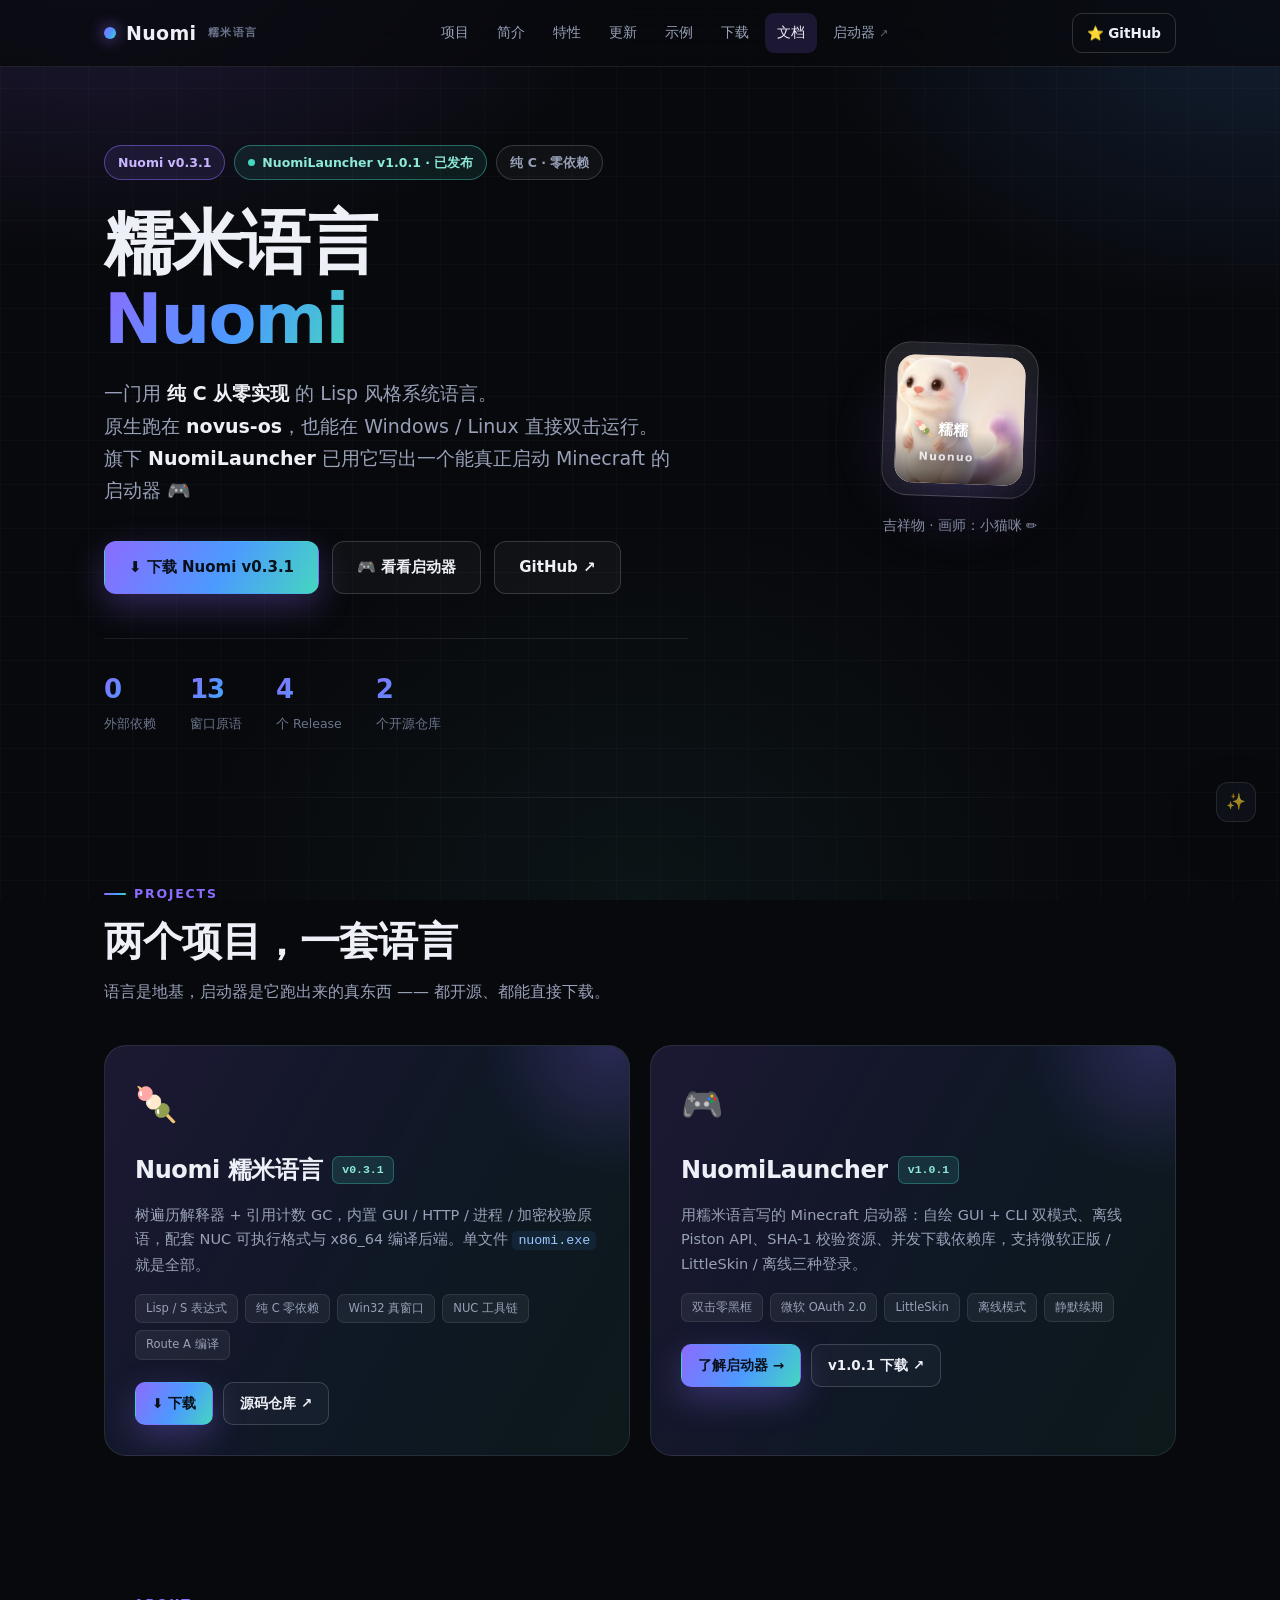
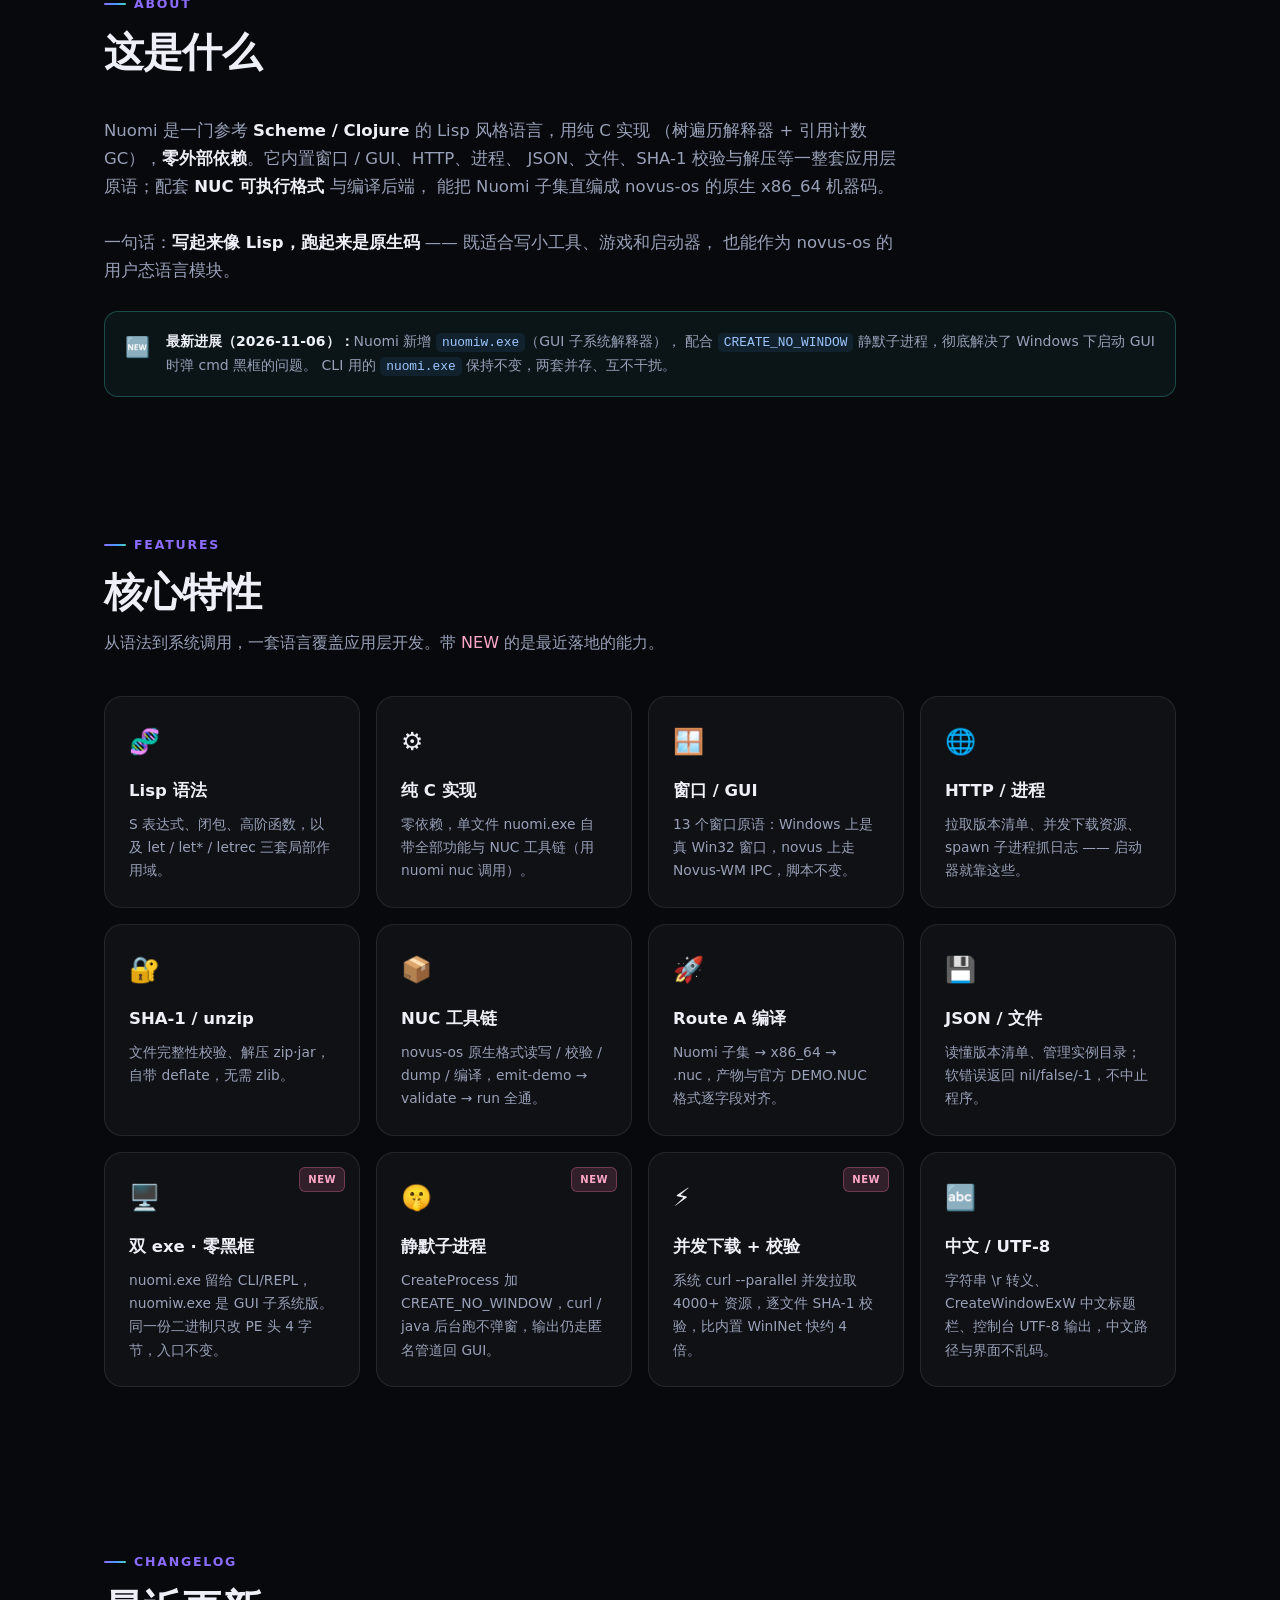
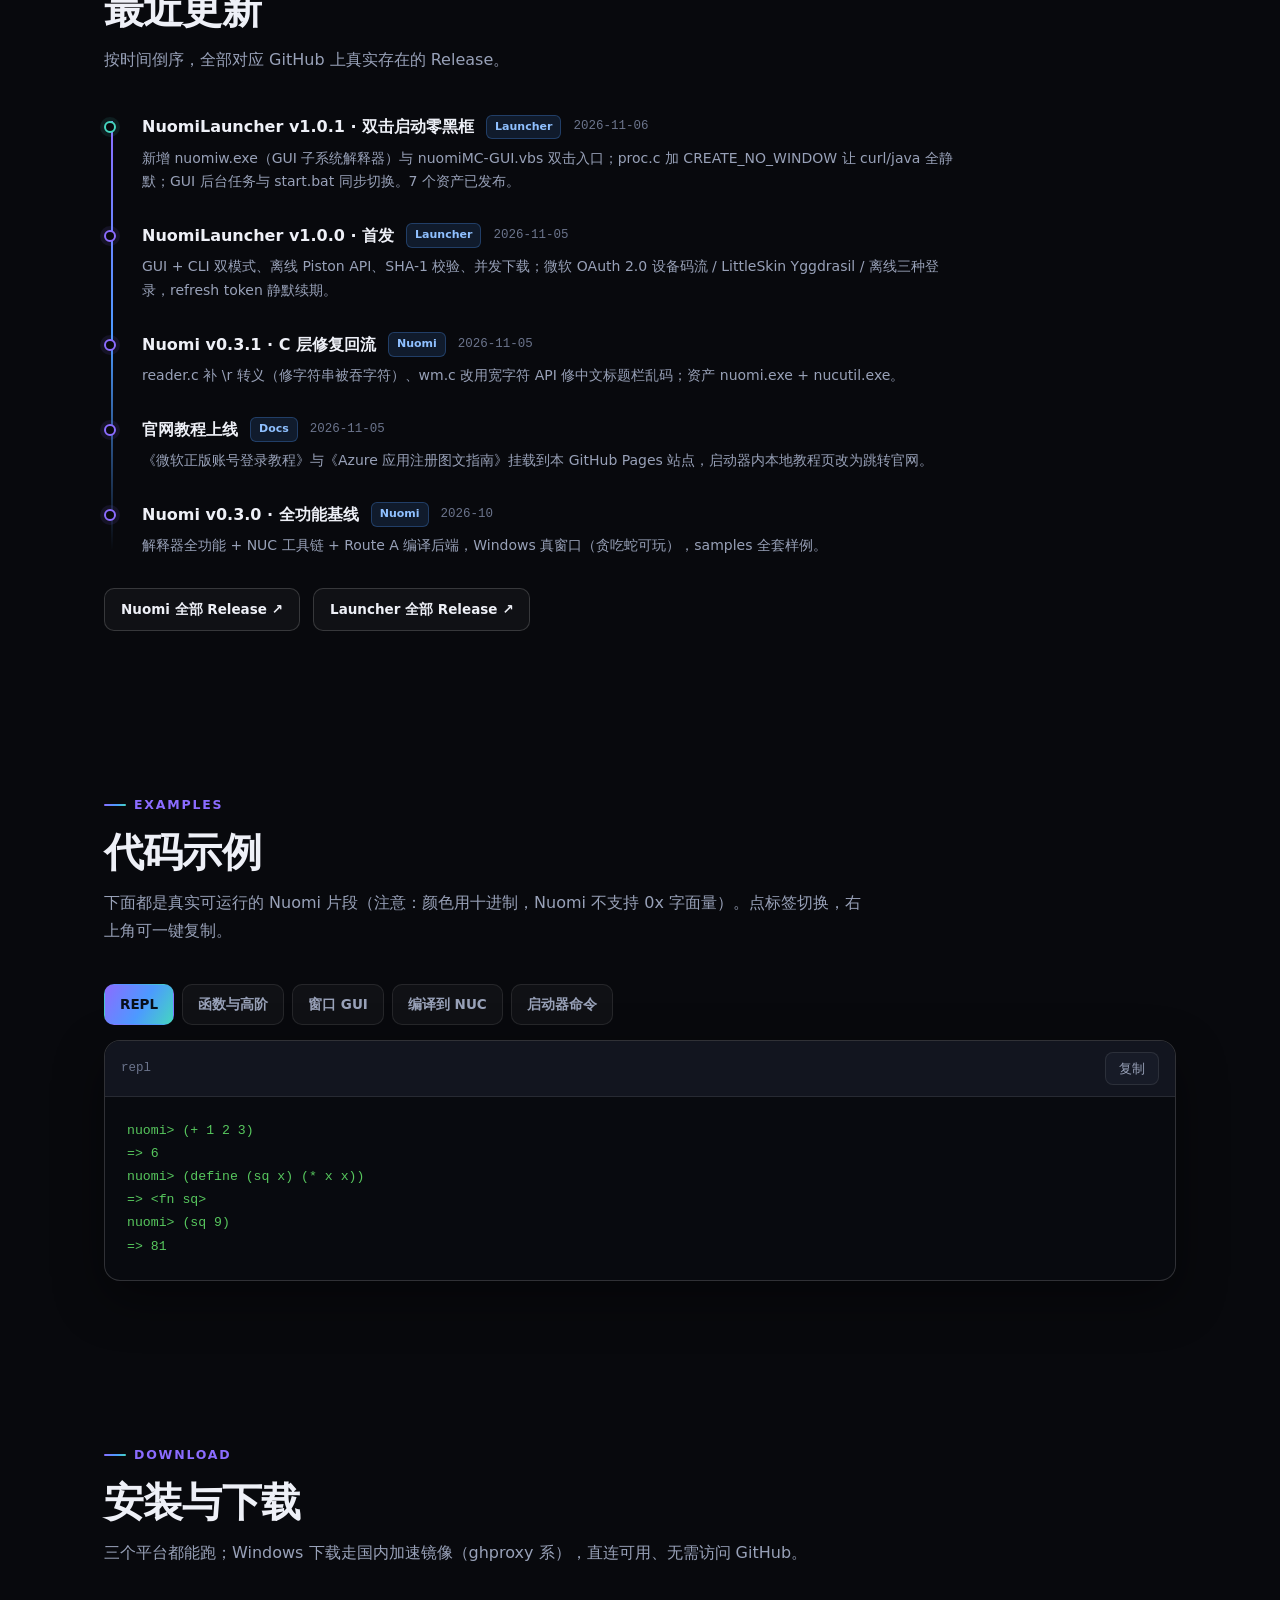
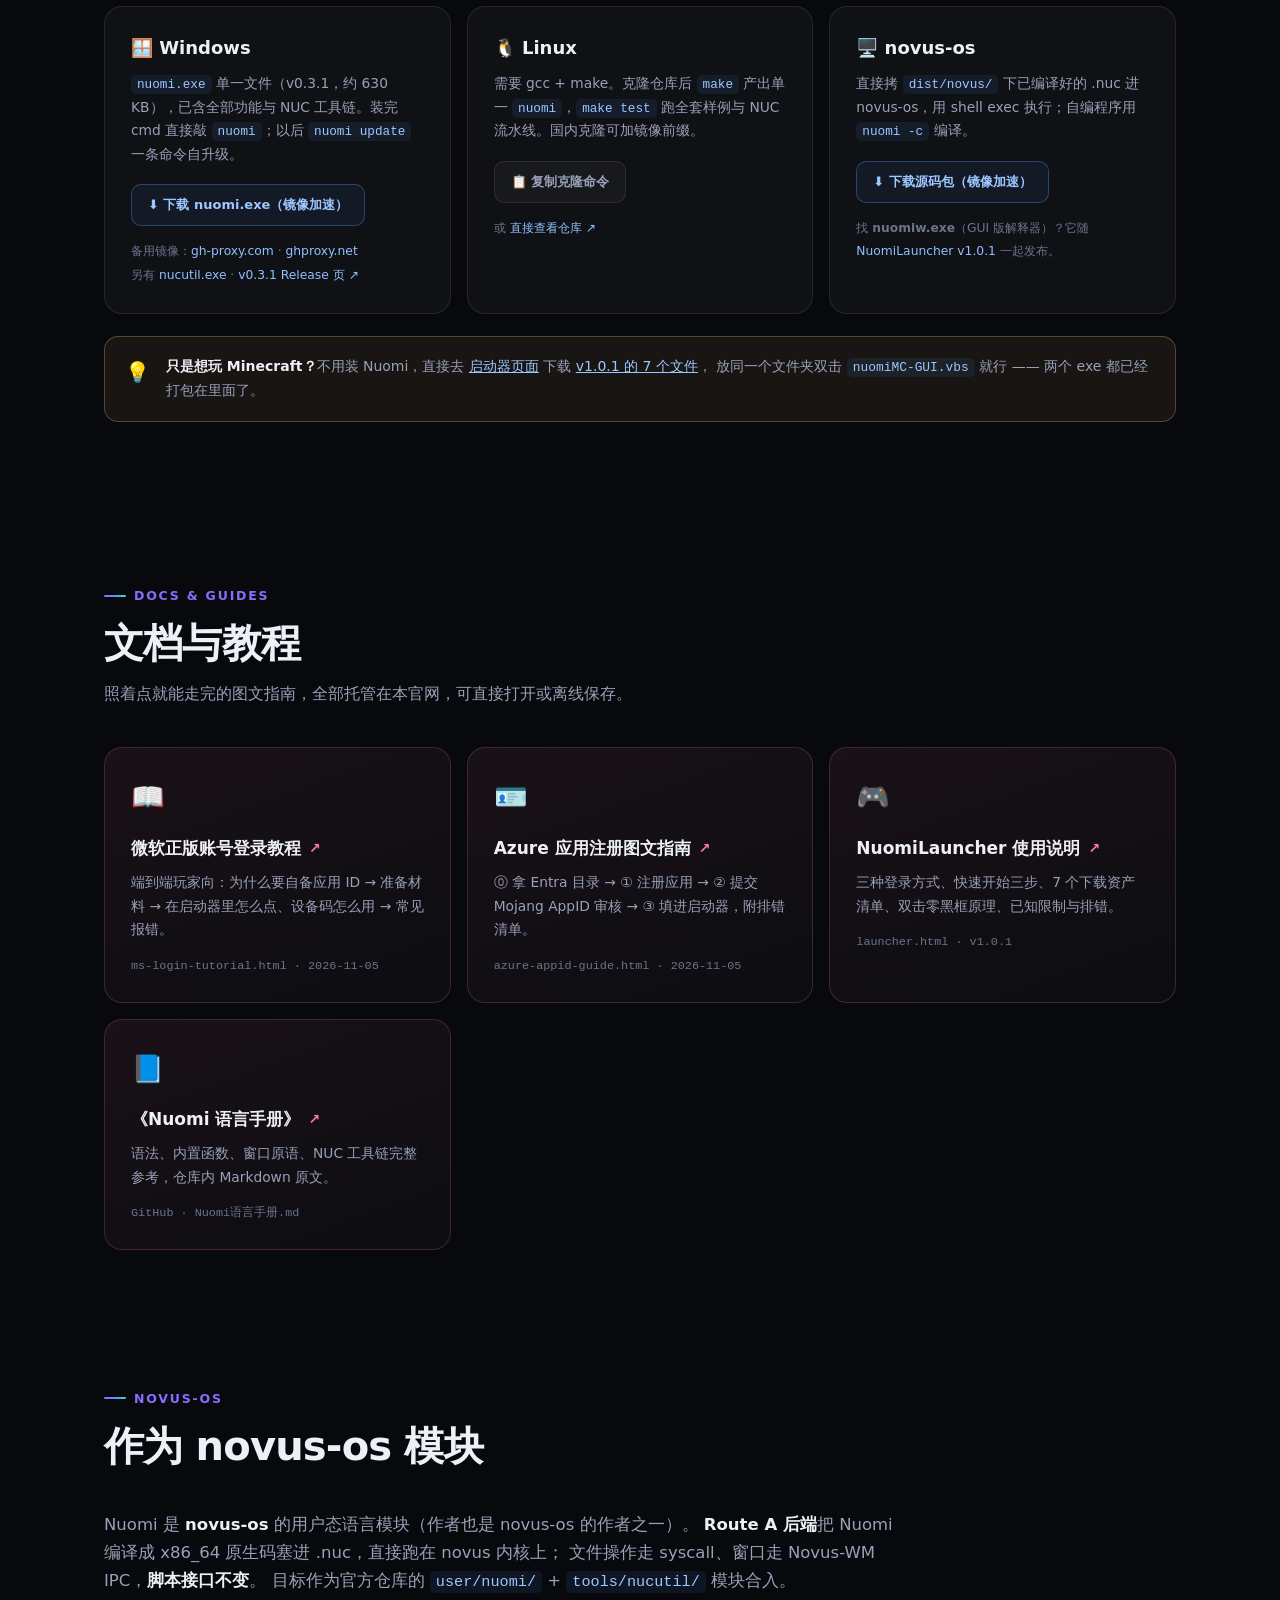
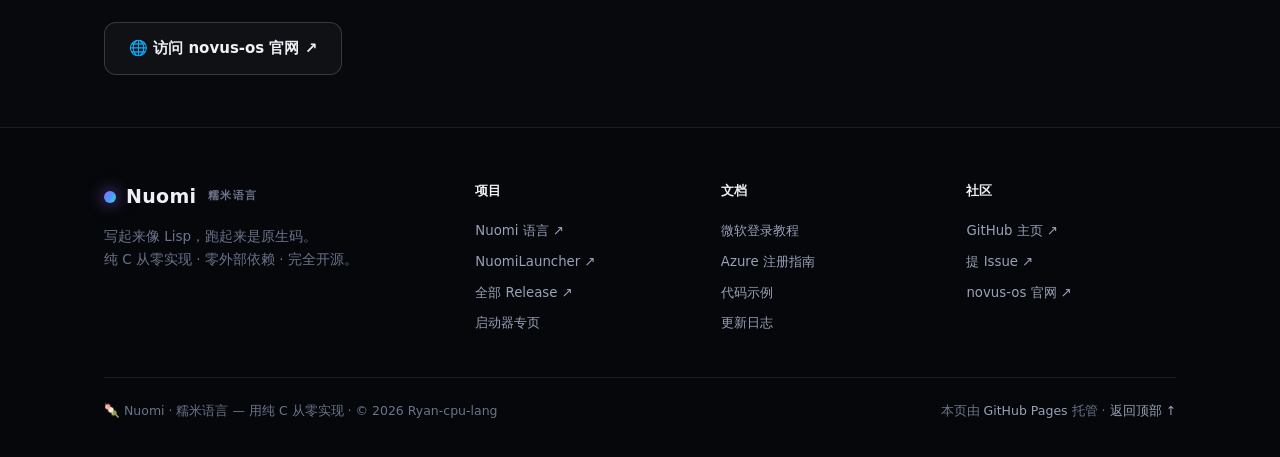
<file: index.html>
<!DOCTYPE html>
<html lang="zh-CN">
<head>
<meta charset="UTF-8">
<meta name="viewport" content="width=device-width, initial-scale=1">
<title>Nuomi · 糯米语言官网 — 纯 C 从零实现的 Lisp 风格系统语言 &amp; Minecraft 启动器</title>
<meta name="description" content="Nuomi 糯米语言：用纯 C 从零实现的 Lisp 风格系统语言，内置窗口/GUI、HTTP、进程、SHA-1、NUC 编译工具链。旗下 NuomiLauncher 是用糯米语言写的 Minecraft 启动器，支持微软正版 / LittleSkin / 离线登录。">
<meta name="theme-color" content="#08090d">
<meta name="author" content="Ryan-cpu-lang">
<meta property="og:type" content="website">
<meta property="og:title" content="Nuomi · 糯米语言官网">
<meta property="og:description" content="写起来像 Lisp，跑起来是原生码。纯 C 零依赖的语言 + 用糯米语言写的 Minecraft 启动器。">
<meta property="og:url" content="https://ryan-cpu-lang.github.io/">
<link rel="canonical" href="https://ryan-cpu-lang.github.io/">
<link rel="icon" type="image/svg+xml" href="assets/favicon.svg">
<link rel="stylesheet" href="assets/site.css?v=2">
<link rel="stylesheet" href="assets/fx.css?v=2">
</head>
<body>

<div id="progress" aria-hidden="true"></div>

<!-- ============ 导航 ============ -->
<nav class="nav" aria-label="主导航">
  <div class="wrap">
    <a class="brand" href="index.html"><span class="dot"></span>Nuomi<small>糯米语言</small></a>
    <div class="navlinks" id="navlinks">
      <a href="#projects">项目</a>
      <a href="#about">简介</a>
      <a href="#features">特性</a>
      <a href="#changelog">更新</a>
      <a href="#examples">示例</a>
      <a href="#download">下载</a>
      <a href="#docs">文档</a>
      <a href="launcher.html">启动器 <span class="ext">↗</span></a>
    </div>
    <a class="nav-gh" href="https://github.com/Ryan-cpu-lang" target="_blank" rel="noopener">⭐ GitHub</a>
    <button class="burger" id="burger" aria-controls="navlinks"><span></span><span></span><span></span></button>
  </div>
</nav>

<!-- ============ Hero ============ -->
<header class="hero">
  <div class="wrap hero-grid">
    <div>
      <div class="badge-row">
        <span class="chip hi">Nuomi v0.3.1</span>
        <span class="chip live"><span class="pulse"></span>NuomiLauncher v1.0.1 · 已发布</span>
        <span class="chip">纯 C · 零依赖</span>
      </div>
      <h1 class="hero-t">糯米语言<br><span class="grad-txt">Nuomi</span></h1>
      <p class="sub">一门用 <b>纯 C 从零实现</b> 的 Lisp 风格系统语言。<br>
        原生跑在 <b>novus-os</b>，也能在 Windows / Linux 直接双击运行。<br>
        旗下 <b>NuomiLauncher</b> 已用它写出一个能真正启动 Minecraft 的启动器 🎮</p>
      <div class="cta">
        <a class="btn pri" href="#download">⬇ 下载 Nuomi v0.3.1</a>
        <a class="btn sec" href="launcher.html">🎮 看看启动器</a>
        <a class="btn sec" href="https://github.com/Ryan-cpu-lang/Nuomi" target="_blank" rel="noopener">GitHub ↗</a>
      </div>
      <div class="stats">
        <div class="stat"><div class="n">0</div><div class="l">外部依赖</div></div>
        <div class="stat"><div class="n">13</div><div class="l">窗口原语</div></div>
        <div class="stat"><div class="n">4</div><div class="l">个 Release</div></div>
        <div class="stat"><div class="n">2</div><div class="l">个开源仓库</div></div>
      </div>
    </div>
    <div class="mascot">
      <div class="mascot-card">
        <div class="mascot-frame">
          <img src="assets/nuonuo.jpg" alt="Nuomi 糯米语言吉祥物「糯糯」" width="787" height="1058" loading="eager">
          <div class="mascot-tag">🍡 糯糯 <span>Nuonuo</span></div>
        </div>
      </div>
      <p class="mascot-cap">吉祥物 · 画师：小猫咪 ✏️</p>
    </div>
  </div>
</header>

<div class="wrap"><div class="hr"></div></div>

<!-- ============ 项目矩阵 ============ -->
<section id="projects">
  <div class="wrap">
    <div class="sec-head reveal">
      <div class="kicker">Projects</div>
      <h2>两个项目，一套语言</h2>
      <p>语言是地基，启动器是它跑出来的真东西 —— 都开源、都能直接下载。</p>
    </div>
    <div class="prod-grid">
      <article class="prod reveal">
        <div class="ico">🍡</div>
        <h3>Nuomi 糯米语言 <span class="ver">v0.3.1</span></h3>
        <p>树遍历解释器 + 引用计数 GC，内置 GUI / HTTP / 进程 / 加密校验原语，配套 NUC 可执行格式与 x86_64 编译后端。单文件 <code class="inl">nuomi.exe</code> 就是全部。</p>
        <div class="tags"><span class="tag">Lisp / S 表达式</span><span class="tag">纯 C 零依赖</span><span class="tag">Win32 真窗口</span><span class="tag">NUC 工具链</span><span class="tag">Route A 编译</span></div>
        <div class="prod-links">
          <a class="btn pri sm" href="#download">⬇ 下载</a>
          <a class="btn sec sm" href="https://github.com/Ryan-cpu-lang/Nuomi" target="_blank" rel="noopener">源码仓库 ↗</a>
        </div>
      </article>
      <article class="prod reveal">
        <div class="ico">🎮</div>
        <h3>NuomiLauncher <span class="ver">v1.0.1</span></h3>
        <p>用糯米语言写的 Minecraft 启动器：自绘 GUI + CLI 双模式、离线 Piston API、SHA-1 校验资源、并发下载依赖库，支持微软正版 / LittleSkin / 离线三种登录。</p>
        <div class="tags"><span class="tag">双击零黑框</span><span class="tag">微软 OAuth 2.0</span><span class="tag">LittleSkin</span><span class="tag">离线模式</span><span class="tag">静默续期</span></div>
        <div class="prod-links">
          <a class="btn pri sm" href="launcher.html">了解启动器 →</a>
          <a class="btn sec sm" href="https://github.com/Ryan-cpu-lang/NuomiLauncher/releases/tag/v1.0.1" target="_blank" rel="noopener">v1.0.1 下载 ↗</a>
        </div>
      </article>
    </div>
  </div>
</section>

<!-- ============ 简介 ============ -->
<section id="about" class="tight">
  <div class="wrap">
    <div class="sec-head reveal">
      <div class="kicker">About</div>
      <h2>这是什么</h2>
    </div>
    <p class="lead reveal">
      Nuomi 是一门参考 <b>Scheme / Clojure</b> 的 Lisp 风格语言，用纯 C 实现
      （树遍历解释器 + 引用计数 GC），<b>零外部依赖</b>。它内置窗口 / GUI、HTTP、进程、
      JSON、文件、SHA-1 校验与解压等一整套应用层原语；配套 <b>NUC 可执行格式</b> 与编译后端，
      能把 Nuomi 子集直编成 novus-os 的原生 x86_64 机器码。<br><br>
      一句话：<b>写起来像 Lisp，跑起来是原生码</b> —— 既适合写小工具、游戏和启动器，
      也能作为 novus-os 的用户态语言模块。
    </p>
    <div class="callout cyan reveal" style="margin-top:26px">
      <span class="ico">🆕</span>
      <div><b>最新进展（2026-11-06）：</b>Nuomi 新增 <code class="inl">nuomiw.exe</code>（GUI 子系统解释器），
      配合 <code class="inl">CREATE_NO_WINDOW</code> 静默子进程，彻底解决了 Windows 下启动 GUI 时弹 cmd 黑框的问题。
      CLI 用的 <code class="inl">nuomi.exe</code> 保持不变，两套并存、互不干扰。</div>
    </div>
  </div>
</section>

<!-- ============ 特性 ============ -->
<section id="features">
  <div class="wrap">
    <div class="sec-head reveal">
      <div class="kicker">Features</div>
      <h2>核心特性</h2>
      <p>从语法到系统调用，一套语言覆盖应用层开发。带 <span style="color:#ffa8c6">NEW</span> 的是最近落地的能力。</p>
    </div>
    <div class="grid">
      <div class="card reveal"><div class="ico">🧬</div><h3>Lisp 语法</h3><p>S 表达式、闭包、高阶函数，以及 let / let* / letrec 三套局部作用域。</p></div>
      <div class="card reveal"><div class="ico">⚙️</div><h3>纯 C 实现</h3><p>零依赖，单文件 nuomi.exe 自带全部功能与 NUC 工具链（用 nuomi nuc 调用）。</p></div>
      <div class="card reveal"><div class="ico">🪟</div><h3>窗口 / GUI</h3><p>13 个窗口原语：Windows 上是真 Win32 窗口，novus 上走 Novus-WM IPC，脚本不变。</p></div>
      <div class="card reveal"><div class="ico">🌐</div><h3>HTTP / 进程</h3><p>拉取版本清单、并发下载资源、spawn 子进程抓日志 —— 启动器就靠这些。</p></div>
      <div class="card reveal"><div class="ico">🔐</div><h3>SHA-1 / unzip</h3><p>文件完整性校验、解压 zip·jar，自带 deflate，无需 zlib。</p></div>
      <div class="card reveal"><div class="ico">📦</div><h3>NUC 工具链</h3><p>novus-os 原生格式读写 / 校验 / dump / 编译，emit-demo → validate → run 全通。</p></div>
      <div class="card reveal"><div class="ico">🚀</div><h3>Route A 编译</h3><p>Nuomi 子集 → x86_64 → .nuc，产物与官方 DEMO.NUC 格式逐字段对齐。</p></div>
      <div class="card reveal"><div class="ico">💾</div><h3>JSON / 文件</h3><p>读懂版本清单、管理实例目录；软错误返回 nil/false/-1，不中止程序。</p></div>
      <div class="card reveal"><span class="new">NEW</span><div class="ico">🖥️</div><h3>双 exe · 零黑框</h3><p>nuomi.exe 留给 CLI/REPL，nuomiw.exe 是 GUI 子系统版。同一份二进制只改 PE 头 4 字节，入口不变。</p></div>
      <div class="card reveal"><span class="new">NEW</span><div class="ico">🤫</div><h3>静默子进程</h3><p>CreateProcess 加 CREATE_NO_WINDOW，curl / java 后台跑不弹窗，输出仍走匿名管道回 GUI。</p></div>
      <div class="card reveal"><span class="new">NEW</span><div class="ico">⚡</div><h3>并发下载 + 校验</h3><p>系统 curl --parallel 并发拉取 4000+ 资源，逐文件 SHA-1 校验，比内置 WinINet 快约 4 倍。</p></div>
      <div class="card reveal"><div class="ico">🔤</div><h3>中文 / UTF-8</h3><p>字符串 \r 转义、CreateWindowExW 中文标题栏、控制台 UTF-8 输出，中文路径与界面不乱码。</p></div>
    </div>
  </div>
</section>

<!-- ============ 更新日志 ============ -->
<section id="changelog">
  <div class="wrap">
    <div class="sec-head reveal">
      <div class="kicker">Changelog</div>
      <h2>最近更新</h2>
      <p>按时间倒序，全部对应 GitHub 上真实存在的 Release。</p>
    </div>
    <div class="timeline reveal">
      <div class="tl-item cyan">
        <div class="tl-head"><b>NuomiLauncher v1.0.1 · 双击启动零黑框</b><span class="pill">Launcher</span><span class="tl-date">2026-11-06</span></div>
        <p>新增 nuomiw.exe（GUI 子系统解释器）与 nuomiMC-GUI.vbs 双击入口；proc.c 加 CREATE_NO_WINDOW 让 curl/java 全静默；GUI 后台任务与 start.bat 同步切换。7 个资产已发布。</p>
      </div>
      <div class="tl-item">
        <div class="tl-head"><b>NuomiLauncher v1.0.0 · 首发</b><span class="pill">Launcher</span><span class="tl-date">2026-11-05</span></div>
        <p>GUI + CLI 双模式、离线 Piston API、SHA-1 校验、并发下载；微软 OAuth 2.0 设备码流 / LittleSkin Yggdrasil / 离线三种登录，refresh token 静默续期。</p>
      </div>
      <div class="tl-item">
        <div class="tl-head"><b>Nuomi v0.3.1 · C 层修复回流</b><span class="pill">Nuomi</span><span class="tl-date">2026-11-05</span></div>
        <p>reader.c 补 \r 转义（修字符串被吞字符）、wm.c 改用宽字符 API 修中文标题栏乱码；资产 nuomi.exe + nucutil.exe。</p>
      </div>
      <div class="tl-item">
        <div class="tl-head"><b>官网教程上线</b><span class="pill">Docs</span><span class="tl-date">2026-11-05</span></div>
        <p>《微软正版账号登录教程》与《Azure 应用注册图文指南》挂载到本 GitHub Pages 站点，启动器内本地教程页改为跳转官网。</p>
      </div>
      <div class="tl-item">
        <div class="tl-head"><b>Nuomi v0.3.0 · 全功能基线</b><span class="pill">Nuomi</span><span class="tl-date">2026-10</span></div>
        <p>解释器全功能 + NUC 工具链 + Route A 编译后端，Windows 真窗口（贪吃蛇可玩），samples 全套样例。</p>
      </div>
    </div>
    <div style="margin-top:30px" class="reveal">
      <a class="btn sec sm" href="https://github.com/Ryan-cpu-lang/Nuomi/releases" target="_blank" rel="noopener">Nuomi 全部 Release ↗</a>
      <a class="btn sec sm" href="https://github.com/Ryan-cpu-lang/NuomiLauncher/releases" target="_blank" rel="noopener" style="margin-left:8px">Launcher 全部 Release ↗</a>
    </div>
  </div>
</section>

<!-- ============ 代码示例 ============ -->
<section id="examples">
  <div class="wrap">
    <div class="sec-head reveal">
      <div class="kicker">Examples</div>
      <h2>代码示例</h2>
      <p>下面都是真实可运行的 Nuomi 片段（注意：颜色用十进制，Nuomi 不支持 0x 字面量）。点标签切换，右上角可一键复制。</p>
    </div>
    <div class="reveal">
      <div class="tabs" id="tabs" role="tablist" aria-label="代码示例切换">
        <div class="tab active" data-t="0" role="tab" aria-selected="true">REPL</div>
        <div class="tab" data-t="1" role="tab" aria-selected="false">函数与高阶</div>
        <div class="tab" data-t="2" role="tab" aria-selected="false">窗口 GUI</div>
        <div class="tab" data-t="3" role="tab" aria-selected="false">编译到 NUC</div>
        <div class="tab" data-t="4" role="tab" aria-selected="false">启动器命令</div>
      </div>
      <div class="codewrap">
        <div class="bar"><span class="name" id="codename">repl</span><button class="copy" id="copybtn">复制</button></div>
        <pre><code class="lang-nuomi" data-name="repl">
nuomi&gt; (+ 1 2 3)
=&gt; 6
nuomi&gt; (define (sq x) (* x x))
=&gt; &lt;fn sq&gt;
nuomi&gt; (sq 9)
=&gt; 81</code></pre>
        <pre style="display:none"><code class="lang-nuomi" data-name="higher-order">
;; 给每个元素求平方
(define (sq x) (* x x))
(map sq [1 2 3 4])
;; =&gt; [1 4 9 16]

;; 过滤出偶数
(filter (lambda (n) (= 0 (% n 2))) [1 2 3 4 5 6])
;; =&gt; [2 4 6]

;; 局部作用域：并行绑定，不污染全局
(let ((a 1) (b 2))
  (+ a b))</code></pre>
        <pre style="display:none"><code class="lang-nuomi" data-name="window-gui">
;; 颜色用十进制：rgb(r,g,b) = r*65536 + g*256 + b
(define (rgb r g b) (+ (* r 65536) (* g 256) b))

(define ui (window-create 200 150 480 440 "Nuomi 窗口"))
(window-fill ui 0 0 480 440 (rgb 20 22 26))      ;; 背景
(window-text ui 40 66 2 "你好，糯米!" (rgb 255 255 255))
(window-invalidate ui)

;; 主循环里非阻塞取键：'up 'down 'left 'right 'esc ...
(window-event)</code></pre>
        <pre style="display:none"><code class="lang-nuomi" data-name="compile-to-nuc">
;; 宿主机：把 Nuomi 子集编译成 novus-os 原生可执行格式
nuomi -c program.nuomi -o program.nuc

;; NUC 工具链：生成 / 校验 / dump / 真机执行
nuomi nuc emit-demo demo.nuc
nuomi nuc validate demo.nuc
nuomi nuc run demo.nuc        ;; entry returned: 42 (0x2A)</code></pre>
        <pre style="display:none"><code class="lang-nuomi" data-name="launcher-cli">
;; NuomiLauncher —— 全部逻辑都在 .nuomi 脚本里
nuomiMC-GUI.vbs        ;; ★ 双击这个：零黑框开 GUI
start.bat gui          ;; 等价命令行入口
start.bat dry          ;; 只规划，打印 java 启动命令
start.bat download     ;; 下载 client.jar / 依赖库 / 原生库 / 资源包
start.bat launch       ;; 下载并启动 Minecraft

;; 想看日志时用 console 版，那个黑框是有意留的
nuomi.exe launcher.nuomi</code></pre>
      </div>
    </div>
  </div>
</section>

<!-- ============ 下载 ============ -->
<section id="download">
  <div class="wrap">
    <div class="sec-head reveal">
      <div class="kicker">Download</div>
      <h2>安装与下载</h2>
      <p>三个平台都能跑；Windows 下载走国内加速镜像（ghproxy 系），直连可用、无需访问 GitHub。</p>
    </div>
    <div class="dl-grid">
      <div class="dl reveal">
        <h3>🪟 Windows</h3>
        <p><code class="inl">nuomi.exe</code> 单一文件（v0.3.1，约 630 KB），已含全部功能与 NUC 工具链。装完 cmd 直接敲 <code class="inl">nuomi</code>；以后 <code class="inl">nuomi update</code> 一条命令自升级。</p>
        <a class="mini" href="https://ghfast.top/https://github.com/Ryan-cpu-lang/Nuomi/releases/latest/download/nuomi.exe">⬇ 下载 nuomi.exe（镜像加速）</a>
        <div class="alt">
          备用镜像：<a href="https://gh-proxy.com/https://github.com/Ryan-cpu-lang/Nuomi/releases/latest/download/nuomi.exe">gh-proxy.com</a> · <a href="https://ghproxy.net/https://github.com/Ryan-cpu-lang/Nuomi/releases/latest/download/nuomi.exe">ghproxy.net</a><br>
          另有 <a href="https://ghfast.top/https://github.com/Ryan-cpu-lang/Nuomi/releases/latest/download/nucutil.exe">nucutil.exe</a> · <a href="https://github.com/Ryan-cpu-lang/Nuomi/releases/tag/v0.3.1" target="_blank" rel="noopener">v0.3.1 Release 页 ↗</a>
        </div>
      </div>
      <div class="dl reveal">
        <h3>🐧 Linux</h3>
        <p>需要 gcc + make。克隆仓库后 <code class="inl">make</code> 产出单一 <code class="inl">nuomi</code>，<code class="inl">make test</code> 跑全套样例与 NUC 流水线。国内克隆可加镜像前缀。</p>
        <a class="mini ghost" data-copy="git clone https://ghfast.top/https://github.com/Ryan-cpu-lang/Nuomi.git" style="cursor:pointer">📋 复制克隆命令</a>
        <div class="alt">或 <a href="https://github.com/Ryan-cpu-lang/Nuomi" target="_blank" rel="noopener">直接查看仓库 ↗</a></div>
      </div>
      <div class="dl reveal">
        <h3>🖥️ novus-os</h3>
        <p>直接拷 <code class="inl">dist/novus/</code> 下已编译好的 .nuc 进 novus-os，用 shell exec 执行；自编程序用 <code class="inl">nuomi -c</code> 编译。</p>
        <a class="mini" href="https://ghfast.top/https://github.com/Ryan-cpu-lang/Nuomi/archive/refs/heads/main.zip">⬇ 下载源码包（镜像加速）</a>
        <div class="alt">找 <b>nuomiw.exe</b>（GUI 版解释器）？它随 <a href="launcher.html">NuomiLauncher v1.0.1</a> 一起发布。</div>
      </div>
    </div>
    <div class="callout reveal" style="margin-top:22px">
      <span class="ico">💡</span>
      <div><b>只是想玩 Minecraft？</b>不用装 Nuomi，直接去 <a href="launcher.html" style="color:#9cc7ff;text-decoration:underline">启动器页面</a> 下载
      <a href="https://github.com/Ryan-cpu-lang/NuomiLauncher/releases/tag/v1.0.1" target="_blank" rel="noopener" style="color:#9cc7ff;text-decoration:underline">v1.0.1 的 7 个文件</a>，
      放同一个文件夹双击 <code class="inl">nuomiMC-GUI.vbs</code> 就行 —— 两个 exe 都已经打包在里面了。</div>
    </div>
  </div>
</section>

<!-- ============ 文档 ============ -->
<section id="docs">
  <div class="wrap">
    <div class="sec-head reveal">
      <div class="kicker">Docs &amp; Guides</div>
      <h2>文档与教程</h2>
      <p>照着点就能走完的图文指南，全部托管在本官网，可直接打开或离线保存。</p>
    </div>
    <div class="doc-grid">
      <a class="doc reveal" href="ms-login-tutorial.html">
        <div class="ico">📖</div>
        <h3>微软正版账号登录教程 <span class="arrow">↗</span></h3>
        <p>端到端玩家向：为什么要自备应用 ID → 准备材料 → 在启动器里怎么点、设备码怎么用 → 常见报错。</p>
        <div class="meta">ms-login-tutorial.html · 2026-11-05</div>
      </a>
      <a class="doc reveal" href="azure-appid-guide.html">
        <div class="ico">🪪</div>
        <h3>Azure 应用注册图文指南 <span class="arrow">↗</span></h3>
        <p>⓪ 拿 Entra 目录 → ① 注册应用 → ② 提交 Mojang AppID 审核 → ③ 填进启动器，附排错清单。</p>
        <div class="meta">azure-appid-guide.html · 2026-11-05</div>
      </a>
      <a class="doc reveal" href="launcher.html">
        <div class="ico">🎮</div>
        <h3>NuomiLauncher 使用说明 <span class="arrow">↗</span></h3>
        <p>三种登录方式、快速开始三步、7 个下载资产清单、双击零黑框原理、已知限制与排错。</p>
        <div class="meta">launcher.html · v1.0.1</div>
      </a>
      <a class="doc reveal" href="https://github.com/Ryan-cpu-lang/Nuomi/blob/main/Nuomi%E8%AF%AD%E8%A8%80%E6%89%8B%E5%86%8C.md" target="_blank" rel="noopener">
        <div class="ico">📘</div>
        <h3>《Nuomi 语言手册》 <span class="arrow">↗</span></h3>
        <p>语法、内置函数、窗口原语、NUC 工具链完整参考，仓库内 Markdown 原文。</p>
        <div class="meta">GitHub · Nuomi语言手册.md</div>
      </a>
    </div>
  </div>
</section>

<!-- ============ novus-os ============ -->
<section id="novus" class="tight">
  <div class="wrap">
    <div class="sec-head reveal">
      <div class="kicker">novus-os</div>
      <h2>作为 novus-os 模块</h2>
    </div>
    <p class="lead reveal">
      Nuomi 是 <b>novus-os</b> 的用户态语言模块（作者也是 novus-os 的作者之一）。
      <b>Route A 后端</b>把 Nuomi 编译成 x86_64 原生码塞进 .nuc，直接跑在 novus 内核上；
      文件操作走 syscall、窗口走 Novus-WM IPC，<b>脚本接口不变</b>。
      目标作为官方仓库的 <code class="inl">user/nuomi/</code> + <code class="inl">tools/nucutil/</code> 模块合入。
    </p>
    <div style="margin-top:26px" class="reveal">
      <a class="btn sec" href="https://www.novus-os.ryzn.pro/index.php" target="_blank" rel="noopener">🌐 访问 novus-os 官网 ↗</a>
    </div>
  </div>
</section>

<!-- ============ Footer ============ -->
<footer>
  <div class="wrap">
    <div class="foot-grid">
      <div class="foot-brand">
        <a class="brand" href="index.html"><span class="dot"></span>Nuomi<small>糯米语言</small></a>
        <p>写起来像 Lisp，跑起来是原生码。<br>纯 C 从零实现 · 零外部依赖 · 完全开源。</p>
      </div>
      <div class="foot-col">
        <h4>项目</h4>
        <a href="https://github.com/Ryan-cpu-lang/Nuomi" target="_blank" rel="noopener">Nuomi 语言 ↗</a>
        <a href="https://github.com/Ryan-cpu-lang/NuomiLauncher" target="_blank" rel="noopener">NuomiLauncher ↗</a>
        <a href="https://github.com/Ryan-cpu-lang/Nuomi/releases" target="_blank" rel="noopener">全部 Release ↗</a>
        <a href="launcher.html">启动器专页</a>
      </div>
      <div class="foot-col">
        <h4>文档</h4>
        <a href="ms-login-tutorial.html">微软登录教程</a>
        <a href="azure-appid-guide.html">Azure 注册指南</a>
        <a href="#examples">代码示例</a>
        <a href="#changelog">更新日志</a>
      </div>
      <div class="foot-col">
        <h4>社区</h4>
        <a href="https://github.com/Ryan-cpu-lang" target="_blank" rel="noopener">GitHub 主页 ↗</a>
        <a href="https://github.com/Ryan-cpu-lang/Nuomi/issues" target="_blank" rel="noopener">提 Issue ↗</a>
        <a href="https://www.novus-os.ryzn.pro/index.php" target="_blank" rel="noopener">novus-os 官网 ↗</a>
      </div>
    </div>
    <div class="foot-bottom">
      <span>🍡 Nuomi · 糯米语言 — 用纯 C 从零实现 · © 2026 Ryan-cpu-lang</span>
      <span>本页由 <a href="https://pages.github.com/" target="_blank" rel="noopener">GitHub Pages</a> 托管 · <a href="index.html">返回顶部 ↑</a></span>
    </div>
  </div>
</footer>

<button id="top" aria-label="回到顶部">↑</button>
<script src="assets/site.js"></script>
<script src="assets/fx.js?v=2"></script>
</body>
</html>
</file>
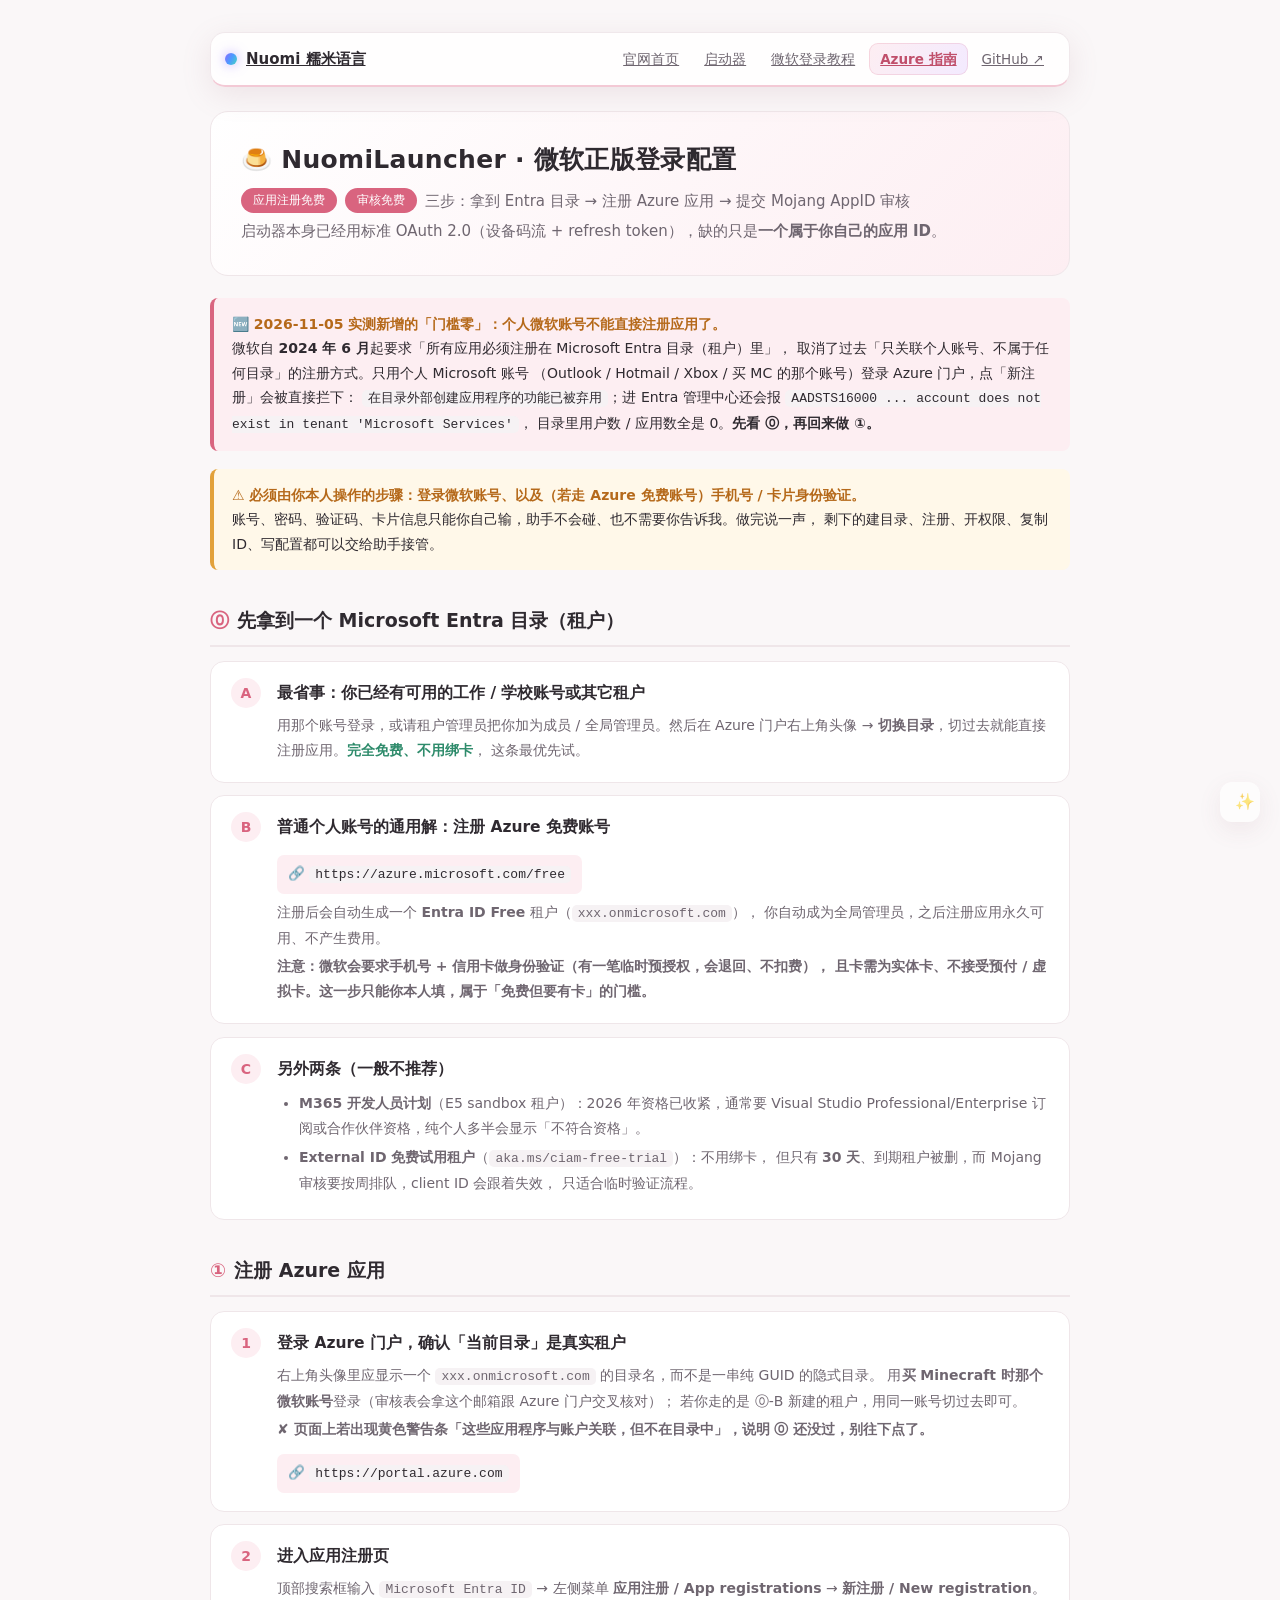
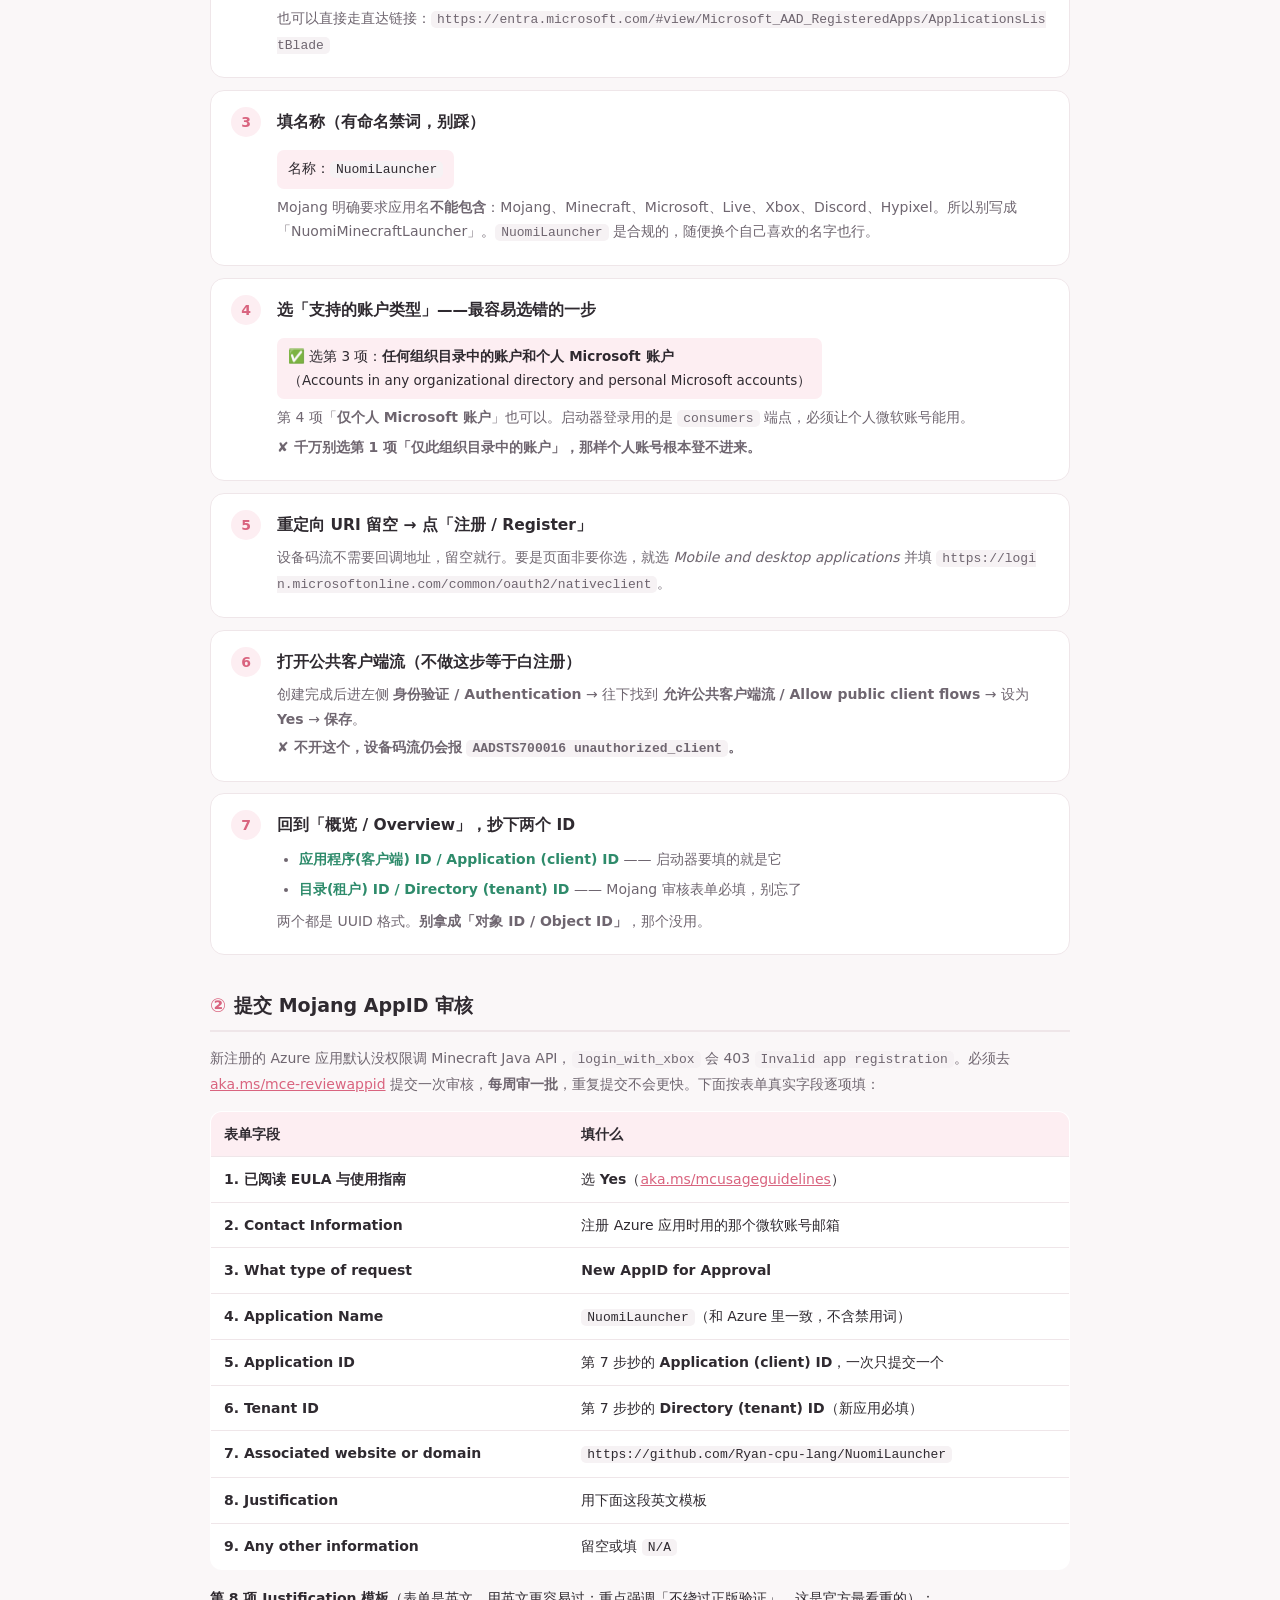
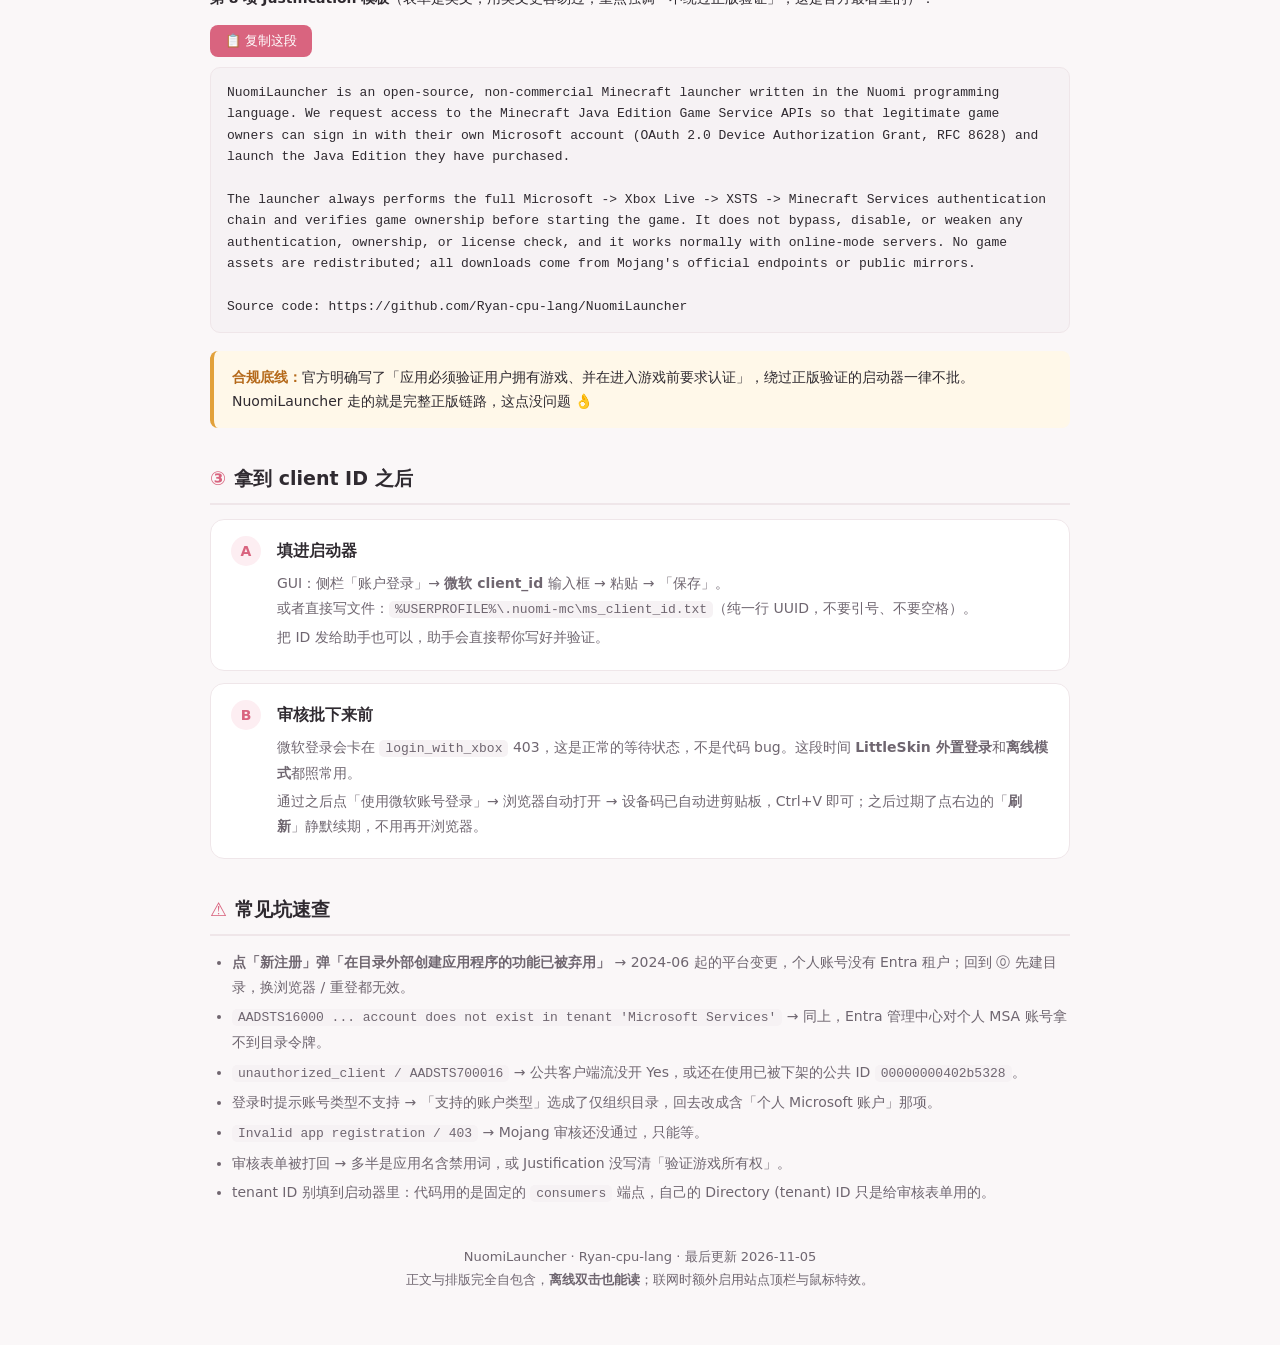
<file: azure-appid-guide.html>
<!DOCTYPE html>
<html lang="zh-CN">
<head>
<meta charset="UTF-8">
<meta name="viewport" content="width=device-width, initial-scale=1">
<title>NuomiLauncher · 微软正版登录配置指南</title>
<style>
  :root{
    --bg:#faf7f8; --card:#ffffff; --ink:#2f2a30; --sub:#6f6670;
    --pink:#d9647f; --pink-soft:#fdeef2; --line:#efe6e9;
    --ok:#2e8b6b; --warn:#b5691a; --code:#f6f2f4;
  }
  *{box-sizing:border-box}
  body{margin:0;padding:32px 18px 80px;background:var(--bg);color:var(--ink);
       font-family:"Microsoft YaHei","PingFang SC","Segoe UI",system-ui,sans-serif;
       line-height:1.75;font-size:15px}
  .wrap{max-width:860px;margin:0 auto}
  header{background:linear-gradient(135deg,#fff 0%,var(--pink-soft) 100%);
         border:1px solid var(--line);border-radius:18px;padding:26px 30px;margin-bottom:22px}
  h1{margin:0 0 6px;font-size:25px;letter-spacing:.3px}
  header p{margin:4px 0;color:var(--sub)}
  .badge{display:inline-block;background:var(--pink);color:#fff;border-radius:20px;
         padding:2px 12px;font-size:12px;margin-right:8px;vertical-align:2px}
  .notice{background:#fff8e9;border-left:4px solid #e2a13a;border-radius:8px;
          padding:14px 18px;margin:18px 0;font-size:14px}
  .notice b{color:var(--warn)}
  h2{font-size:19px;margin:34px 0 14px;padding-bottom:8px;border-bottom:2px solid var(--line)}
  h2 span{color:var(--pink);margin-right:8px}
  .step{display:flex;gap:16px;background:var(--card);border:1px solid var(--line);
        border-radius:14px;padding:16px 20px;margin-bottom:12px}
  .num{flex:0 0 30px;height:30px;border-radius:50%;background:var(--pink-soft);
       color:var(--pink);font-weight:700;text-align:center;line-height:30px;font-size:14px}
  .step .body{flex:1;min-width:0}
  .step h3{margin:2px 0 6px;font-size:15.5px}
  .step p{margin:4px 0;color:var(--sub);font-size:14px}
  .fill{background:var(--pink-soft);border-radius:7px;padding:7px 11px;margin:8px 0 2px;
        font-size:13.5px;display:inline-block}
  code,.mono{font-family:Consolas,"Cascadia Code",monospace;background:var(--code);
       padding:1px 6px;border-radius:5px;font-size:13px;word-break:break-all}
  pre{background:var(--code);border:1px solid var(--line);border-radius:10px;
      padding:14px 16px;white-space:pre-wrap;word-wrap:break-word;font-size:13px;
      font-family:Consolas,"Cascadia Code",monospace;line-height:1.65;margin:10px 0}
  table{width:100%;border-collapse:collapse;background:var(--card);
        border:1px solid var(--line);border-radius:12px;overflow:hidden;font-size:14px}
  th,td{padding:10px 13px;text-align:left;border-bottom:1px solid var(--line);vertical-align:top}
  th{background:var(--pink-soft);font-weight:600;white-space:nowrap}
  tr:last-child td{border-bottom:none}
  td:first-child{white-space:nowrap;font-weight:600}
  ul{margin:8px 0;padding-left:22px;color:var(--sub);font-size:14px}
  li{margin:5px 0}
  .ok{color:var(--ok);font-weight:600}
  .warn{color:var(--warn);font-weight:600}
  button{background:var(--pink);color:#fff;border:0;border-radius:8px;padding:7px 15px;
         cursor:pointer;font-size:13px;font-family:inherit}
  button:hover{opacity:.88}
  a{color:var(--pink)}
  footer{margin-top:40px;color:var(--sub);font-size:13px;text-align:center}
  @media(max-width:600px){.step{padding:13px 14px}header{padding:20px}th,td{padding:8px}}
  h2{scroll-margin-top:92px}
</style>
<link rel="icon" type="image/svg+xml" href="assets/favicon.svg">
<link rel="stylesheet" href="assets/sitebar.css?v=2">
<link rel="stylesheet" href="assets/fx.css?v=2">
</head>
<body class="fx-light">
<div class="wrap">
<div class="sitebar">
  <a class="sb-brand" href="index.html"><span class="dot"></span>Nuomi 糯米语言</a>
  <div class="sb-links">
    <a href="index.html">官网首页</a>
    <a href="launcher.html">启动器</a>
    <a href="ms-login-tutorial.html">微软登录教程</a>
    <a href="azure-appid-guide.html" class="cur">Azure 指南</a>
    <a href="https://github.com/Ryan-cpu-lang/NuomiLauncher" target="_blank" rel="noopener">GitHub ↗</a>
  </div>
</div>


<header data-fx-par>
  <h1>🍮 NuomiLauncher · 微软正版登录配置</h1>
  <p><span class="badge">应用注册免费</span><span class="badge">审核免费</span>三步：拿到 Entra 目录 → 注册 Azure 应用 → 提交 Mojang AppID 审核</p>
  <p>启动器本身已经用标准 OAuth 2.0（设备码流 + refresh token），缺的只是<strong>一个属于你自己的应用 ID</strong>。</p>
</header>

<div class="notice" style="background:#fdeef2;border-left-color:var(--pink)">
  <b>🆕 2026-11-05 实测新增的「门槛零」：个人微软账号不能直接注册应用了。</b><br>
  微软自 <strong>2024 年 6 月</strong>起要求「所有应用必须注册在 Microsoft Entra 目录（租户）里」，
  取消了过去「只关联个人账号、不属于任何目录」的注册方式。只用个人 Microsoft 账号
  （Outlook / Hotmail / Xbox / 买 MC 的那个账号）登录 Azure 门户，点「新注册」会被直接拦下：
  <code>在目录外部创建应用程序的功能已被弃用</code>；进 Entra 管理中心还会报
  <code>AADSTS16000 ... account does not exist in tenant 'Microsoft Services'</code>，
  目录里用户数 / 应用数全是 0。<strong>先看 ⓪，再回来做 ①。</strong>
</div>

<div class="notice">
  <b>⚠️ 必须由你本人操作的步骤：登录微软账号、以及（若走 Azure 免费账号）手机号 / 卡片身份验证。</b><br>
  账号、密码、验证码、卡片信息只能你自己输，助手不会碰、也不需要你告诉我。做完说一声，
  剩下的建目录、注册、开权限、复制 ID、写配置都可以交给助手接管。
</div>

<h2 id="s0"><span>⓪</span>先拿到一个 Microsoft Entra 目录（租户）</h2>

<div class="step"><div class="num">A</div><div class="body">
  <h3>最省事：你已经有可用的工作 / 学校账号或其它租户</h3>
  <p>用那个账号登录，或请租户管理员把你加为成员 / 全局管理员。然后在 Azure 门户右上角头像 →
  <strong>切换目录</strong>，切过去就能直接注册应用。<span class="ok">完全免费、不用绑卡</span>，
  这条最优先试。</p>
</div></div>

<div class="step"><div class="num">B</div><div class="body">
  <h3>普通个人账号的通用解：注册 Azure 免费账号</h3>
  <div class="fill">🔗 <code>https://azure.microsoft.com/free</code></div>
  <p>注册后会自动生成一个 <strong>Entra ID Free</strong> 租户（<code>xxx.onmicrosoft.com</code>），
  你自动成为全局管理员，之后注册应用永久可用、不产生费用。</p>
  <p class="warn">注意：微软会要求<strong>手机号 + 信用卡做身份验证</strong>（有一笔临时预授权，会退回、不扣费），
  且卡需为实体卡、不接受预付 / 虚拟卡。这一步只能你本人填，属于「免费但要有卡」的门槛。</p>
</div></div>

<div class="step"><div class="num">C</div><div class="body">
  <h3>另外两条（一般不推荐）</h3>
  <ul>
    <li><strong>M365 开发人员计划</strong>（E5 sandbox 租户）：2026 年资格已收紧，通常要
      Visual Studio Professional/Enterprise 订阅或合作伙伴资格，纯个人多半会显示「不符合资格」。</li>
    <li><strong>External ID 免费试用租户</strong>（<code>aka.ms/ciam-free-trial</code>）：不用绑卡，
      但只有 <strong>30 天</strong>、到期租户被删，而 Mojang 审核要按周排队，client ID 会跟着失效，
      只适合临时验证流程。</li>
  </ul>
</div></div>

<h2 id="s1"><span>①</span>注册 Azure 应用</h2>

<div class="step"><div class="num">1</div><div class="body">
  <h3>登录 Azure 门户，确认「当前目录」是真实租户</h3>
  <p>右上角头像里应显示一个 <code>xxx.onmicrosoft.com</code> 的目录名，而不是一串纯 GUID 的隐式目录。
  用<strong>买 Minecraft 时那个微软账号</strong>登录（审核表会拿这个邮箱跟 Azure 门户交叉核对）；
  若你走的是 ⓪-B 新建的租户，用同一账号切过去即可。</p>
  <p class="warn">✘ 页面上若出现黄色警告条「这些应用程序与账户关联，但不在目录中」，说明 ⓪ 还没过，别往下点了。</p>
  <div class="fill">🔗 <code>https://portal.azure.com</code></div>
</div></div>

<div class="step"><div class="num">2</div><div class="body">
  <h3>进入应用注册页</h3>
  <p>顶部搜索框输入 <code>Microsoft Entra ID</code> → 左侧菜单 <strong>应用注册 / App registrations</strong> → <strong>新注册 / New registration</strong>。</p>
  <p>也可以直接走直达链接：<code>https://entra.microsoft.com/#view/Microsoft_AAD_RegisteredApps/ApplicationsListBlade</code></p>
</div></div>

<div class="step"><div class="num">3</div><div class="body">
  <h3>填名称（有命名禁词，别踩）</h3>
  <div class="fill">名称：<code>NuomiLauncher</code></div>
  <p>Mojang 明确要求应用名<strong>不能包含</strong>：Mojang、Minecraft、Microsoft、Live、Xbox、Discord、Hypixel。所以别写成「NuomiMinecraftLauncher」。<code>NuomiLauncher</code> 是合规的，随便换个自己喜欢的名字也行。</p>
</div></div>

<div class="step"><div class="num">4</div><div class="body">
  <h3>选「支持的账户类型」——最容易选错的一步</h3>
  <div class="fill">✅ 选第 3 项：<strong>任何组织目录中的账户和个人 Microsoft 账户</strong><br>（Accounts in any organizational directory and personal Microsoft accounts）</div>
  <p>第 4 项「<strong>仅个人 Microsoft 账户</strong>」也可以。启动器登录用的是 <code>consumers</code> 端点，必须让个人微软账号能用。</p>
  <p class="warn">✘ 千万别选第 1 项「仅此组织目录中的账户」，那样个人账号根本登不进来。</p>
</div></div>

<div class="step"><div class="num">5</div><div class="body">
  <h3>重定向 URI 留空 → 点「注册 / Register」</h3>
  <p>设备码流不需要回调地址，留空就行。要是页面非要你选，就选 <em>Mobile and desktop applications</em> 并填 <code>https://login.microsoftonline.com/common/oauth2/nativeclient</code>。</p>
</div></div>

<div class="step"><div class="num">6</div><div class="body">
  <h3>打开公共客户端流（不做这步等于白注册）</h3>
  <p>创建完成后进左侧 <strong>身份验证 / Authentication</strong> → 往下找到 <strong>允许公共客户端流 / Allow public client flows</strong> → 设为 <strong>Yes</strong> → <strong>保存</strong>。</p>
  <p class="warn">✘ 不开这个，设备码流仍会报 <code>AADSTS700016 unauthorized_client</code>。</p>
</div></div>

<div class="step"><div class="num">7</div><div class="body">
  <h3>回到「概览 / Overview」，抄下两个 ID</h3>
  <ul>
    <li><span class="ok">应用程序(客户端) ID / Application (client) ID</span> —— 启动器要填的就是它</li>
    <li><span class="ok">目录(租户) ID / Directory (tenant) ID</span> —— Mojang 审核表单必填，别忘了</li>
  </ul>
  <p>两个都是 UUID 格式。<strong>别拿成「对象 ID / Object ID」</strong>，那个没用。</p>
</div></div>

<h2 id="s2"><span>②</span>提交 Mojang AppID 审核</h2>

<p style="color:var(--sub);font-size:14px">新注册的 Azure 应用默认没权限调 Minecraft Java API，<code>login_with_xbox</code> 会 403 <code>Invalid app registration</code>。必须去
<a href="https://aka.ms/mce-reviewappid" target="_blank">aka.ms/mce-reviewappid</a> 提交一次审核，<strong>每周审一批</strong>，重复提交不会更快。下面按表单真实字段逐项填：</p>

<table>
<tr><th>表单字段</th><th>填什么</th></tr>
<tr><td>1. 已阅读 EULA 与使用指南</td><td>选 <strong>Yes</strong>（<a href="http://aka.ms/mcusageguidelines" target="_blank">aka.ms/mcusageguidelines</a>）</td></tr>
<tr><td>2. Contact Information</td><td>注册 Azure 应用时用的那个微软账号邮箱</td></tr>
<tr><td>3. What type of request</td><td><strong>New AppID for Approval</strong></td></tr>
<tr><td>4. Application Name</td><td><code>NuomiLauncher</code>（和 Azure 里一致，不含禁用词）</td></tr>
<tr><td>5. Application ID</td><td>第 7 步抄的 <strong>Application (client) ID</strong>，一次只提交一个</td></tr>
<tr><td>6. Tenant ID</td><td>第 7 步抄的 <strong>Directory (tenant) ID</strong>（新应用必填）</td></tr>
<tr><td>7. Associated website or domain</td><td><code>https://github.com/Ryan-cpu-lang/NuomiLauncher</code></td></tr>
<tr><td>8. Justification</td><td>用下面这段英文模板</td></tr>
<tr><td>9. Any other information</td><td>留空或填 <code>N/A</code></td></tr>
</table>

<p style="margin-top:16px;font-size:14px"><strong>第 8 项 Justification 模板</strong>（表单是英文，用英文更容易过；重点强调「不绕过正版验证」，这是官方最看重的）：</p>
<button data-fx-btn onclick="copyText()">📋 复制这段</button>
<pre id="just">NuomiLauncher is an open-source, non-commercial Minecraft launcher written in the Nuomi programming language. We request access to the Minecraft Java Edition Game Service APIs so that legitimate game owners can sign in with their own Microsoft account (OAuth 2.0 Device Authorization Grant, RFC 8628) and launch the Java Edition they have purchased.

The launcher always performs the full Microsoft -> Xbox Live -> XSTS -> Minecraft Services authentication chain and verifies game ownership before starting the game. It does not bypass, disable, or weaken any authentication, ownership, or license check, and it works normally with online-mode servers. No game assets are redistributed; all downloads come from Mojang's official endpoints or public mirrors.

Source code: https://github.com/Ryan-cpu-lang/NuomiLauncher</pre>

<div class="notice">
  <b>合规底线：</b>官方明确写了「应用必须验证用户拥有游戏、并在进入游戏前要求认证」，绕过正版验证的启动器一律不批。NuomiLauncher 走的就是完整正版链路，这点没问题 👌
</div>

<h2 id="s3"><span>③</span>拿到 client ID 之后</h2>

<div class="step"><div class="num">A</div><div class="body">
  <h3>填进启动器</h3>
  <p>GUI：侧栏「账户登录」→ <strong>微软 client_id</strong> 输入框 → 粘贴 → 「保存」。<br>
  或者直接写文件：<code>%USERPROFILE%\.nuomi-mc\ms_client_id.txt</code>（纯一行 UUID，不要引号、不要空格）。</p>
  <p>把 ID 发给助手也可以，助手会直接帮你写好并验证。</p>
</div></div>

<div class="step"><div class="num">B</div><div class="body">
  <h3>审核批下来前</h3>
  <p>微软登录会卡在 <code>login_with_xbox</code> 403，这是正常的等待状态，不是代码 bug。这段时间 <strong>LittleSkin 外置登录</strong>和<strong>离线模式</strong>都照常用。</p>
  <p>通过之后点「使用微软账号登录」→ 浏览器自动打开 → 设备码已自动进剪贴板，Ctrl+V 即可；之后过期了点右边的「<strong>刷新</strong>」静默续期，不用再开浏览器。</p>
</div></div>

<h2 id="s4"><span>⚠️</span>常见坑速查</h2>
<ul>
  <li><strong>点「新注册」弹「在目录外部创建应用程序的功能已被弃用」</strong> → 2024-06 起的平台变更，个人账号没有 Entra 租户；回到 ⓪ 先建目录，换浏览器 / 重登都无效。</li>
  <li><code>AADSTS16000 ... account does not exist in tenant 'Microsoft Services'</code> → 同上，Entra 管理中心对个人 MSA 账号拿不到目录令牌。</li>
  <li><code>unauthorized_client / AADSTS700016</code> → 公共客户端流没开 Yes，或还在使用已被下架的公共 ID <code>00000000402b5328</code>。</li>
  <li>登录时提示账号类型不支持 → 「支持的账户类型」选成了仅组织目录，回去改成含「个人 Microsoft 账户」那项。</li>
  <li><code>Invalid app registration / 403</code> → Mojang 审核还没通过，只能等。</li>
  <li>审核表单被打回 → 多半是应用名含禁用词，或 Justification 没写清「验证游戏所有权」。</li>
  <li>tenant ID 别填到启动器里：代码用的是固定的 <code>consumers</code> 端点，自己的 Directory (tenant) ID 只是给审核表单用的。</li>
</ul>

<footer>
  NuomiLauncher · Ryan-cpu-lang · 最后更新 2026-11-05<br>正文与排版完全自包含，<b>离线双击也能读</b>；联网时额外启用站点顶栏与鼠标特效。
</footer>

</div>
<script>
function copyText(){
  var t=document.getElementById('just').innerText;
  if(navigator.clipboard&&navigator.clipboard.writeText){
    navigator.clipboard.writeText(t).then(function(){alert('已复制，去表单第 8 项粘贴即可 🍮')});
  }else{
    var a=document.createElement('textarea');a.value=t;document.body.appendChild(a);
    a.select();document.execCommand('copy');document.body.removeChild(a);
    alert('已复制 🍮');
  }
}
</script>
<script src="assets/fx.js?v=2"></script>
</body>
</html>
</file>
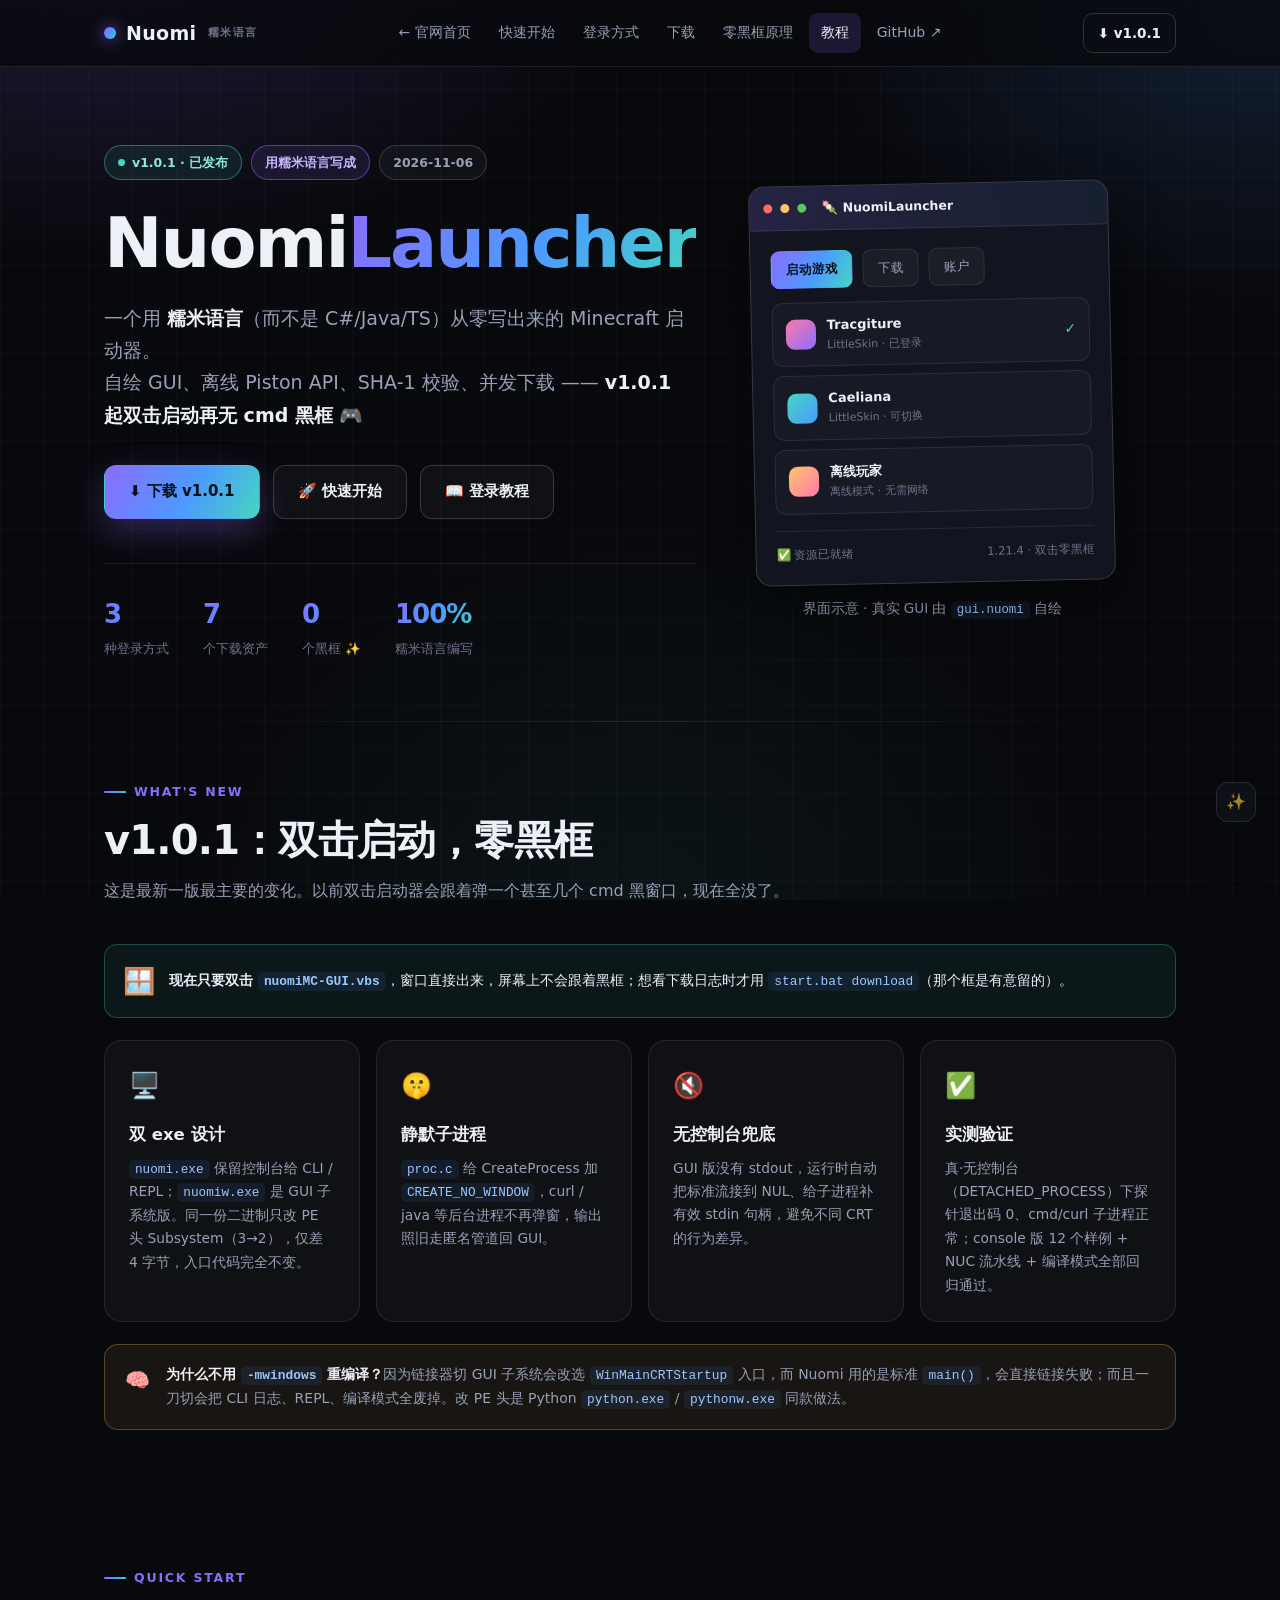
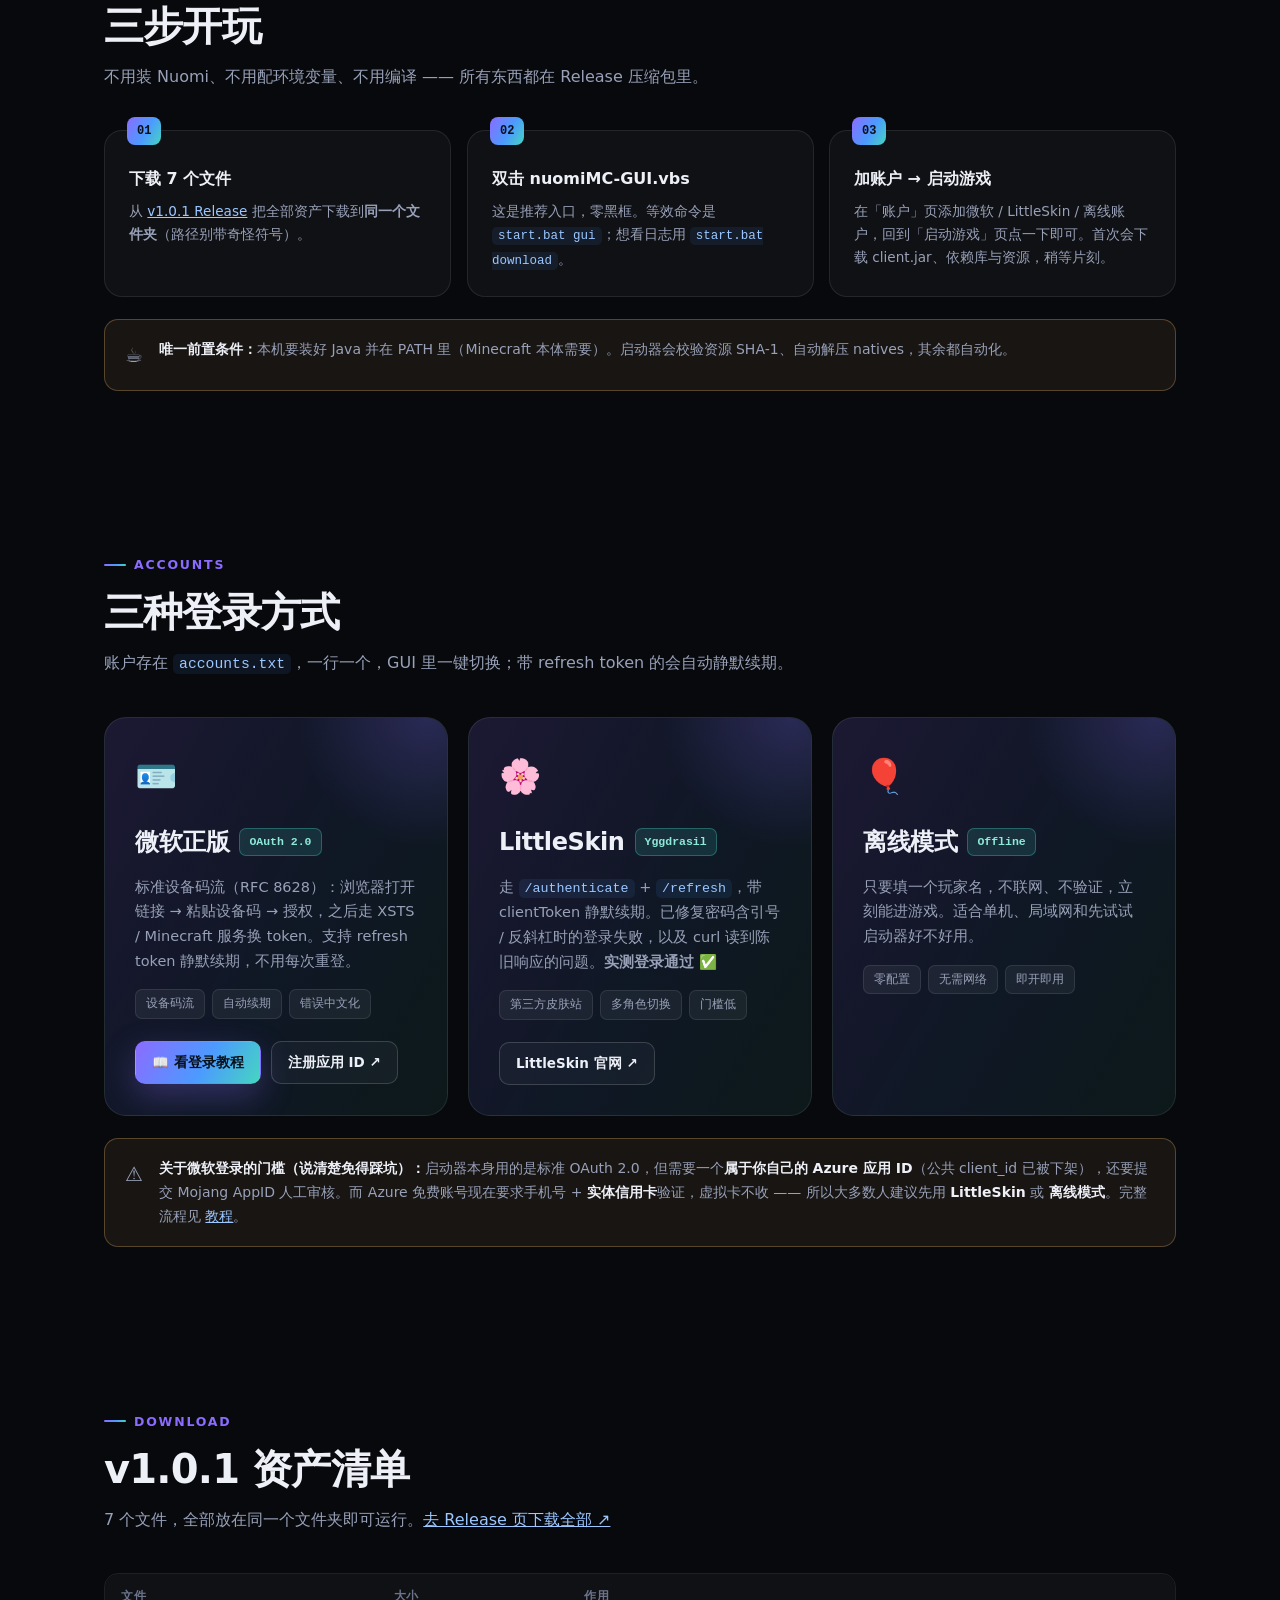
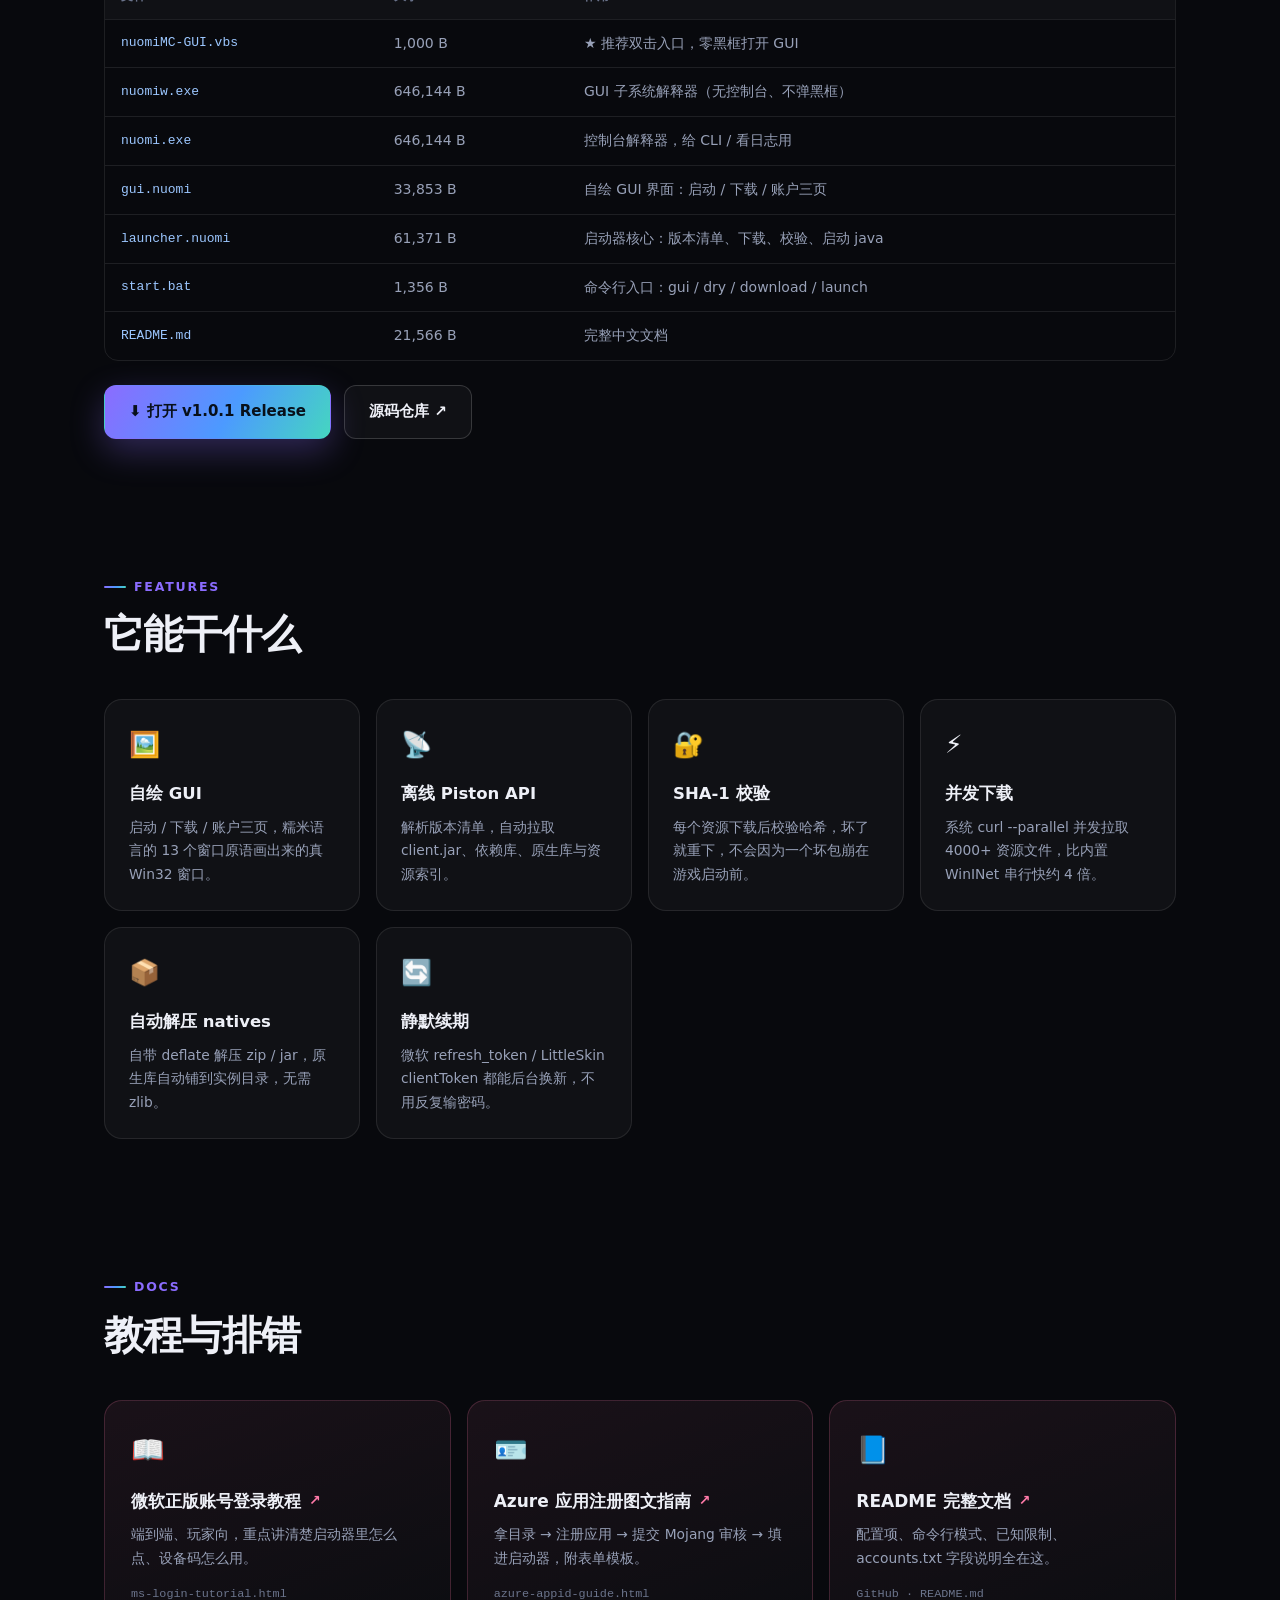
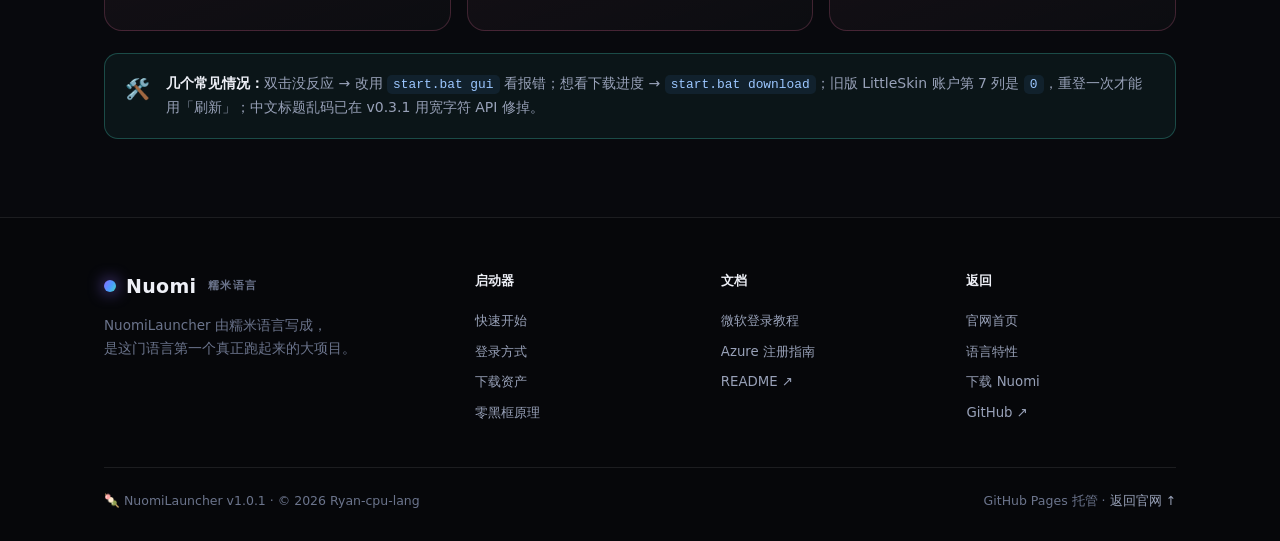
<file: launcher.html>
<!DOCTYPE html>
<html lang="zh-CN">
<head>
<meta charset="UTF-8">
<meta name="viewport" content="width=device-width, initial-scale=1">
<title>NuomiLauncher v1.0.1 — 用糯米语言写的 Minecraft 启动器 · 双击零黑框</title>
<meta name="description" content="NuomiLauncher 是用纯 C 糯米语言写的 Minecraft 启动器：GUI + CLI 双模式、微软正版 / LittleSkin / 离线三种登录、SHA-1 校验、并发下载，v1.0.1 起双击启动零黑框。">
<meta name="theme-color" content="#08090d">
<meta property="og:type" content="website">
<meta property="og:title" content="NuomiLauncher v1.0.1 · 双击零黑框">
<meta property="og:description" content="用糯米语言写的 Minecraft 启动器，三种登录方式，双击即开、没有 cmd 黑框。">
<meta property="og:url" content="https://ryan-cpu-lang.github.io/launcher.html">
<link rel="canonical" href="https://ryan-cpu-lang.github.io/launcher.html">
<link rel="icon" type="image/svg+xml" href="assets/favicon.svg">
<link rel="stylesheet" href="assets/site.css?v=2">
<link rel="stylesheet" href="assets/fx.css?v=2">
<style>
  /* 本页专用：启动器窗口示意 */
  .mockwin{border:1px solid var(--line-strong);border-radius:16px;overflow:hidden;
    background:var(--panel-solid);box-shadow:var(--shadow);transform:rotate(-1.2deg);transition:.3s}
  .mockwin:hover{transform:rotate(0)}
  .mockwin .title{display:flex;align-items:center;gap:8px;padding:11px 14px;
    background:linear-gradient(90deg,rgba(139,108,255,.16),rgba(76,154,255,.08));
    border-bottom:1px solid var(--line);font-size:12.5px;color:var(--dim)}
  .mockwin .title i{width:9px;height:9px;border-radius:50%;display:inline-block}
  .mockwin .title .t{margin-left:8px;font-weight:650;color:var(--ink)}
  .mockwin .body{padding:20px}
  .mockrow{display:flex;gap:10px;margin-bottom:14px;flex-wrap:wrap}
  .mockbtn{font-size:12.5px;padding:7px 14px;border-radius:9px;border:1px solid var(--line);
    background:rgba(255,255,255,.04);color:var(--dim)}
  .mockbtn.on{background:var(--grad);color:#08101a;border-color:transparent;font-weight:700}
  .mockacct{display:flex;align-items:center;gap:11px;padding:11px 13px;border-radius:11px;
    border:1px solid var(--line);background:rgba(255,255,255,.025);margin-bottom:9px}
  .mockacct .av{width:30px;height:30px;border-radius:9px;flex:none;
    background:linear-gradient(135deg,var(--pink),var(--violet))}
  .mockacct .av.b{background:linear-gradient(135deg,var(--cyan),var(--blue))}
  .mockacct .av.c{background:linear-gradient(135deg,var(--amber),var(--pink))}
  .mockacct .nm{font-size:13px;font-weight:650}
  .mockacct .ds{font-size:11px;color:var(--faint)}
  .mockacct .ck{margin-left:auto;color:var(--cyan);font-size:14px}
  .mockstatus{margin-top:16px;padding-top:14px;border-top:1px solid var(--line);
    font-size:11.5px;color:var(--faint);display:flex;justify-content:space-between;gap:10px}
  .nocmd{display:flex;align-items:center;gap:14px;padding:14px 18px;border-radius:13px;
    background:rgba(69,214,192,.07);border:1px solid rgba(69,214,192,.28);font-size:14px}
  .nocmd .big{font-size:26px}
</style>
</head>
<body>

<div id="progress" aria-hidden="true"></div>

<!-- ============ 导航 ============ -->
<nav class="nav" aria-label="主导航">
  <div class="wrap">
    <a class="brand" href="index.html"><span class="dot"></span>Nuomi<small>糯米语言</small></a>
    <div class="navlinks" id="navlinks">
      <a href="index.html">← 官网首页</a>
      <a href="#start">快速开始</a>
      <a href="#login">登录方式</a>
      <a href="#assets">下载</a>
      <a href="#why">零黑框原理</a>
      <a href="#docs">教程</a>
      <a href="https://github.com/Ryan-cpu-lang/NuomiLauncher" target="_blank" rel="noopener">GitHub ↗</a>
    </div>
    <a class="nav-gh" href="https://github.com/Ryan-cpu-lang/NuomiLauncher/releases/tag/v1.0.1" target="_blank" rel="noopener">⬇ v1.0.1</a>
    <button class="burger" id="burger" aria-controls="navlinks"><span></span><span></span><span></span></button>
  </div>
</nav>

<!-- ============ Hero ============ -->
<header class="hero">
  <div class="wrap hero-grid">
    <div>
      <div class="badge-row">
        <span class="chip live"><span class="pulse"></span>v1.0.1 · 已发布</span>
        <span class="chip hi">用糯米语言写成</span>
        <span class="chip">2026-11-06</span>
      </div>
      <h1 class="hero-t">Nuomi<span class="grad-txt">Launcher</span></h1>
      <p class="sub">一个用 <b>糯米语言</b>（而不是 C#/Java/TS）从零写出来的 Minecraft 启动器。<br>
        自绘 GUI、离线 Piston API、SHA-1 校验、并发下载 —— <b>v1.0.1 起双击启动再无 cmd 黑框</b> 🎮</p>
      <div class="cta">
        <a class="btn pri" href="https://github.com/Ryan-cpu-lang/NuomiLauncher/releases/tag/v1.0.1" target="_blank" rel="noopener">⬇ 下载 v1.0.1</a>
        <a class="btn sec" href="#start">🚀 快速开始</a>
        <a class="btn sec" href="ms-login-tutorial.html">📖 登录教程</a>
      </div>
      <div class="stats">
        <div class="stat"><div class="n">3</div><div class="l">种登录方式</div></div>
        <div class="stat"><div class="n">7</div><div class="l">个下载资产</div></div>
        <div class="stat"><div class="n">0</div><div class="l">个黑框 ✨</div></div>
        <div class="stat"><div class="n">100%</div><div class="l">糯米语言编写</div></div>
      </div>
    </div>
    <div class="reveal">
      <div class="mockwin">
        <div class="title">
          <i style="background:#ff6b6b"></i><i style="background:#ffc46b"></i><i style="background:#57c75e"></i>
          <span class="t">🍡 NuomiLauncher</span>
        </div>
        <div class="body">
          <div class="mockrow">
            <span class="mockbtn on">启动游戏</span><span class="mockbtn">下载</span><span class="mockbtn">账户</span>
          </div>
          <div class="mockacct"><span class="av"></span><div><div class="nm">Tracgiture</div><div class="ds">LittleSkin · 已登录</div></div><span class="ck">✓</span></div>
          <div class="mockacct"><span class="av b"></span><div><div class="nm">Caeliana</div><div class="ds">LittleSkin · 可切换</div></div></div>
          <div class="mockacct"><span class="av c"></span><div><div class="nm">离线玩家</div><div class="ds">离线模式 · 无需网络</div></div></div>
          <div class="mockstatus"><span>✅ 资源已就绪</span><span>1.21.4 · 双击零黑框</span></div>
        </div>
      </div>
      <p class="mascot-cap" style="margin-top:14px">界面示意 · 真实 GUI 由 <code class="inl">gui.nuomi</code> 自绘</p>
    </div>
  </div>
</header>

<div class="wrap"><div class="hr"></div></div>

<!-- ============ 零黑框亮点 ============ -->
<section id="why" class="tight">
  <div class="wrap">
    <div class="sec-head reveal">
      <div class="kicker">What's New</div>
      <h2>v1.0.1：双击启动，零黑框</h2>
      <p>这是最新一版最主要的变化。以前双击启动器会跟着弹一个甚至几个 cmd 黑窗口，现在全没了。</p>
    </div>
    <div class="nocmd reveal" style="margin-bottom:22px">
      <span class="big">🪟</span>
      <div><b>现在只要双击 <code class="inl">nuomiMC-GUI.vbs</code></b>，窗口直接出来，屏幕上不会跟着黑框；想看下载日志时才用 <code class="inl">start.bat download</code>（那个框是有意留的）。</div>
    </div>
    <div class="grid">
      <div class="card reveal"><div class="ico">🖥️</div><h3>双 exe 设计</h3><p><code class="inl">nuomi.exe</code> 保留控制台给 CLI / REPL；<code class="inl">nuomiw.exe</code> 是 GUI 子系统版。同一份二进制只改 PE 头 Subsystem（3→2），仅差 4 字节，入口代码完全不变。</p></div>
      <div class="card reveal"><div class="ico">🤫</div><h3>静默子进程</h3><p><code class="inl">proc.c</code> 给 CreateProcess 加 <code class="inl">CREATE_NO_WINDOW</code>，curl / java 等后台进程不再弹窗，输出照旧走匿名管道回 GUI。</p></div>
      <div class="card reveal"><div class="ico">🔇</div><h3>无控制台兜底</h3><p>GUI 版没有 stdout，运行时自动把标准流接到 NUL、给子进程补有效 stdin 句柄，避免不同 CRT 的行为差异。</p></div>
      <div class="card reveal"><div class="ico">✅</div><h3>实测验证</h3><p>真·无控制台（DETACHED_PROCESS）下探针退出码 0、cmd/curl 子进程正常；console 版 12 个样例 + NUC 流水线 + 编译模式全部回归通过。</p></div>
    </div>
    <div class="callout reveal" style="margin-top:22px">
      <span class="ico">🧠</span>
      <div><b>为什么不用 <code class="inl">-mwindows</code> 重编译？</b>因为链接器切 GUI 子系统会改选 <code class="inl">WinMainCRTStartup</code> 入口，而 Nuomi 用的是标准 <code class="inl">main()</code>，会直接链接失败；而且一刀切会把 CLI 日志、REPL、编译模式全废掉。改 PE 头是 Python <code class="inl">python.exe</code> / <code class="inl">pythonw.exe</code> 同款做法。</div>
    </div>
  </div>
</section>

<!-- ============ 快速开始 ============ -->
<section id="start">
  <div class="wrap">
    <div class="sec-head reveal">
      <div class="kicker">Quick Start</div>
      <h2>三步开玩</h2>
      <p>不用装 Nuomi、不用配环境变量、不用编译 —— 所有东西都在 Release 压缩包里。</p>
    </div>
    <div class="steps">
      <div class="step reveal"><h3>下载 7 个文件</h3><p>从 <a href="https://github.com/Ryan-cpu-lang/NuomiLauncher/releases/tag/v1.0.1" target="_blank" rel="noopener" style="color:#9cc7ff;text-decoration:underline">v1.0.1 Release</a> 把全部资产下载到<b>同一个文件夹</b>（路径别带奇怪符号）。</p></div>
      <div class="step reveal"><h3>双击 nuomiMC-GUI.vbs</h3><p>这是推荐入口，零黑框。等效命令是 <code class="inl">start.bat gui</code>；想看日志用 <code class="inl">start.bat download</code>。</p></div>
      <div class="step reveal"><h3>加账户 → 启动游戏</h3><p>在「账户」页添加微软 / LittleSkin / 离线账户，回到「启动游戏」页点一下即可。首次会下载 client.jar、依赖库与资源，稍等片刻。</p></div>
    </div>
    <div class="callout reveal" style="margin-top:22px">
      <span class="ico">☕</span>
      <div><b>唯一前置条件：</b>本机要装好 Java 并在 PATH 里（Minecraft 本体需要）。启动器会校验资源 SHA-1、自动解压 natives，其余都自动化。</div>
    </div>
  </div>
</section>

<!-- ============ 登录方式 ============ -->
<section id="login">
  <div class="wrap">
    <div class="sec-head reveal">
      <div class="kicker">Accounts</div>
      <h2>三种登录方式</h2>
      <p>账户存在 <code class="inl">accounts.txt</code>，一行一个，GUI 里一键切换；带 refresh token 的会自动静默续期。</p>
    </div>
    <div class="prod-grid">
      <article class="prod reveal">
        <div class="ico">🪪</div>
        <h3>微软正版 <span class="ver">OAuth 2.0</span></h3>
        <p>标准设备码流（RFC 8628）：浏览器打开链接 → 粘贴设备码 → 授权，之后走 XSTS / Minecraft 服务换 token。支持 refresh token 静默续期，不用每次重登。</p>
        <div class="tags"><span class="tag">设备码流</span><span class="tag">自动续期</span><span class="tag">错误中文化</span></div>
        <div class="prod-links"><a class="btn pri sm" href="ms-login-tutorial.html">📖 看登录教程</a><a class="btn sec sm" href="azure-appid-guide.html">注册应用 ID ↗</a></div>
      </article>
      <article class="prod reveal">
        <div class="ico">🌸</div>
        <h3>LittleSkin <span class="ver">Yggdrasil</span></h3>
        <p>走 <code class="inl">/authenticate</code> + <code class="inl">/refresh</code>，带 clientToken 静默续期。已修复密码含引号 / 反斜杠时的登录失败，以及 curl 读到陈旧响应的问题。<b>实测登录通过 ✅</b></p>
        <div class="tags"><span class="tag">第三方皮肤站</span><span class="tag">多角色切换</span><span class="tag">门槛低</span></div>
        <div class="prod-links"><a class="btn sec sm" href="https://littleskin.cn/" target="_blank" rel="noopener">LittleSkin 官网 ↗</a></div>
      </article>
      <article class="prod reveal">
        <div class="ico">🎈</div>
        <h3>离线模式 <span class="ver">Offline</span></h3>
        <p>只要填一个玩家名，不联网、不验证，立刻能进游戏。适合单机、局域网和先试试启动器好不好用。</p>
        <div class="tags"><span class="tag">零配置</span><span class="tag">无需网络</span><span class="tag">即开即用</span></div>
      </article>
    </div>
    <div class="callout reveal" style="margin-top:22px">
      <span class="ico">⚠️</span>
      <div><b>关于微软登录的门槛（说清楚免得踩坑）：</b>启动器本身用的是标准 OAuth 2.0，但需要一个<b>属于你自己的 Azure 应用 ID</b>（公共 client_id 已被下架），还要提交 Mojang AppID 人工审核。而 Azure 免费账号现在要求手机号 + <b>实体信用卡</b>验证，虚拟卡不收 —— 所以大多数人建议先用 <b>LittleSkin</b> 或 <b>离线模式</b>。完整流程见 <a href="ms-login-tutorial.html" style="color:#9cc7ff;text-decoration:underline">教程</a>。</div>
    </div>
  </div>
</section>

<!-- ============ 下载资产 ============ -->
<section id="assets">
  <div class="wrap">
    <div class="sec-head reveal">
      <div class="kicker">Download</div>
      <h2>v1.0.1 资产清单</h2>
      <p>7 个文件，全部放在同一个文件夹即可运行。<a href="https://github.com/Ryan-cpu-lang/NuomiLauncher/releases/tag/v1.0.1" target="_blank" rel="noopener" style="color:#9cc7ff;text-decoration:underline">去 Release 页下载全部 ↗</a></p>
    </div>
    <div class="tbl-wrap reveal">
      <table class="tbl">
        <thead><tr><th>文件</th><th>大小</th><th>作用</th></tr></thead>
        <tbody>
          <tr><td>nuomiMC-GUI.vbs</td><td>1,000 B</td><td>★ 推荐双击入口，零黑框打开 GUI</td></tr>
          <tr><td>nuomiw.exe</td><td>646,144 B</td><td>GUI 子系统解释器（无控制台、不弹黑框）</td></tr>
          <tr><td>nuomi.exe</td><td>646,144 B</td><td>控制台解释器，给 CLI / 看日志用</td></tr>
          <tr><td>gui.nuomi</td><td>33,853 B</td><td>自绘 GUI 界面：启动 / 下载 / 账户三页</td></tr>
          <tr><td>launcher.nuomi</td><td>61,371 B</td><td>启动器核心：版本清单、下载、校验、启动 java</td></tr>
          <tr><td>start.bat</td><td>1,356 B</td><td>命令行入口：gui / dry / download / launch</td></tr>
          <tr><td>README.md</td><td>21,566 B</td><td>完整中文文档</td></tr>
        </tbody>
      </table>
    </div>
    <div style="margin-top:24px" class="reveal">
      <a class="btn pri" href="https://github.com/Ryan-cpu-lang/NuomiLauncher/releases/tag/v1.0.1" target="_blank" rel="noopener">⬇ 打开 v1.0.1 Release</a>
      <a class="btn sec" href="https://github.com/Ryan-cpu-lang/NuomiLauncher" target="_blank" rel="noopener" style="margin-left:8px">源码仓库 ↗</a>
    </div>
  </div>
</section>

<!-- ============ 功能 ============ -->
<section id="features" class="tight">
  <div class="wrap">
    <div class="sec-head reveal"><div class="kicker">Features</div><h2>它能干什么</h2></div>
    <div class="grid">
      <div class="card reveal"><div class="ico">🖼️</div><h3>自绘 GUI</h3><p>启动 / 下载 / 账户三页，糯米语言的 13 个窗口原语画出来的真 Win32 窗口。</p></div>
      <div class="card reveal"><div class="ico">📡</div><h3>离线 Piston API</h3><p>解析版本清单，自动拉取 client.jar、依赖库、原生库与资源索引。</p></div>
      <div class="card reveal"><div class="ico">🔐</div><h3>SHA-1 校验</h3><p>每个资源下载后校验哈希，坏了就重下，不会因为一个坏包崩在游戏启动前。</p></div>
      <div class="card reveal"><div class="ico">⚡</div><h3>并发下载</h3><p>系统 curl --parallel 并发拉取 4000+ 资源文件，比内置 WinINet 串行快约 4 倍。</p></div>
      <div class="card reveal"><div class="ico">📦</div><h3>自动解压 natives</h3><p>自带 deflate 解压 zip / jar，原生库自动铺到实例目录，无需 zlib。</p></div>
      <div class="card reveal"><div class="ico">🔄</div><h3>静默续期</h3><p>微软 refresh_token / LittleSkin clientToken 都能后台换新，不用反复输密码。</p></div>
    </div>
  </div>
</section>

<!-- ============ 文档 ============ -->
<section id="docs">
  <div class="wrap">
    <div class="sec-head reveal"><div class="kicker">Docs</div><h2>教程与排错</h2></div>
    <div class="doc-grid">
      <a class="doc reveal" href="ms-login-tutorial.html"><div class="ico">📖</div><h3>微软正版账号登录教程 <span class="arrow">↗</span></h3><p>端到端、玩家向，重点讲清楚启动器里怎么点、设备码怎么用。</p><div class="meta">ms-login-tutorial.html</div></a>
      <a class="doc reveal" href="azure-appid-guide.html"><div class="ico">🪪</div><h3>Azure 应用注册图文指南 <span class="arrow">↗</span></h3><p>拿目录 → 注册应用 → 提交 Mojang 审核 → 填进启动器，附表单模板。</p><div class="meta">azure-appid-guide.html</div></a>
      <a class="doc reveal" href="https://github.com/Ryan-cpu-lang/NuomiLauncher/blob/main/README.md" target="_blank" rel="noopener"><div class="ico">📘</div><h3>README 完整文档 <span class="arrow">↗</span></h3><p>配置项、命令行模式、已知限制、accounts.txt 字段说明全在这。</p><div class="meta">GitHub · README.md</div></a>
    </div>
    <div class="callout cyan reveal" style="margin-top:22px">
      <span class="ico">🛠️</span>
      <div><b>几个常见情况：</b>双击没反应 → 改用 <code class="inl">start.bat gui</code> 看报错；想看下载进度 → <code class="inl">start.bat download</code>；旧版 LittleSkin 账户第 7 列是 <code class="inl">0</code>，重登一次才能用「刷新」；中文标题乱码已在 v0.3.1 用宽字符 API 修掉。</div>
    </div>
  </div>
</section>

<!-- ============ Footer ============ -->
<footer>
  <div class="wrap">
    <div class="foot-grid">
      <div class="foot-brand">
        <a class="brand" href="index.html"><span class="dot"></span>Nuomi<small>糯米语言</small></a>
        <p>NuomiLauncher 由糯米语言写成，<br>是这门语言第一个真正跑起来的大项目。</p>
      </div>
      <div class="foot-col"><h4>启动器</h4><a href="#start">快速开始</a><a href="#login">登录方式</a><a href="#assets">下载资产</a><a href="#why">零黑框原理</a></div>
      <div class="foot-col"><h4>文档</h4><a href="ms-login-tutorial.html">微软登录教程</a><a href="azure-appid-guide.html">Azure 注册指南</a><a href="https://github.com/Ryan-cpu-lang/NuomiLauncher/blob/main/README.md" target="_blank" rel="noopener">README ↗</a></div>
      <div class="foot-col"><h4>返回</h4><a href="index.html">官网首页</a><a href="index.html#features">语言特性</a><a href="index.html#download">下载 Nuomi</a><a href="https://github.com/Ryan-cpu-lang" target="_blank" rel="noopener">GitHub ↗</a></div>
    </div>
    <div class="foot-bottom">
      <span>🍡 NuomiLauncher v1.0.1 · © 2026 Ryan-cpu-lang</span>
      <span>GitHub Pages 托管 · <a href="index.html">返回官网 ↑</a></span>
    </div>
  </div>
</footer>

<button id="top" aria-label="回到顶部">↑</button>
<script src="assets/site.js"></script>
<script src="assets/fx.js?v=2"></script>
</body>
</html>
</file>
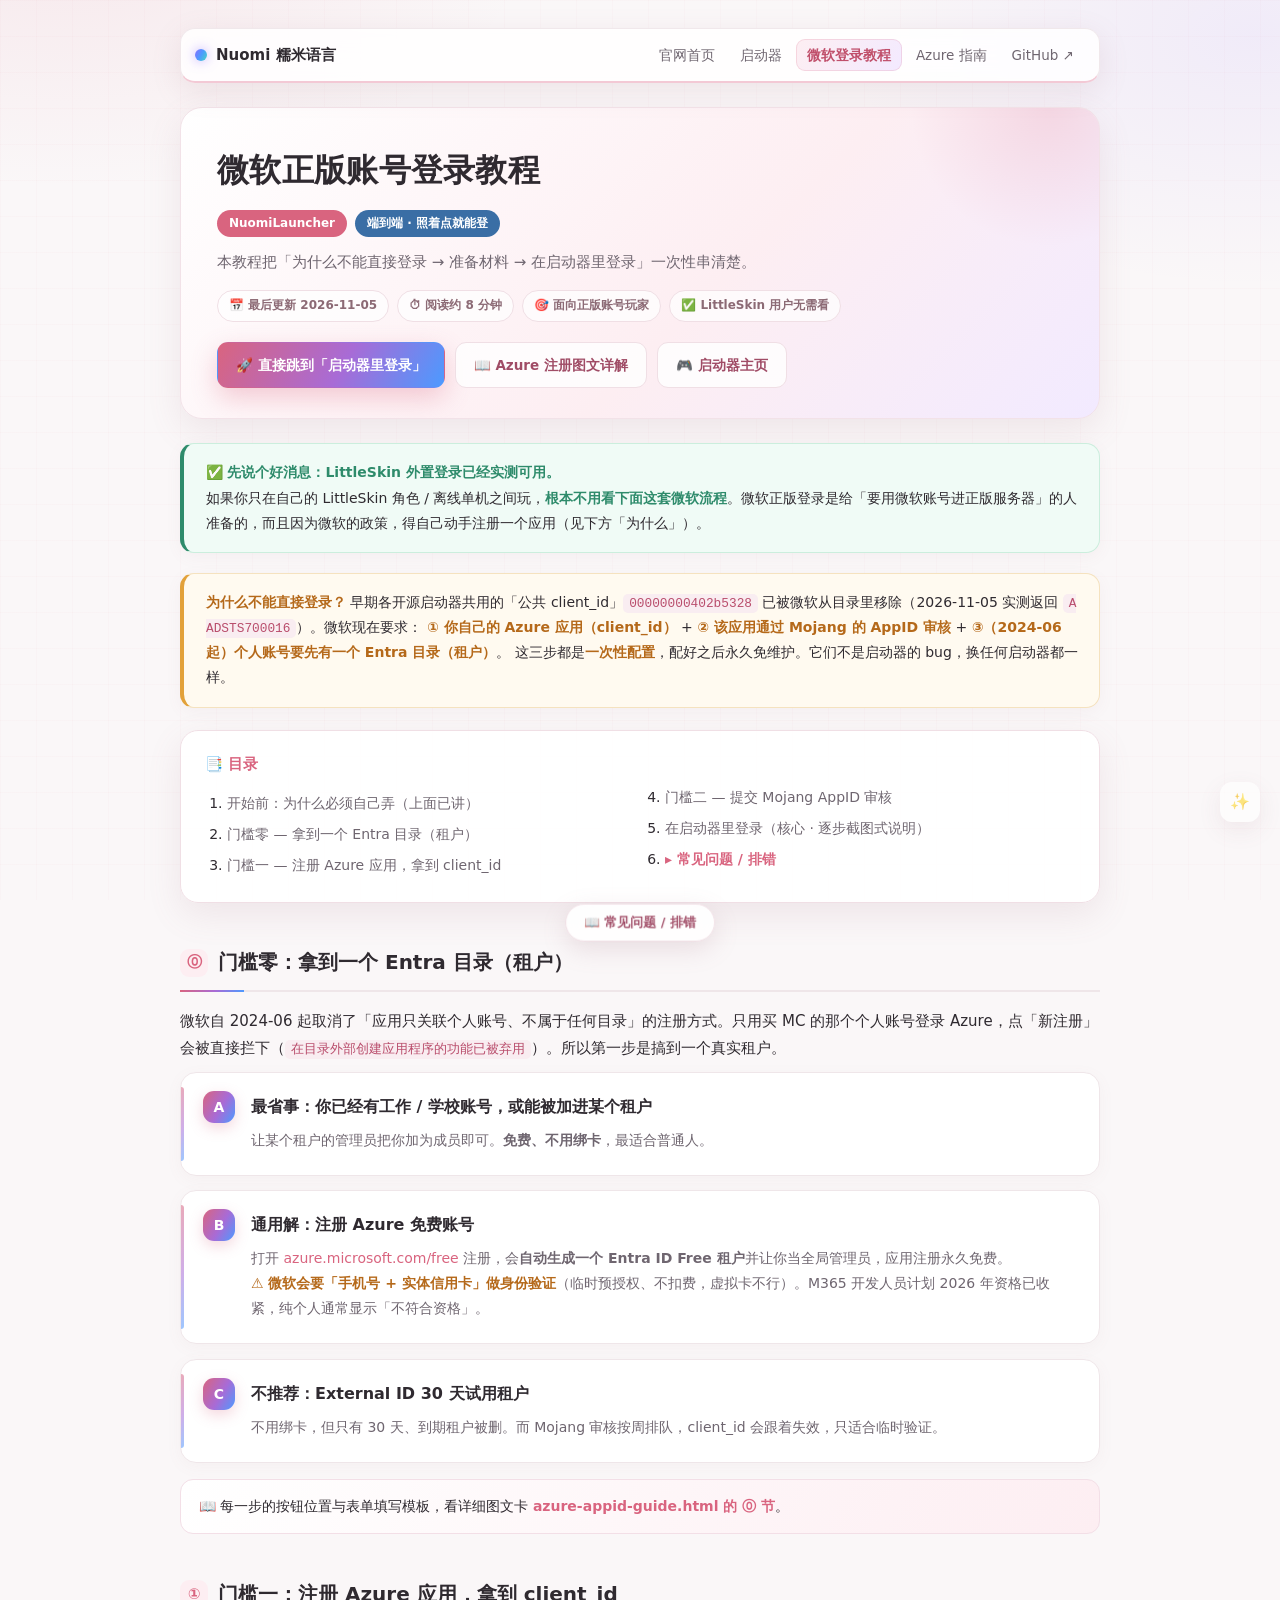
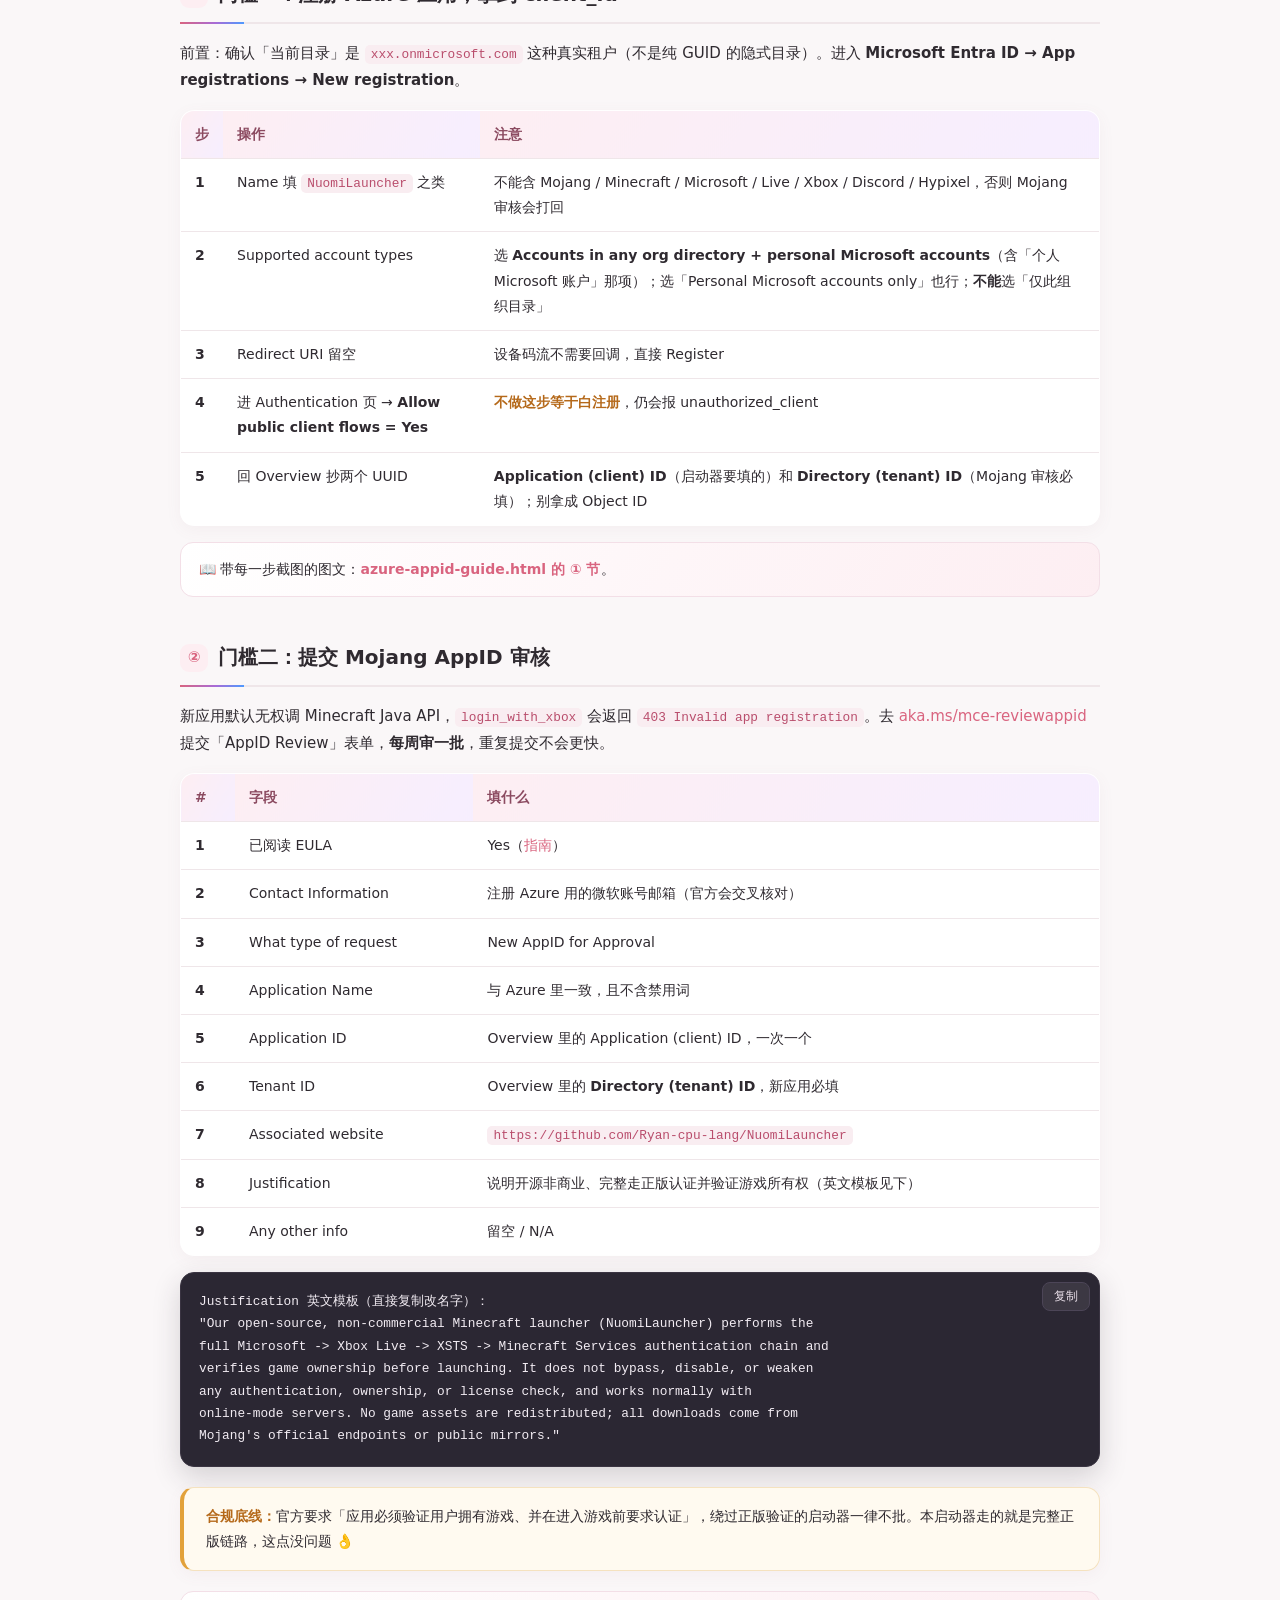
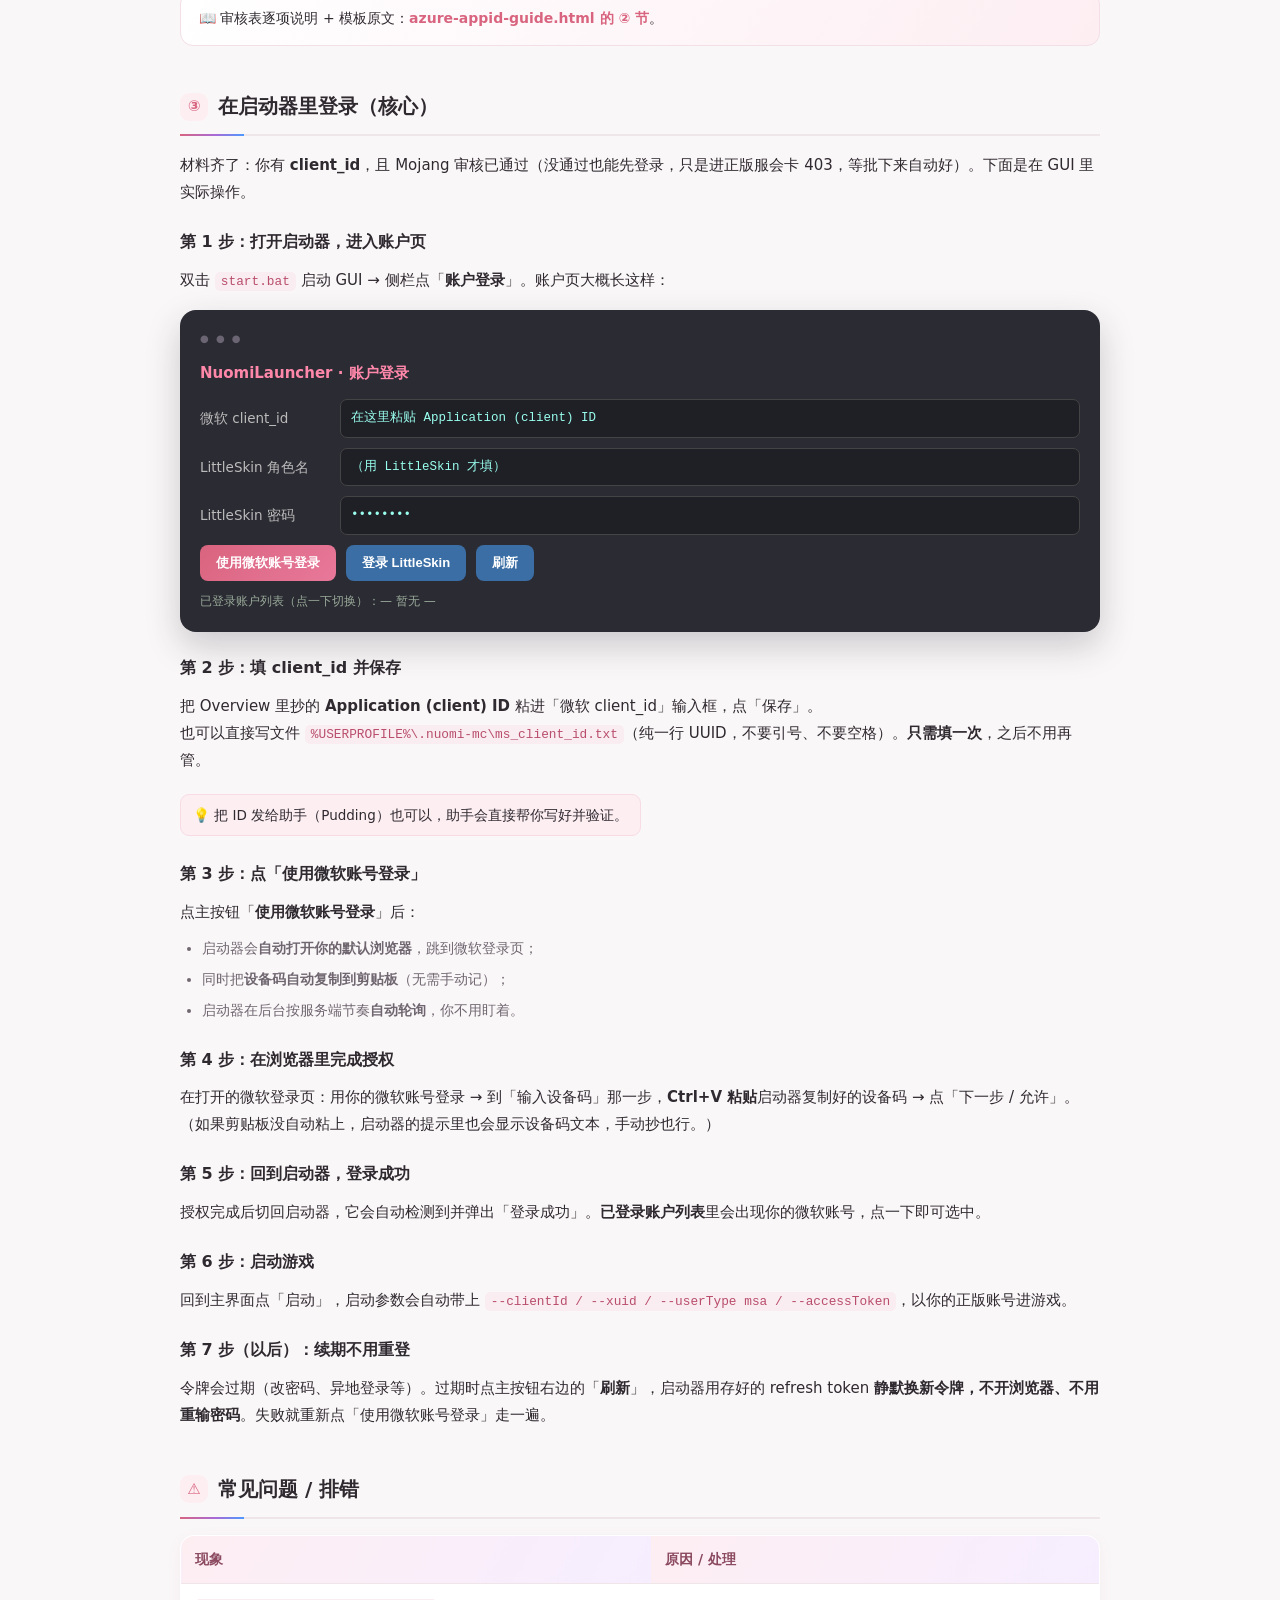
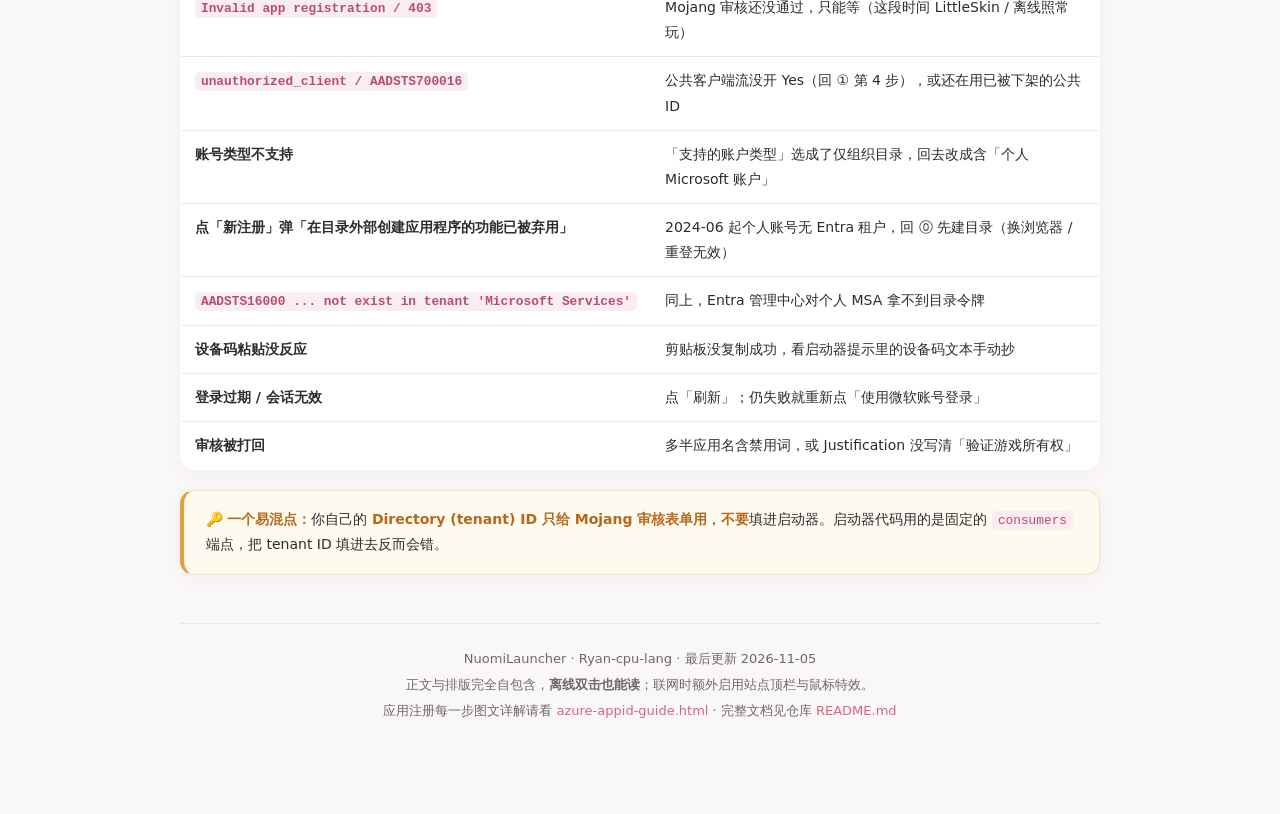
<file: ms-login-tutorial.html>
<!DOCTYPE html>
<html lang="zh-CN">
<head>
<meta charset="UTF-8">
<meta name="viewport" content="width=device-width, initial-scale=1">
<title>NuomiLauncher · 微软正版账号登录教程</title>
<meta name="description" content="端到端讲清 NuomiLauncher 微软正版账号登录：Entra 目录、Azure 应用注册、Mojang AppID 审核，以及在启动器里逐步操作。">
<meta property="og:title" content="NuomiLauncher · 微软正版账号登录教程">
<meta property="og:description" content="从零配好微软正版登录，照着点就能登。">
<meta property="og:type" content="article">
<style>
:root{
  --bg:#faf7f8; --card:#ffffff; --ink:#2f2a30; --sub:#6f6670;
  --pink:#d9647f; --pink-soft:#fdeef2; --line:#efe6e9;
  --ok:#2e8b6b; --warn:#b5691a; --blue:#3a6ea5;
  --grad:linear-gradient(120deg,#d9647f,#a86bd6 55%,#4c9aff);
  --shadow:0 12px 34px rgba(160,110,125,.12);
  --sans:"Microsoft YaHei","PingFang SC","Segoe UI",system-ui,sans-serif;
}
*,*::before,*::after{box-sizing:border-box}
html{scroll-behavior:smooth;scroll-padding-top:92px}
body{margin:0;padding:28px 18px 90px;color:var(--ink);font-family:var(--sans);
  line-height:1.8;font-size:15px;-webkit-font-smoothing:antialiased;
  background-color:var(--bg);
  background-image:
    radial-gradient(760px 420px at 5% -8%,rgba(217,100,127,.10),transparent 62%),
    radial-gradient(680px 420px at 98% 4%,rgba(139,108,255,.085),transparent 60%),
    linear-gradient(rgba(217,100,127,.022) 1px,transparent 1px),
    linear-gradient(90deg,rgba(217,100,127,.022) 1px,transparent 1px);
  background-size:auto,auto,36px 36px,36px 36px;background-attachment:fixed}
.wrap{max-width:920px;margin:0 auto}
a{color:var(--pink);text-decoration:none;
  background-image:linear-gradient(var(--pink),var(--pink));
  background-size:0 1px;background-repeat:no-repeat;background-position:0 100%;
  transition:background-size .2s,color .2s}
a:hover{background-size:100% 1px}
::selection{background:rgba(217,100,127,.22)}
:focus-visible{outline:2px solid var(--pink);outline-offset:3px;border-radius:5px}

/* ---------- 阅读进度 / 当前章节 / 回顶 ---------- */
#readProgress{position:fixed;top:0;left:0;height:3px;width:0;z-index:120;
  background:var(--grad);box-shadow:0 0 12px rgba(217,100,127,.6);transition:width .08s linear}
#chapterBar{position:fixed;left:50%;bottom:20px;
  transform:translate(-50%,160%);z-index:70;
  padding:7px 18px;border-radius:999px;font-size:12.5px;font-weight:700;
  background:rgba(255,255,255,.9);border:1px solid #f0dfe5;color:#a04c66;
  box-shadow:0 8px 26px rgba(160,110,125,.18);
  -webkit-backdrop-filter:blur(12px);backdrop-filter:blur(12px);
  transition:transform .32s cubic-bezier(.2,.8,.3,1);
  pointer-events:none;white-space:nowrap;max-width:82vw;overflow:hidden;text-overflow:ellipsis}
#chapterBar.show{transform:translate(-50%,0)}
#backTop{position:fixed;right:20px;bottom:20px;z-index:90;
  width:42px;height:42px;border-radius:13px;border:1px solid #f0dfe5;
  background:#fff;color:var(--pink);font-size:18px;cursor:pointer;
  opacity:0;pointer-events:none;transition:.25s;
  box-shadow:0 8px 24px rgba(160,110,125,.18)}
#backTop.show{opacity:1;pointer-events:auto}
#backTop:hover{transform:translateY(-3px);border-color:var(--pink)}

/* ---------- Hero ---------- */
header.hero{position:relative;overflow:hidden;
  background:linear-gradient(135deg,#fff 0%,#fdeef2 58%,#f2eaff 100%);
  border:1px solid #f2e2e8;border-radius:22px;
  padding:34px 36px 30px;margin-bottom:24px;box-shadow:var(--shadow)}
header.hero::after{content:"";position:absolute;width:280px;height:280px;
  right:-90px;top:-140px;border-radius:50%;
  background:radial-gradient(circle,rgba(217,100,127,.16),transparent 70%);pointer-events:none}
header.hero h1{position:relative;margin:0 0 10px;
  font-size:clamp(24px,3.4vw,32px);letter-spacing:.3px;font-weight:820}
header.hero p{position:relative;margin:6px 0;color:var(--sub)}
.hero-meta{position:relative;display:flex;gap:8px;flex-wrap:wrap;margin:14px 0 0}
.hero-meta span{font-size:12px;font-weight:650;color:#8c6a75;
  background:rgba(255,255,255,.74);border:1px solid #f0dfe5;
  padding:4px 11px;border-radius:999px}
.hero-cta{position:relative;display:flex;gap:10px;flex-wrap:wrap;margin-top:20px}
.btn{display:inline-flex;align-items:center;gap:7px;padding:10px 18px;
  border-radius:11px;font-size:13.5px;font-weight:700;background-image:none;
  cursor:pointer;white-space:nowrap;border:1px solid transparent;
  transition:transform .18s,box-shadow .18s,background .18s}
.btn:hover{background-size:0 1px;transform:translateY(-2px)}
.btn.pri{background:var(--grad);color:#fff;box-shadow:0 10px 26px rgba(217,100,127,.3)}
.btn.pri:hover{box-shadow:0 14px 32px rgba(217,100,127,.44)}
.btn.sec{background:rgba(255,255,255,.82);border-color:#f0dfe5;color:#a04c66}
.btn.sec:hover{background:#fff}
.badge{display:inline-block;background:var(--pink);color:#fff;border-radius:20px;
  padding:3px 12px;font-size:12px;margin:0 8px 6px 0;vertical-align:2px;font-weight:650}
.badge.b{background:var(--blue)}

/* ---------- 提示框 ---------- */
.notice,.okbox{position:relative;border-radius:14px;padding:16px 20px 16px 22px;
  margin:20px 0;font-size:14px;box-shadow:0 4px 16px rgba(160,110,125,.06)}
.notice{background:#fffaf0;border:1px solid #f5e2bf;border-left:4px solid #e2a13a}
.okbox{background:#f0fbf6;border:1px solid #cbeedd;border-left:4px solid var(--ok)}
.notice b{color:var(--warn)}
.okbox b{color:var(--ok)}

/* ---------- 标题 ---------- */
h2{font-size:20px;font-weight:800;margin:42px 0 16px;padding:0 0 10px;
  border-bottom:2px solid var(--line);scroll-margin-top:92px;position:relative}
h2::after{content:"";position:absolute;left:0;bottom:-2px;width:64px;height:2px;background:var(--grad)}
h2 span{display:inline-flex;align-items:center;justify-content:center;
  min-width:28px;height:28px;margin-right:10px;border-radius:9px;
  background:var(--pink-soft);color:var(--pink);font-size:15px;font-weight:800;vertical-align:2px}
h3{font-size:16px;margin:22px 0 9px;font-weight:750}
p{margin:10px 0}

/* ---------- 目录 ---------- */
.toc{background:rgba(255,255,255,.9);border:1px solid #f0dfe5;border-radius:18px;
  padding:20px 24px;margin:22px 0;font-size:14px;box-shadow:var(--shadow)}
.toc>b{display:block;color:var(--pink);font-size:14.5px;margin-bottom:8px}
.toc ol{margin:8px 0 0;padding-left:22px;columns:2;column-gap:28px}
.toc li{margin:6px 0;break-inside:avoid}
.toc a{color:var(--sub);background-image:none;transition:color .18s}
.toc a:hover,.toc a.cur{color:var(--pink);font-weight:700}
.toc a.cur::before{content:"▸ ";color:var(--pink)}
@media(max-width:640px){.toc ol{columns:1}}

/* ---------- 步骤卡 ---------- */
.step{position:relative;display:flex;gap:16px;background:var(--card);
  border:1px solid var(--line);border-radius:16px;padding:18px 22px;margin-bottom:14px;
  box-shadow:0 4px 16px rgba(160,110,125,.05);
  transition:border-color .2s,box-shadow .2s}
.step::before{content:"";position:absolute;left:0;top:14px;bottom:14px;width:3px;
  border-radius:0 3px 3px 0;background:var(--grad);opacity:.55}
.step:hover{border-color:#eec4d1;box-shadow:var(--shadow)}
.num{flex:0 0 32px;height:32px;border-radius:11px;color:#fff;font-weight:800;
  text-align:center;line-height:32px;font-size:14px;background:var(--grad);
  box-shadow:0 5px 14px rgba(217,100,127,.25)}
.step .body{flex:1;min-width:0}
.step h3{margin:2px 0 6px}
.step p{margin:4px 0;color:var(--sub);font-size:14px}
.fill{background:var(--pink-soft);border:1px solid #f7dce5;border-radius:9px;
  padding:8px 12px;margin:10px 0 2px;font-size:13.5px;display:inline-block}

/* ---------- 代码 ---------- */
code,.mono{font-family:Consolas,"Cascadia Code",monospace;background:#f9edf1;
  color:#b94d6c;padding:2px 6px;border-radius:5px;font-size:12.8px;word-break:break-all}
.codebox{position:relative;margin:14px 0}
pre{background:#2b2733;color:#f2ecf3;border:1px solid #3a3442;border-radius:14px;
  padding:18px;white-space:pre-wrap;word-wrap:break-word;font-size:12.8px;
  font-family:Consolas,"Cascadia Code",monospace;line-height:1.75;margin:0;
  box-shadow:0 10px 28px rgba(43,39,51,.18)}
pre code{background:none;color:inherit;padding:0;font-size:inherit}
.copy-pre{position:absolute;right:10px;top:10px;z-index:2;
  border:1px solid #4c4557;background:rgba(255,255,255,.08);color:#e9dfe9;
  border-radius:8px;padding:5px 11px;font-size:12px;font-family:var(--sans);
  cursor:pointer;transition:.18s}
.copy-pre:hover{background:rgba(255,255,255,.18);border-color:#8b7f99}

/* ---------- 表格 ---------- */
.tablewrap{overflow-x:auto;border-radius:14px;box-shadow:0 4px 16px rgba(160,110,125,.06);margin:16px 0}
table{width:100%;border-collapse:collapse;background:var(--card);
  border:1px solid var(--line);border-radius:14px;overflow:hidden;font-size:14px}
th,td{padding:11px 14px;text-align:left;border-bottom:1px solid var(--line);vertical-align:top}
th{background:linear-gradient(120deg,#fdeef2,#f6eeff);font-weight:750;
  white-space:nowrap;color:#8b4a60}
tbody tr{transition:background .15s}
tbody tr:hover{background:#fff6f9}
tr:last-child td{border-bottom:none}
td:first-child{white-space:nowrap;font-weight:650}

ul{margin:10px 0;padding-left:22px;color:var(--sub);font-size:14px}
li{margin:6px 0}
.ok{color:var(--ok);font-weight:650}
.warn{color:var(--warn);font-weight:650}
.link{background:linear-gradient(120deg,#fff,#fdeef2);border:1px solid #f3dfe7;
  border-radius:13px;padding:14px 18px;margin:16px 0;font-size:14px}
.link a{font-weight:700}

/* ---------- 模拟启动器界面 ---------- */
.mock{position:relative;background:#2b2b33;color:#eee;border-radius:16px;
  padding:20px;margin:16px 0;font-family:var(--sans);font-size:13.5px;
  box-shadow:0 14px 34px rgba(43,43,51,.22)}
.mock::before{content:"●  ●  ●";display:block;color:#6b6472;font-size:10px;
  letter-spacing:2px;margin-bottom:12px}
.mock .tt{color:#f8a;font-size:15px;font-weight:750;margin-bottom:12px}
.mock .row{display:flex;align-items:center;gap:10px;margin:10px 0}
.mock label{width:130px;color:#bbb;flex:none}
.mock .inp{flex:1;background:#1f1f26;border:1px solid #444;border-radius:7px;
  padding:7px 10px;color:#9fe;font-family:Consolas,monospace;font-size:12.5px}
.mock .btn{background:linear-gradient(135deg,#d9647f,#e8789a);color:#fff;border:0;
  border-radius:8px;padding:9px 16px;font-size:13px;font-weight:600;box-shadow:none}
.mock .btn.s{background:#3a6ea5}
.mock .btn:hover{transform:none;box-shadow:none}
.mock .hint{color:#9a9;font-size:12px;margin-top:8px}

footer{margin-top:48px;padding-top:22px;border-top:1px solid var(--line);
  color:var(--sub);font-size:13px;text-align:center;line-height:2}

@media(max-width:640px){
  body{padding:16px 12px 80px}
  header.hero{padding:24px 20px}
  .step{padding:14px 16px}
  th,td{padding:9px 10px}
  .toc{padding:16px 18px}
  .mock label{width:100px}
}
@media(prefers-reduced-motion:reduce){
  html{scroll-behavior:auto}
  *,*::before,*::after{animation-duration:.01ms!important;transition-duration:.01ms!important}
}
@media print{
  #readProgress,#chapterBar,#backTop,#fxToggle,.sitebar,.copy-pre,.hero-cta{display:none!important}
  body{background:#fff;padding:0}
  .step,.toc,header.hero,pre,table{box-shadow:none;break-inside:avoid}
  a{color:var(--ink);background-image:none}
  pre{background:#f6f2f4;color:#2f2a30;border-color:#ddd}
}
</style>
<link rel="icon" type="image/svg+xml" href="assets/favicon.svg">
<link rel="stylesheet" href="assets/sitebar.css?v=2">
<link rel="stylesheet" href="assets/fx.css?v=2">
</head>
<body class="fx-light">
<div id="readProgress" aria-hidden="true"></div>
<div id="chapterBar">📖 微软正版账号登录教程</div>
<button id="backTop" aria-label="回到顶部">↑</button>
<div class="wrap">
<div class="sitebar">
  <a class="sb-brand" href="index.html"><span class="dot"></span>Nuomi 糯米语言</a>
  <div class="sb-links">
    <a href="index.html">官网首页</a>
    <a href="launcher.html">启动器</a>
    <a href="ms-login-tutorial.html" class="cur">微软登录教程</a>
    <a href="azure-appid-guide.html">Azure 指南</a>
    <a href="https://github.com/Ryan-cpu-lang/NuomiLauncher" target="_blank" rel="noopener">GitHub ↗</a>
  </div>
</div>


<header class="hero" data-fx-par>
  <h1>微软正版账号登录教程</h1>
  <p><span class="badge">NuomiLauncher</span><span class="badge b">端到端 · 照着点就能登</span></p>
  <p>本教程把「为什么不能直接登录 → 准备材料 → 在启动器里登录」一次性串清楚。</p>
  <div class="hero-meta">
    <span>📅 最后更新 2026-11-05</span>
    <span>⏱ 阅读约 8 分钟</span>
    <span>🎯 面向正版账号玩家</span>
    <span>✅ LittleSkin 用户无需看</span>
  </div>
  <div class="hero-cta">
    <a class="btn pri" data-fx-btn href="#s4">🚀 直接跳到「启动器里登录」</a>
    <a class="btn sec" data-fx-btn href="azure-appid-guide.html">📖 Azure 注册图文详解</a>
    <a class="btn sec" data-fx-btn href="launcher.html">🎮 启动器主页</a>
  </div>
</header>

<div class="okbox">
  ✅ <b>先说个好消息：LittleSkin 外置登录已经实测可用。</b><br>
  如果你只在自己的 LittleSkin 角色 / 离线单机之间玩，<b>根本不用看下面这套微软流程</b>。微软正版登录是给「要用微软账号进正版服务器」的人准备的，而且因为微软的政策，得自己动手注册一个应用（见下方「为什么」）。
</div>

<div class="notice" id="s0">
  <b>为什么不能直接登录？</b> 早期各开源启动器共用的「公共 client_id」<code>00000000402b5328</code>
  已被微软从目录里移除（2026-11-05 实测返回 <code>AADSTS700016</code>）。微软现在要求：
  <b>① 你自己的 Azure 应用（client_id）</b> + <b>② 该应用通过 Mojang 的 AppID 审核</b> +
  <b>③（2024-06 起）个人账号要先有一个 Entra 目录（租户）</b>。
  这三步都是<b>一次性配置</b>，配好之后永久免维护。它们不是启动器的 bug，换任何启动器都一样。
</div>

<div class="toc" data-fx-tilt>
  <b>📑 目录</b>
  <ol>
    <li><a href="#s0">开始前：为什么必须自己弄（上面已讲）</a></li>
    <li><a href="#s1">门槛零 — 拿到一个 Entra 目录（租户）</a></li>
    <li><a href="#s2">门槛一 — 注册 Azure 应用，拿到 client_id</a></li>
    <li><a href="#s3">门槛二 — 提交 Mojang AppID 审核</a></li>
    <li><a href="#s4">在启动器里登录（核心 · 逐步截图式说明）</a></li>
    <li><a href="#s5">常见问题 / 排错</a></li>
  </ol>
</div>

<!-- ============ 门槛零 ============ -->
<h2 id="s1"><span>⓪</span>门槛零：拿到一个 Entra 目录（租户）</h2>
<p>微软自 2024-06 起取消了「应用只关联个人账号、不属于任何目录」的注册方式。只用买 MC 的那个个人账号登录 Azure，点「新注册」会被直接拦下（<code>在目录外部创建应用程序的功能已被弃用</code>）。所以第一步是搞到一个真实租户。</p>

<div class="step"><div class="num">A</div><div class="body">
  <h3>最省事：你已经有工作 / 学校账号，或能被加进某个租户</h3>
  <p>让某个租户的管理员把你加为成员即可。<b>免费、不用绑卡</b>，最适合普通人。</p>
</div></div>

<div class="step"><div class="num">B</div><div class="body">
  <h3>通用解：注册 Azure 免费账号</h3>
  <p>打开 <a href="https://azure.microsoft.com/free" target="_blank">azure.microsoft.com/free</a> 注册，会<b>自动生成一个 Entra ID Free 租户</b>并让你当全局管理员，应用注册永久免费。<br>
  <span class="warn">⚠️ 微软会要「手机号 + 实体信用卡」做身份验证</span>（临时预授权、不扣费，虚拟卡不行）。M365 开发人员计划 2026 年资格已收紧，纯个人通常显示「不符合资格」。</p>
</div></div>

<div class="step"><div class="num">C</div><div class="body">
  <h3>不推荐：External ID 30 天试用租户</h3>
  <p>不用绑卡，但只有 30 天、到期租户被删。而 Mojang 审核按周排队，client_id 会跟着失效，只适合临时验证。</p>
</div></div>

<div class="link">📖 每一步的按钮位置与表单填写模板，看详细图文卡 <a href="./azure-appid-guide.html#s0">azure-appid-guide.html 的 ⓪ 节</a>。</div>

<!-- ============ 门槛一 ============ -->
<h2 id="s2"><span>①</span>门槛一：注册 Azure 应用，拿到 client_id</h2>
<p>前置：确认「当前目录」是 <code>xxx.onmicrosoft.com</code> 这种真实租户（不是纯 GUID 的隐式目录）。进入 <strong>Microsoft Entra ID → App registrations → New registration</strong>。</p>

<table>
  <tr><th>步</th><th>操作</th><th>注意</th></tr>
  <tr><td>1</td><td>Name 填 <code>NuomiLauncher</code> 之类</td><td>不能含 Mojang / Minecraft / Microsoft / Live / Xbox / Discord / Hypixel，否则 Mojang 审核会打回</td></tr>
  <tr><td>2</td><td>Supported account types</td><td>选 <b>Accounts in any org directory + personal Microsoft accounts</b>（含「个人 Microsoft 账户」那项）；选「Personal Microsoft accounts only」也行；<b>不能</b>选「仅此组织目录」</td></tr>
  <tr><td>3</td><td>Redirect URI 留空</td><td>设备码流不需要回调，直接 Register</td></tr>
  <tr><td>4</td><td>进 Authentication 页 → <b>Allow public client flows = Yes</b></td><td><span class="warn">不做这步等于白注册</span>，仍会报 unauthorized_client</td></tr>
  <tr><td>5</td><td>回 Overview 抄两个 UUID</td><td><b>Application (client) ID</b>（启动器要填的）和 <b>Directory (tenant) ID</b>（Mojang 审核必填）；别拿成 Object ID</td></tr>
</table>

<div class="link">📖 带每一步截图的图文：<a href="./azure-appid-guide.html#s1">azure-appid-guide.html 的 ① 节</a>。</div>

<!-- ============ 门槛二 ============ -->
<h2 id="s3"><span>②</span>门槛二：提交 Mojang AppID 审核</h2>
<p>新应用默认无权调 Minecraft Java API，<code>login_with_xbox</code> 会返回 <code>403 Invalid app registration</code>。去
  <a href="https://aka.ms/mce-reviewappid" target="_blank">aka.ms/mce-reviewappid</a> 提交「AppID Review」表单，<b>每周审一批</b>，重复提交不会更快。</p>

<table>
  <tr><th>#</th><th>字段</th><th>填什么</th></tr>
  <tr><td>1</td><td>已阅读 EULA</td><td>Yes（<a href="http://aka.ms/mcusageguidelines" target="_blank">指南</a>）</td></tr>
  <tr><td>2</td><td>Contact Information</td><td>注册 Azure 用的微软账号邮箱（官方会交叉核对）</td></tr>
  <tr><td>3</td><td>What type of request</td><td>New AppID for Approval</td></tr>
  <tr><td>4</td><td>Application Name</td><td>与 Azure 里一致，且不含禁用词</td></tr>
  <tr><td>5</td><td>Application ID</td><td>Overview 里的 Application (client) ID，一次一个</td></tr>
  <tr><td>6</td><td>Tenant ID</td><td>Overview 里的 <b>Directory (tenant) ID</b>，新应用必填</td></tr>
  <tr><td>7</td><td>Associated website</td><td><code>https://github.com/Ryan-cpu-lang/NuomiLauncher</code></td></tr>
  <tr><td>8</td><td>Justification</td><td>说明开源非商业、完整走正版认证并验证游戏所有权（英文模板见下）</td></tr>
  <tr><td>9</td><td>Any other info</td><td>留空 / N/A</td></tr>
</table>

<pre>Justification 英文模板（直接复制改名字）：
"Our open-source, non-commercial Minecraft launcher (NuomiLauncher) performs the
full Microsoft -> Xbox Live -> XSTS -> Minecraft Services authentication chain and
verifies game ownership before launching. It does not bypass, disable, or weaken
any authentication, ownership, or license check, and works normally with
online-mode servers. No game assets are redistributed; all downloads come from
Mojang's official endpoints or public mirrors."</pre>

<div class="notice"><b>合规底线：</b>官方要求「应用必须验证用户拥有游戏、并在进入游戏前要求认证」，绕过正版验证的启动器一律不批。本启动器走的就是完整正版链路，这点没问题 👌</div>

<div class="link">📖 审核表逐项说明 + 模板原文：<a href="./azure-appid-guide.html#s2">azure-appid-guide.html 的 ② 节</a>。</div>

<!-- ============ 核心：启动器里登录 ============ -->
<h2 id="s4"><span>③</span>在启动器里登录（核心）</h2>
<p>材料齐了：你有 <b>client_id</b>，且 Mojang 审核已通过（没通过也能先登录，只是进正版服会卡 403，等批下来自动好）。下面是在 GUI 里实际操作。</p>

<h3>第 1 步：打开启动器，进入账户页</h3>
<p>双击 <code>start.bat</code> 启动 GUI → 侧栏点「<b>账户登录</b>」。账户页大概长这样：</p>

<div class="mock">
  <div class="tt">NuomiLauncher · 账户登录</div>
  <div class="row"><label>微软 client_id</label><div class="inp">在这里粘贴 Application (client) ID</div></div>
  <div class="row"><label>LittleSkin 角色名</label><div class="inp">（用 LittleSkin 才填）</div></div>
  <div class="row"><label>LittleSkin 密码</label><div class="inp">••••••••</div></div>
  <div class="row">
    <button class="btn">使用微软账号登录</button>
    <button class="btn s">登录 LittleSkin</button>
    <button class="btn s">刷新</button>
  </div>
  <div class="hint">已登录账户列表（点一下切换）：— 暂无 —</div>
</div>

<h3>第 2 步：填 client_id 并保存</h3>
<p>把 Overview 里抄的 <b>Application (client) ID</b> 粘进「微软 client_id」输入框，点「保存」。<br>
  也可以直接写文件 <code>%USERPROFILE%\.nuomi-mc\ms_client_id.txt</code>（纯一行 UUID，不要引号、不要空格）。<b>只需填一次</b>，之后不用再管。</p>
<div class="fill">💡 把 ID 发给助手（Pudding）也可以，助手会直接帮你写好并验证。</div>

<h3>第 3 步：点「使用微软账号登录」</h3>
<p>点主按钮「<b>使用微软账号登录</b>」后：</p>
<ul>
  <li>启动器会<b>自动打开你的默认浏览器</b>，跳到微软登录页；</li>
  <li>同时把<b>设备码自动复制到剪贴板</b>（无需手动记）；</li>
  <li>启动器在后台按服务端节奏<b>自动轮询</b>，你不用盯着。</li>
</ul>

<h3>第 4 步：在浏览器里完成授权</h3>
<p>在打开的微软登录页：用你的微软账号登录 → 到「输入设备码」那一步，<b>Ctrl+V 粘贴</b>启动器复制好的设备码 → 点「下一步 / 允许」。<br>
  （如果剪贴板没自动粘上，启动器的提示里也会显示设备码文本，手动抄也行。）</p>

<h3>第 5 步：回到启动器，登录成功</h3>
<p>授权完成后切回启动器，它会自动检测到并弹出「登录成功」。<b>已登录账户列表</b>里会出现你的微软账号，点一下即可选中。</p>

<h3>第 6 步：启动游戏</h3>
<p>回到主界面点「启动」，启动参数会自动带上 <code>--clientId / --xuid / --userType msa / --accessToken</code>，以你的正版账号进游戏。</p>

<h3>第 7 步（以后）：续期不用重登</h3>
<p>令牌会过期（改密码、异地登录等）。过期时点主按钮右边的「<b>刷新</b>」，启动器用存好的 refresh token <b>静默换新令牌，不开浏览器、不用重输密码</b>。失败就重新点「使用微软账号登录」走一遍。</p>

<!-- ============ 排错 ============ -->
<h2 id="s5"><span>⚠️</span>常见问题 / 排错</h2>
<table>
  <tr><th>现象</th><th>原因 / 处理</th></tr>
  <tr><td><code>Invalid app registration / 403</code></td><td>Mojang 审核还没通过，只能等（这段时间 LittleSkin / 离线照常玩）</td></tr>
  <tr><td><code>unauthorized_client / AADSTS700016</code></td><td>公共客户端流没开 Yes（回 ① 第 4 步），或还在用已被下架的公共 ID</td></tr>
  <tr><td>账号类型不支持</td><td>「支持的账户类型」选成了仅组织目录，回去改成含「个人 Microsoft 账户」</td></tr>
  <tr><td>点「新注册」弹「在目录外部创建应用程序的功能已被弃用」</td><td>2024-06 起个人账号无 Entra 租户，回 ⓪ 先建目录（换浏览器 / 重登无效）</td></tr>
  <tr><td><code>AADSTS16000 ... not exist in tenant 'Microsoft Services'</code></td><td>同上，Entra 管理中心对个人 MSA 拿不到目录令牌</td></tr>
  <tr><td>设备码粘贴没反应</td><td>剪贴板没复制成功，看启动器提示里的设备码文本手动抄</td></tr>
  <tr><td>登录过期 / 会话无效</td><td>点「刷新」；仍失败就重新点「使用微软账号登录」</td></tr>
  <tr><td>审核被打回</td><td>多半应用名含禁用词，或 Justification 没写清「验证游戏所有权」</td></tr>
</table>

<div class="notice">
  🔑 <b>一个易混点：</b>你自己的 <b>Directory (tenant) ID 只给 Mojang 审核表单用</b>，<b>不要</b>填进启动器。启动器代码用的是固定的 <code>consumers</code> 端点，把 tenant ID 填进去反而会错。
</div>

<footer>
  NuomiLauncher · Ryan-cpu-lang · 最后更新 2026-11-05<br>
  正文与排版完全自包含，<b>离线双击也能读</b>；联网时额外启用站点顶栏与鼠标特效。<br>
  应用注册每一步图文详解请看 <a href="./azure-appid-guide.html">azure-appid-guide.html</a> ·
  完整文档见仓库 <a href="https://github.com/Ryan-cpu-lang/NuomiLauncher/blob/main/README.md">README.md</a>
</footer>

</div>
<script>
(function(){
  'use strict';
  var prog=document.getElementById('readProgress'),
      top=document.getElementById('backTop'),
      chap=document.getElementById('chapterBar');
  function onScroll(){
    var h=document.documentElement,max=h.scrollHeight-h.clientHeight;
    prog.style.width=(max>0?(h.scrollTop/max)*100:0)+'%';
    top.classList.toggle('show',h.scrollTop>420);
    chap.classList.toggle('show',h.scrollTop>320);
  }
  window.addEventListener('scroll',onScroll,{passive:true});onScroll();
  top.addEventListener('click',function(){window.scrollTo({top:0,behavior:'smooth'})});

  /* 目录随滚动高亮 + 底部胶囊显示当前章节 */
  var links=[].slice.call(document.querySelectorAll('.toc a[href^="#"]')),
      map={},heads=[].slice.call(document.querySelectorAll('h2[id]'));
  links.forEach(function(a){map[a.getAttribute('href').slice(1)]=a});
  if('IntersectionObserver' in window&&heads.length){
    var io=new IntersectionObserver(function(es){
      es.forEach(function(e){
        if(!e.isIntersecting)return;
        links.forEach(function(a){a.classList.remove('cur')});
        var a=map[e.target.id];if(a)a.classList.add('cur');
        chap.textContent='📖 '+e.target.textContent.trim().replace(/^[⓪①②③④⑤⑥⚠️]+\s*/,'');
      });
    },{rootMargin:'-18% 0px -70% 0px'});
    heads.forEach(function(h){io.observe(h)});
  }

  function fallback(t,cb){
    var a=document.createElement('textarea');a.value=t;a.style.position='fixed';
    a.style.opacity='0';document.body.appendChild(a);a.select();
    try{document.execCommand('copy');cb()}catch(e){}
    document.body.removeChild(a);
  }
  /* 代码块：包一层容器 + 复制按钮 */
  [].slice.call(document.querySelectorAll('pre')).forEach(function(pre){
    var box=document.createElement('div');box.className='codebox';
    pre.parentNode.insertBefore(box,pre);box.appendChild(pre);
    var b=document.createElement('button');b.className='copy-pre';
    b.type='button';b.textContent='复制';
    b.addEventListener('click',function(){
      var done=function(){b.textContent='已复制 ✓';setTimeout(function(){b.textContent='复制'},1400)};
      if(navigator.clipboard&&window.isSecureContext)
        navigator.clipboard.writeText(pre.textContent).then(done).catch(function(){fallback(pre.textContent,done)});
      else fallback(pre.textContent,done);
    });
    box.appendChild(b);
  });
  /* 宽表格在窄屏可横向滚动 */
  [].slice.call(document.querySelectorAll('table')).forEach(function(t){
    if(t.parentNode.classList.contains('tablewrap'))return;
    var w=document.createElement('div');w.className='tablewrap';
    t.parentNode.insertBefore(w,t);w.appendChild(t);
  });
})();
</script>
<script src="assets/fx.js?v=2"></script>
</body>
</html>
</file>
<file: assets/site.css>
/* ============================================================
   Nuomi 官网 · 全站样式
   首页 / 启动器页共用。亮色文档页（教程）有自己的样式，
   只通过 sitebar 注入的片段复用品牌元素。
   ============================================================ */

:root{
  --bg:#08090d;
  --bg-soft:#0d0f16;
  --panel:rgba(255,255,255,.035);
  --panel-solid:#12151f;
  --panel-2:#171b27;
  --line:rgba(255,255,255,.09);
  --line-strong:rgba(255,255,255,.16);
  --ink:#eef0f7;
  --dim:#98a1b8;
  --faint:#6b748c;

  --violet:#8b6cff;
  --blue:#4c9aff;
  --cyan:#45d6c0;
  --pink:#ff7aa8;
  --amber:#ffc46b;
  --green:#57c75e;

  --grad:linear-gradient(120deg,#8b6cff 0%,#4c9aff 55%,#45d6c0 100%);
  --grad-soft:linear-gradient(120deg,rgba(139,108,255,.16),rgba(76,154,255,.10) 55%,rgba(69,214,192,.08));
  --shadow:0 18px 50px rgba(0,0,0,.42);

  --mono:"SFMono-Regular",Consolas,"Liberation Mono",Menlo,monospace;
  --sans:-apple-system,BlinkMacSystemFont,"Segoe UI","PingFang SC","Microsoft YaHei",system-ui,sans-serif;

  --radius:18px;
  --maxw:1120px;
}

*,*::before,*::after{box-sizing:border-box;margin:0;padding:0}
html{scroll-behavior:smooth;scroll-padding-top:84px}
body{
  font-family:var(--sans);
  color:var(--ink);
  background:var(--bg);
  line-height:1.7;
  overflow-x:hidden;
  -webkit-font-smoothing:antialiased;
  background-image:
    radial-gradient(900px 560px at 8% -10%,rgba(139,108,255,.20),transparent 62%),
    radial-gradient(760px 500px at 98% 2%,rgba(76,154,255,.15),transparent 58%),
    radial-gradient(700px 600px at 50% 100%,rgba(69,214,192,.055),transparent 65%),
    linear-gradient(rgba(255,255,255,.018) 1px,transparent 1px),
    linear-gradient(90deg,rgba(255,255,255,.018) 1px,transparent 1px);
  background-size:auto,auto,auto,44px 44px,44px 44px;
  background-attachment:fixed;
}
a{color:inherit;text-decoration:none}
img{max-width:100%;display:block}
button{font:inherit;color:inherit}
::selection{background:rgba(139,108,255,.42);color:#fff}
:focus-visible{outline:2px solid var(--violet);outline-offset:3px;border-radius:6px}

.wrap{max-width:var(--maxw);margin:0 auto;padding:0 24px}
.grad-txt{background:var(--grad);-webkit-background-clip:text;background-clip:text;color:transparent}
.mono{font-family:var(--mono)}

/* ---------- 顶部进度条 ---------- */
#progress{
  position:fixed;top:0;left:0;height:2px;width:0;z-index:120;
  background:var(--grad);box-shadow:0 0 12px rgba(139,108,255,.8);
  transition:width .08s linear;
}

/* ---------- 导航 ---------- */
.nav{
  position:sticky;top:0;z-index:100;
  background:rgba(8,9,13,.78);
  backdrop-filter:blur(18px);-webkit-backdrop-filter:blur(18px);
  border-bottom:1px solid var(--line);
}
.nav .wrap{display:flex;align-items:center;justify-content:space-between;height:66px;gap:20px}
.brand{display:flex;align-items:center;gap:10px;font-weight:800;font-size:19px;letter-spacing:.3px;white-space:nowrap}
.brand .dot{
  width:12px;height:12px;border-radius:50%;background:var(--grad);
  box-shadow:0 0 16px rgba(139,108,255,.85);flex:none;
}
.brand small{font-size:11px;font-weight:600;color:var(--faint);letter-spacing:1.2px;margin-left:2px}
.navlinks{display:flex;align-items:center;gap:4px}
.navlinks a{
  font-size:14px;color:var(--dim);padding:8px 12px;border-radius:9px;
  transition:.18s;white-space:nowrap;
}
.navlinks a:hover{color:var(--ink);background:rgba(255,255,255,.055)}
.navlinks a.active{color:var(--ink);background:rgba(139,108,255,.16)}
.navlinks a .ext{font-size:11px;opacity:.6}
.nav-gh{
  display:inline-flex;align-items:center;gap:7px;font-size:13.5px;font-weight:650;
  border:1px solid var(--line-strong);padding:8px 14px;border-radius:10px;
  transition:.18s;white-space:nowrap;
}
.nav-gh:hover{border-color:var(--violet);background:rgba(139,108,255,.12)}
.burger{
  display:none;width:40px;height:38px;border:1px solid var(--line-strong);
  background:var(--panel);border-radius:10px;cursor:pointer;
  align-items:center;justify-content:center;flex-direction:column;gap:5px;
}
.burger span{width:18px;height:2px;background:var(--ink);border-radius:2px;transition:.2s}
.burger.open span:nth-child(1){transform:translateY(7px) rotate(45deg)}
.burger.open span:nth-child(2){opacity:0}
.burger.open span:nth-child(3){transform:translateY(-7px) rotate(-45deg)}
@media(max-width:960px){
  .burger{display:flex}
  .nav-gh{display:none}
  .navlinks{
    display:none;position:absolute;top:66px;left:0;right:0;
    flex-direction:column;align-items:stretch;gap:2px;padding:12px 24px 20px;
    background:rgba(8,9,13,.97);border-bottom:1px solid var(--line);
    backdrop-filter:blur(18px);
  }
  .navlinks.open{display:flex}
  .navlinks a{padding:11px 14px;font-size:15px}
}

/* ---------- 通用区块 ---------- */
section{padding:78px 0;position:relative}
section.tight{padding:52px 0}
.sec-head{margin-bottom:40px;max-width:760px}
.kicker{
  display:inline-flex;align-items:center;gap:8px;
  color:var(--violet);font-size:12.5px;font-weight:750;
  letter-spacing:1.8px;text-transform:uppercase;margin-bottom:12px;
}
.kicker::before{content:"";width:22px;height:2px;background:var(--grad);border-radius:2px}
.sec-head h2{font-size:clamp(27px,4.2vw,40px);font-weight:820;letter-spacing:-.8px;line-height:1.25}
.sec-head p{color:var(--dim);margin-top:12px;font-size:16px}
.lead{color:var(--dim);font-size:16.5px;max-width:800px}
.lead b{color:var(--ink);font-weight:650}
.hr{height:1px;background:linear-gradient(90deg,transparent,var(--line),transparent);margin:0}

/* ---------- Hero ---------- */
.hero{padding:78px 0 62px;overflow:hidden}
.hero-grid{display:grid;grid-template-columns:1.15fr .85fr;gap:56px;align-items:center}
@media(max-width:900px){.hero-grid{grid-template-columns:1fr;gap:44px;text-align:center}.hero .sub{margin-left:auto;margin-right:auto}.hero .cta{justify-content:center}}
.badge-row{display:flex;gap:9px;flex-wrap:wrap;margin-bottom:26px}
@media(max-width:900px){.badge-row{justify-content:center}}
.chip{
  display:inline-flex;align-items:center;gap:7px;font-size:12.5px;font-weight:650;
  padding:6px 13px;border-radius:999px;border:1px solid var(--line-strong);
  background:var(--panel);color:var(--dim);
}
.chip.hi{border-color:rgba(139,108,255,.5);background:rgba(139,108,255,.11);color:#c9b6ff}
.chip.live{border-color:rgba(69,214,192,.42);background:rgba(69,214,192,.09);color:#8ee9d8}
.chip .pulse{width:7px;height:7px;border-radius:50%;background:var(--cyan);box-shadow:0 0 0 0 rgba(69,214,192,.7);animation:pulse 2.2s infinite}
@keyframes pulse{70%{box-shadow:0 0 0 8px rgba(69,214,192,0)}100%{box-shadow:0 0 0 0 rgba(69,214,192,0)}}
h1.hero-t{font-size:clamp(40px,6.4vw,70px);font-weight:860;line-height:1.08;letter-spacing:-2px}
.hero .sub{font-size:clamp(16px,2vw,19px);color:var(--dim);max-width:600px;margin-top:20px}
.hero .sub b{color:var(--ink);font-weight:650}
.cta{display:flex;gap:13px;flex-wrap:wrap;margin-top:34px}
.btn{
  display:inline-flex;align-items:center;gap:9px;
  padding:13px 24px;border-radius:12px;font-weight:680;font-size:15px;
  border:1px solid transparent;transition:.2s;cursor:pointer;white-space:nowrap;
}
.btn.pri{background:var(--grad);color:#08101a;box-shadow:0 12px 34px rgba(139,108,255,.3)}
.btn.pri:hover{transform:translateY(-2px);box-shadow:0 16px 40px rgba(139,108,255,.46)}
.btn.sec{background:var(--panel);border-color:var(--line-strong);color:var(--ink)}
.btn.sec:hover{border-color:var(--violet);background:rgba(139,108,255,.1)}
.btn.sm{padding:9px 16px;font-size:13.5px;border-radius:10px}
.stats{display:flex;gap:34px;flex-wrap:wrap;margin-top:44px;padding-top:28px;border-top:1px solid var(--line)}
@media(max-width:900px){.stats{justify-content:center}}
.stat .n{font-size:26px;font-weight:820;letter-spacing:-1px;background:var(--grad);-webkit-background-clip:text;background-clip:text;color:transparent}
.stat .l{font-size:12.5px;color:var(--faint);margin-top:2px}

/* 吉祥物卡 */
.mascot{position:relative;max-width:360px;margin:0 auto}
@media(max-width:900px){.mascot{max-width:280px}}
.mascot::before{
  content:"";position:absolute;inset:-28px -22px;z-index:0;border-radius:50%;
  background:radial-gradient(circle,rgba(139,108,255,.28),transparent 68%);
  filter:blur(16px);
}
.mascot-card{
  position:relative;z-index:1;padding:12px;border-radius:26px;
  background:linear-gradient(160deg,rgba(255,255,255,.10),rgba(255,255,255,.02));
  border:1px solid var(--line-strong);box-shadow:var(--shadow);
  transform:rotate(2deg);transition:.35s;
}
.mascot-card:hover{transform:rotate(0deg) translateY(-6px)}
/* 方形构图：原图是 787x1058 竖版，用 cover 裁成 1:1 保住头与上身，
   底部渐变让裁切自然淡出。绝对定位 + object-fit 保证任何屏宽都不变形，
   也修掉了旧版「窄屏被锁 512px 高、拉成细长条」的问题。 */
.mascot-frame{position:relative;overflow:hidden;border-radius:18px;aspect-ratio:1/1;background:#e8ded6}
.mascot-frame img{
  position:absolute;inset:0;width:100%;height:100%;display:block;
  object-fit:cover;object-position:center 20%;
}
.mascot-frame::after{
  content:"";position:absolute;left:0;right:0;bottom:0;height:42%;
  background:linear-gradient(transparent,rgba(10,9,16,.68));pointer-events:none;
}
.mascot-tag{
  position:absolute;left:18px;bottom:15px;z-index:2;
  font-size:15px;font-weight:760;color:#fff;text-shadow:0 2px 10px rgba(0,0,0,.55);
}
.mascot-tag span{font-size:11px;font-weight:600;opacity:.78;margin-left:6px;letter-spacing:1.2px}
.mascot-cap{text-align:center;margin-top:16px;font-size:13.5px;color:var(--dim)}
.mascot-cap b{color:var(--ink)}

/* ---------- 产品矩阵 ---------- */
.prod-grid{display:grid;grid-template-columns:repeat(auto-fit,minmax(330px,1fr));gap:20px}
.prod{
  position:relative;overflow:hidden;border-radius:22px;padding:30px;
  background:var(--grad-soft);border:1px solid var(--line);
  transition:.25s;
}
.prod::after{
  content:"";position:absolute;width:260px;height:260px;right:-110px;top:-130px;
  border-radius:50%;background:radial-gradient(circle,rgba(139,108,255,.22),transparent 70%);
  pointer-events:none;
}
.prod:hover{border-color:rgba(139,108,255,.5);transform:translateY(-4px);box-shadow:var(--shadow)}
.prod .ico{font-size:34px;margin-bottom:16px}
.prod h3{font-size:24px;font-weight:800;letter-spacing:-.4px;display:flex;align-items:center;gap:10px;flex-wrap:wrap}
.ver{
  font-size:11.5px;font-weight:750;font-family:var(--mono);
  padding:3px 9px;border-radius:7px;background:rgba(69,214,192,.14);
  color:#8ee9d8;border:1px solid rgba(69,214,192,.32);letter-spacing:0;
}
.prod p{color:var(--dim);font-size:14.5px;margin-top:12px;min-height:70px}
.tags{display:flex;gap:7px;flex-wrap:wrap;margin:16px 0 22px}
.tag{font-size:11.5px;padding:4px 10px;border-radius:7px;background:rgba(255,255,255,.055);border:1px solid var(--line);color:var(--dim)}
.prod-links{display:flex;gap:10px;flex-wrap:wrap}

/* ---------- 卡片网格 ---------- */
.grid{display:grid;grid-template-columns:repeat(auto-fill,minmax(250px,1fr));gap:16px}
.card{
  background:var(--panel);border:1px solid var(--line);border-radius:var(--radius);
  padding:24px;transition:.22s;position:relative;overflow:hidden;
}
.card:hover{border-color:rgba(139,108,255,.48);transform:translateY(-4px);background:rgba(255,255,255,.05)}
.card .ico{font-size:25px;margin-bottom:13px}
.card h3{font-size:16.5px;font-weight:720;margin-bottom:8px}
.card p{font-size:13.8px;color:var(--dim)}
.card .new{
  position:absolute;top:14px;right:14px;font-size:10px;font-weight:750;letter-spacing:.5px;
  padding:3px 8px;border-radius:6px;background:rgba(255,122,168,.14);
  color:#ffa8c6;border:1px solid rgba(255,122,168,.3);
}

/* ---------- 更新日志 ---------- */
.timeline{position:relative;padding-left:30px;max-width:860px}
.timeline::before{content:"";position:absolute;left:7px;top:8px;bottom:8px;width:2px;background:linear-gradient(180deg,var(--violet),var(--blue),transparent)}
.tl-item{position:relative;padding:0 0 28px 8px}
.tl-item:last-child{padding-bottom:0}
.tl-item::before{
  content:"";position:absolute;left:-30px;top:8px;width:12px;height:12px;border-radius:50%;
  background:var(--bg);border:2px solid var(--violet);box-shadow:0 0 0 4px rgba(139,108,255,.10);
}
.tl-item.cyan::before{border-color:var(--cyan);box-shadow:0 0 0 4px rgba(69,214,192,.10)}
.tl-head{display:flex;align-items:center;gap:12px;flex-wrap:wrap;margin-bottom:6px}
.tl-head b{font-size:16px;font-weight:750}
.tl-date{font-size:12.5px;color:var(--faint);font-family:var(--mono)}
.tl-item p{font-size:14px;color:var(--dim)}
.tl-item .pill{font-size:11px;font-weight:700;padding:2px 8px;border-radius:6px;background:rgba(76,154,255,.13);color:#8fc0ff;border:1px solid rgba(76,154,255,.28)}

/* ---------- 代码示例 ---------- */
.tabs{display:flex;gap:8px;flex-wrap:wrap;margin-bottom:15px}
.tab{
  padding:8px 15px;border-radius:10px;background:var(--panel);border:1px solid var(--line);
  color:var(--dim);font-size:13.5px;cursor:pointer;transition:.16s;font-weight:620;
}
.tab:hover{color:var(--ink);border-color:var(--line-strong)}
.tab.active{background:var(--grad);color:#08101a;border-color:transparent;font-weight:750}
.codewrap{background:#080a0f;border:1px solid var(--line-strong);border-radius:16px;overflow:hidden;box-shadow:var(--shadow)}
.codewrap .bar{
  display:flex;justify-content:space-between;align-items:center;
  padding:11px 16px;border-bottom:1px solid var(--line);background:var(--panel-solid);
}
.codewrap .bar .name{font-size:12.5px;color:var(--faint);font-family:var(--mono)}
.copy{
  font-size:12.5px;color:var(--dim);background:var(--panel-2);border:1px solid var(--line);
  padding:5px 13px;border-radius:8px;cursor:pointer;transition:.16s;
}
.copy:hover{color:#fff;border-color:var(--violet)}
pre{margin:0;padding:22px;overflow:auto;font-family:var(--mono);font-size:13.2px;line-height:1.75}
pre code{white-space:pre}
.cm{color:#5c6478;font-style:italic}
.st{color:#9be89b}.num{color:#f0a868}.kw{color:#c08bff;font-weight:600}
.sym{color:#7fb4ff}.out{color:#57c75e}

/* ---------- 下载区 ---------- */
.dl-grid{display:grid;grid-template-columns:repeat(auto-fit,minmax(280px,1fr));gap:16px}
.dl{background:var(--panel);border:1px solid var(--line);border-radius:var(--radius);padding:26px;transition:.2s}
.dl:hover{border-color:rgba(76,154,255,.42)}
.dl h3{font-size:18px;margin-bottom:8px;display:flex;align-items:center;gap:9px}
.dl p{font-size:13.8px;color:var(--dim);margin-bottom:18px}
.mini{
  display:inline-block;font-size:13px;font-weight:650;color:#9cc7ff;
  border:1px solid rgba(76,154,255,.34);background:rgba(76,154,255,.07);
  padding:9px 16px;border-radius:10px;transition:.16s;
}
.mini:hover{background:rgba(76,154,255,.16);border-color:var(--blue)}
.mini.ghost{color:var(--dim);border-color:var(--line);background:var(--panel)}
.mini.ghost:hover{color:var(--ink);border-color:var(--line-strong);background:rgba(255,255,255,.05)}
.alt{margin-top:14px;font-size:12.3px;color:var(--faint);line-height:1.9}
.alt a{color:#8fc0ff}.alt a:hover{text-decoration:underline}
code.inl{font-family:var(--mono);color:#9cc7ff;font-size:.92em;background:rgba(76,154,255,.09);padding:2px 6px;border-radius:5px}

/* ---------- 文档 / 教程卡 ---------- */
.doc-grid{display:grid;grid-template-columns:repeat(auto-fit,minmax(280px,1fr));gap:16px}
.doc{
  display:block;padding:26px;border-radius:var(--radius);
  background:linear-gradient(160deg,rgba(255,122,168,.075),rgba(255,255,255,.02));
  border:1px solid rgba(255,122,168,.20);transition:.22s;
}
.doc:hover{transform:translateY(-4px);border-color:rgba(255,122,168,.55);box-shadow:var(--shadow)}
.doc .ico{font-size:27px;margin-bottom:14px}
.doc h3{font-size:17px;font-weight:730;margin-bottom:8px;display:flex;align-items:center;gap:8px}
.doc h3 .arrow{font-size:14px;color:var(--pink);transition:.2s}
.doc:hover h3 .arrow{transform:translate(3px,-3px)}
.doc p{font-size:13.8px;color:var(--dim)}
.doc .meta{margin-top:14px;font-size:11.8px;color:var(--faint);font-family:var(--mono)}

/* ---------- 提示条 ---------- */
.callout{
  display:flex;gap:16px;align-items:flex-start;
  border:1px solid rgba(255,196,107,.28);background:rgba(255,196,107,.065);
  border-radius:14px;padding:18px 20px;font-size:14px;color:var(--dim);
}
.callout .ico{font-size:20px;flex:none}
.callout b{color:var(--ink)}
.callout.cyan{border-color:rgba(69,214,192,.28);background:rgba(69,214,192,.06)}

/* ---------- 表格 ---------- */
.tbl{width:100%;border-collapse:collapse;font-size:14px;overflow:hidden;border-radius:14px}
.tbl th,.tbl td{padding:12px 16px;text-align:left;border-bottom:1px solid var(--line)}
.tbl th{font-size:12px;letter-spacing:.8px;text-transform:uppercase;color:var(--faint);font-weight:700;background:rgba(255,255,255,.03)}
.tbl td{color:var(--dim)}
.tbl td:first-child{font-family:var(--mono);color:#9cc7ff;font-size:13px}
.tbl tr:last-child td{border-bottom:none}
.tbl-wrap{overflow-x:auto;border:1px solid var(--line);border-radius:14px}

/* ---------- 步骤 ---------- */
.steps{display:grid;grid-template-columns:repeat(auto-fit,minmax(250px,1fr));gap:16px;counter-reset:step}
.step{position:relative;padding:26px 24px 24px;border:1px solid var(--line);border-radius:var(--radius);background:var(--panel)}
.step::before{
  counter-increment:step;content:"0" counter(step);
  position:absolute;top:-14px;left:22px;font-family:var(--mono);font-size:12px;font-weight:750;
  color:#08101a;background:var(--grad);padding:4px 10px;border-radius:8px;
}
.step h3{font-size:16px;margin:8px 0 8px;font-weight:720}
.step p{font-size:13.6px;color:var(--dim)}

/* ---------- Footer ---------- */
footer{border-top:1px solid var(--line);padding:52px 0 30px;background:rgba(0,0,0,.22)}
.foot-grid{display:grid;grid-template-columns:1.6fr 1fr 1fr 1fr;gap:36px;margin-bottom:38px}
@media(max-width:760px){.foot-grid{grid-template-columns:1fr 1fr;gap:26px}}
.foot-brand p{font-size:13.5px;color:var(--faint);margin-top:12px;max-width:290px}
.foot-col h4{font-size:13px;font-weight:720;margin-bottom:14px;color:var(--ink)}
.foot-col a{display:block;font-size:13.3px;color:var(--dim);padding:4px 0;transition:.15s}
.foot-col a:hover{color:var(--violet)}
.foot-bottom{border-top:1px solid var(--line);padding-top:22px;display:flex;justify-content:space-between;gap:12px;flex-wrap:wrap;font-size:12.5px;color:var(--faint)}
.foot-bottom a{color:var(--dim)}.foot-bottom a:hover{color:var(--ink)}

/* ---------- 回到顶部 ---------- */
#top{
  position:fixed;right:24px;bottom:24px;z-index:90;width:44px;height:44px;
  border-radius:13px;border:1px solid var(--line-strong);background:var(--panel-solid);
  color:var(--ink);font-size:19px;cursor:pointer;opacity:0;pointer-events:none;
  transition:.25s;box-shadow:var(--shadow);
}
#top.show{opacity:1;pointer-events:auto}
#top:hover{border-color:var(--violet);transform:translateY(-3px)}

/* ---------- 滚动淡入 ---------- */
.reveal{opacity:0;transform:translateY(22px);transition:opacity .65s ease,transform .65s ease}
.reveal.in{opacity:1;transform:none}
@media(prefers-reduced-motion:reduce){
  *,*::before,*::after{animation-duration:.01ms !important;transition-duration:.01ms !important}
  html{scroll-behavior:auto}
  .reveal{opacity:1;transform:none}
}

/* 亮色文档页的站点顶栏样式单独放在 assets/sitebar.css，
   避免整份深色样式表污染教程页原有排版。 */
</file>
<file: assets/fx.css>
/* ============================================================
   Nuomi 官网 · 鼠标交互特效层
   必须在 site.css 之后加载（倾斜规则需要覆盖 .reveal.in）。
   仅桌面精确指针启用；触屏 / 减少动效 / 手动关闭时全部静止。
   所有装饰层 pointer-events:none，不挡点击、不隐藏系统光标。
   ============================================================ */

/* ---------- 1. 跟随鼠标的柔光 ---------- */
#fxGlow{
  position:fixed;left:0;top:0;width:560px;height:560px;margin:-280px 0 0 -280px;
  border-radius:50%;pointer-events:none;z-index:2;opacity:0;
  background:radial-gradient(circle,
    rgba(139,108,255,.15) 0%,
    rgba(76,154,255,.075) 36%,
    rgba(69,214,192,.03) 55%,
    transparent 72%);
  transition:opacity .5s ease;will-change:transform;
}
body.fx-on.fx-awake #fxGlow{opacity:1}

/* ---------- 2. 双层光标（系统光标保留，只加光晕跟班） ---------- */
#fxDot,#fxRing{
  position:fixed;left:0;top:0;border-radius:50%;pointer-events:none;
  z-index:9998;will-change:transform;opacity:0;transition:opacity .25s;
}
#fxDot{
  width:6px;height:6px;margin:-3px 0 0 -3px;background:#fff;
  box-shadow:0 0 10px 2px rgba(139,108,255,.95),0 0 22px rgba(76,154,255,.5);
}
#fxRing{
  width:32px;height:32px;margin:-16px 0 0 -16px;
  border:1.5px solid rgba(139,108,255,.65);
  transition:opacity .25s,width .22s,height .22s,margin .22s,
             border-color .22s,background .22s;
}
body.fx-on.fx-awake #fxDot,body.fx-on.fx-awake #fxRing{opacity:1}
body.fx-hover #fxRing{
  width:50px;height:50px;margin:-25px 0 0 -25px;
  border-color:rgba(69,214,192,.9);background:rgba(139,108,255,.10);
}

/* ---------- 3. 卡片 3D 倾斜 + 聚光 ----------
   .fx-ready 由 fx.js 在 reveal 淡入动画结束后才添加：
   淡入期间沿用 site.css 的 transform/transition，避免两套 transform
   切换瞬间跳变；淡入完成后 transform 值等价，接管无感知。          */
.fx-tilt{--rx:0deg;--ry:0deg;--lift:0px;--mx:50%;--my:50%}
.fx-tilt.fx-ready{
  transform:perspective(900px) rotateX(var(--rx)) rotateY(var(--ry)) translateY(var(--lift));
  transition:transform .18s ease-out,border-color .22s,background .22s,box-shadow .22s;
}
.fx-tilt.fx-ready:hover{--lift:-4px}
.fx-shine{
  position:absolute;inset:0;border-radius:inherit;pointer-events:none;z-index:0;
  background:radial-gradient(300px circle at var(--mx) var(--my),
             rgba(139,108,255,.16),transparent 68%);
  opacity:0;transition:opacity .28s;
}
.fx-tilt:hover .fx-shine{opacity:1}

/* ---------- 4. 按钮流光 + 点击涟漪 ---------- */
.fx-btn{position:relative;overflow:hidden}
.fx-btn::after{
  content:"";position:absolute;inset:0;pointer-events:none;
  background:radial-gradient(130px circle at var(--mx,50%) var(--my,50%),
             rgba(255,255,255,.28),transparent 72%);
  opacity:0;transition:opacity .25s;
}
.fx-btn:hover::after{opacity:1}
.fx-ripple{
  position:absolute;pointer-events:none;border-radius:50%;
  background:radial-gradient(circle,rgba(255,255,255,.6),
             rgba(139,108,255,.28) 50%,transparent 72%);
  transform:translate(-50%,-50%) scale(0);
  animation:fx-rip .62s ease-out forwards;
}
@keyframes fx-rip{to{transform:translate(-50%,-50%) scale(1);opacity:0}}

/* ---------- 5. Hero 视差（独立 translate 属性，不与 transform 冲突） ---------- */
.fx-par{
  translate:var(--px,0px) var(--py,0px);
  transition:translate .25s ease-out;
}

/* ---------- 6. 点击撒团子 ---------- */
.fx-pop{
  position:fixed;width:9px;height:9px;border-radius:50%;
  pointer-events:none;z-index:9997;
  animation:fx-pop .8s cubic-bezier(.18,.7,.3,1) forwards;
}
.fx-pop.txt{width:auto;height:auto;background:none!important;font-size:17px;line-height:1}
@keyframes fx-pop{
  0%{opacity:1;transform:translate(-50%,-50%) scale(.35)}
  100%{opacity:0;transform:translate(calc(-50% + var(--dx)),
                                     calc(-50% + var(--dy))) scale(1.1)}
}

/* ---------- 7. 特效开关（回到顶部按钮上方） ---------- */
#fxToggle{
  position:fixed;right:24px;bottom:78px;z-index:91;
  width:40px;height:40px;border-radius:12px;cursor:pointer;
  border:1px solid var(--line-strong);background:var(--panel-solid);
  color:var(--ink);font-size:16px;line-height:1;opacity:.62;
  transition:.2s;box-shadow:var(--shadow);
}
#fxToggle:hover{opacity:1;border-color:var(--violet);transform:translateY(-2px)}

/* ---------- 8. 关闭 / 降级 ---------- */
body.fx-off #fxGlow,body.fx-off #fxDot,body.fx-off #fxRing,
body.fx-off .fx-shine,body.fx-off .fx-ripple,body.fx-off .fx-pop{display:none!important}
body.fx-off .fx-tilt.fx-ready{transform:none}
body.fx-off .fx-btn::after{display:none}
body.fx-off .fx-par{translate:0 0}
body.fx-off #fxToggle{opacity:.38}
body.fx-off #fxToggle:hover{opacity:.9}

@media(hover:none),(pointer:coarse){
  #fxGlow,#fxDot,#fxRing,#fxToggle{display:none!important}
  .fx-tilt.fx-ready{transform:none}
  .fx-par{translate:0 0}
}
@media(prefers-reduced-motion:reduce){
  #fxGlow,#fxDot,#fxRing,#fxToggle{display:none!important}
  .fx-tilt.fx-ready{transform:none}
  .fx-shine,.fx-ripple,.fx-pop,.fx-btn::after{display:none!important}
  .fx-par{translate:0 0}
}

/* ============================================================
   9. 浅色文档页适配（微软登录教程 / Azure 指南）
   文档页在 <body> 上带 .fx-light；深色页的紫蓝光在白底上会发灰，
   这里整套换成粉紫系，并补齐开关按钮缺失的 CSS 变量。
   ============================================================ */
body.fx-light #fxGlow{
  background:radial-gradient(circle,
    rgba(217,100,127,.13) 0%,
    rgba(139,108,255,.065) 38%,
    rgba(76,154,255,.025) 56%,
    transparent 72%);
}
body.fx-light #fxDot{
  background:#d9647f;
  box-shadow:0 0 10px 2px rgba(217,100,127,.7),0 0 22px rgba(139,108,255,.32);
}
body.fx-light #fxRing{border-color:rgba(217,100,127,.55)}
body.fx-light.fx-hover #fxRing{
  border-color:#8b6cff;background:rgba(217,100,127,.10);
}
body.fx-light .fx-shine{
  background:radial-gradient(300px circle at var(--mx) var(--my),
             rgba(217,100,127,.13),transparent 68%);
}
body.fx-light .fx-btn::after{
  background:radial-gradient(130px circle at var(--mx,50%) var(--my,50%),
             rgba(217,100,127,.20),transparent 72%);
}
body.fx-light .fx-ripple{
  background:radial-gradient(circle,rgba(217,100,127,.38),
             rgba(139,108,255,.18) 50%,transparent 72%);
}
body.fx-light #fxToggle{
  right:20px;bottom:78px;
  border-color:#eadde2;background:#fff;color:#d9647f;
  box-shadow:0 8px 24px rgba(160,110,125,.18);
}
body.fx-light #fxToggle:hover{border-color:#d9647f}
</file>
<file: assets/sitebar.css>
/* ============================================================
   亮色文档页（微软登录教程 / Azure 指南）专用站点顶栏
   只作用于 .sitebar，不污染文档页自身排版。
   ============================================================ */
.sitebar{
  position:sticky;top:10px;z-index:80;
  display:flex;align-items:center;justify-content:space-between;gap:14px;flex-wrap:wrap;
  width:100%;padding:10px 14px;margin:0 0 24px;
  background:rgba(255,255,255,.86);
  -webkit-backdrop-filter:blur(16px) saturate(160%);
  backdrop-filter:blur(16px) saturate(160%);
  border:1px solid rgba(239,230,233,.9);
  border-bottom:2px solid #f3c9d5;
  border-radius:15px;
  box-shadow:0 8px 30px rgba(160,110,125,.14);
  font-family:"Microsoft YaHei","PingFang SC","Segoe UI",system-ui,sans-serif;
  font-size:13.5px;line-height:1.5;
}
.sitebar .sb-brand{
  display:flex;align-items:center;gap:9px;font-weight:800;color:#2f2a30;
  font-size:15px;white-space:nowrap;transition:color .18s;
}
.sitebar .sb-brand:hover{color:#d9647f}
.sitebar .sb-brand .dot{
  width:12px;height:12px;border-radius:50%;flex:none;
  background:linear-gradient(120deg,#8b6cff,#4c9aff,#45d6c0);
  box-shadow:0 0 12px rgba(139,108,255,.55);
}
.sitebar .sb-links{display:flex;gap:3px;flex-wrap:wrap}
.sitebar .sb-links a{
  padding:6px 11px;border-radius:9px;color:#6f6670;
  transition:color .18s,background .18s,transform .18s;white-space:nowrap;
}
.sitebar .sb-links a:hover{color:#d9647f;background:#fdeef2;transform:translateY(-1px)}
.sitebar .sb-links a.cur{
  color:#c04f6b;background:linear-gradient(120deg,#fdeef2,#f3eaff);
  font-weight:750;box-shadow:inset 0 0 0 1px rgba(217,100,127,.18);
}
@media(max-width:720px){
  .sitebar{top:6px;justify-content:flex-start;padding:9px 11px;gap:8px}
  .sitebar .sb-brand{font-size:14px}
  .sitebar .sb-links{
    width:100%;flex-wrap:nowrap;overflow-x:auto;
    scrollbar-width:none;padding-bottom:2px;
  }
  .sitebar .sb-links::-webkit-scrollbar{display:none}
  .sitebar .sb-links a{flex:none}
}

/* 文档页的 a 带渐变下划线动画，顶栏链接不需要 */
.sitebar a,.sitebar .sb-brand{background-image:none}
</file>
